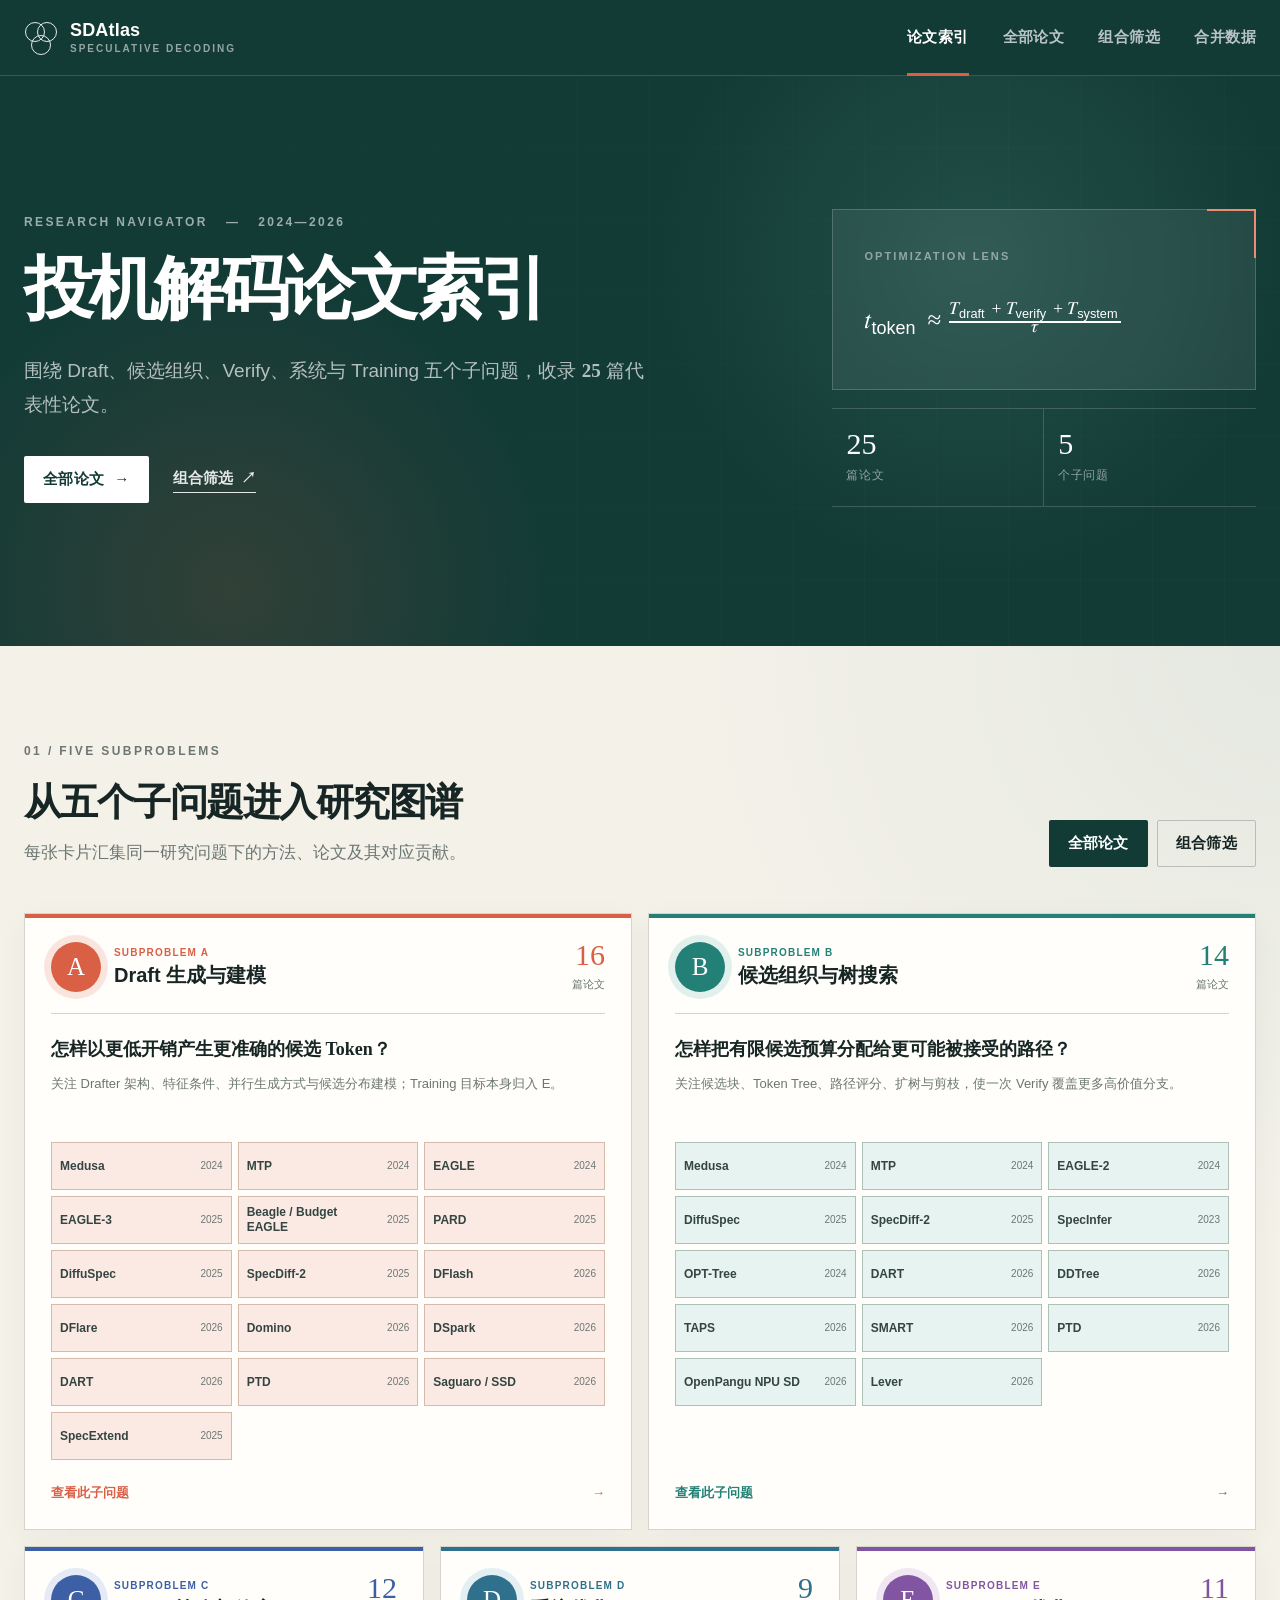
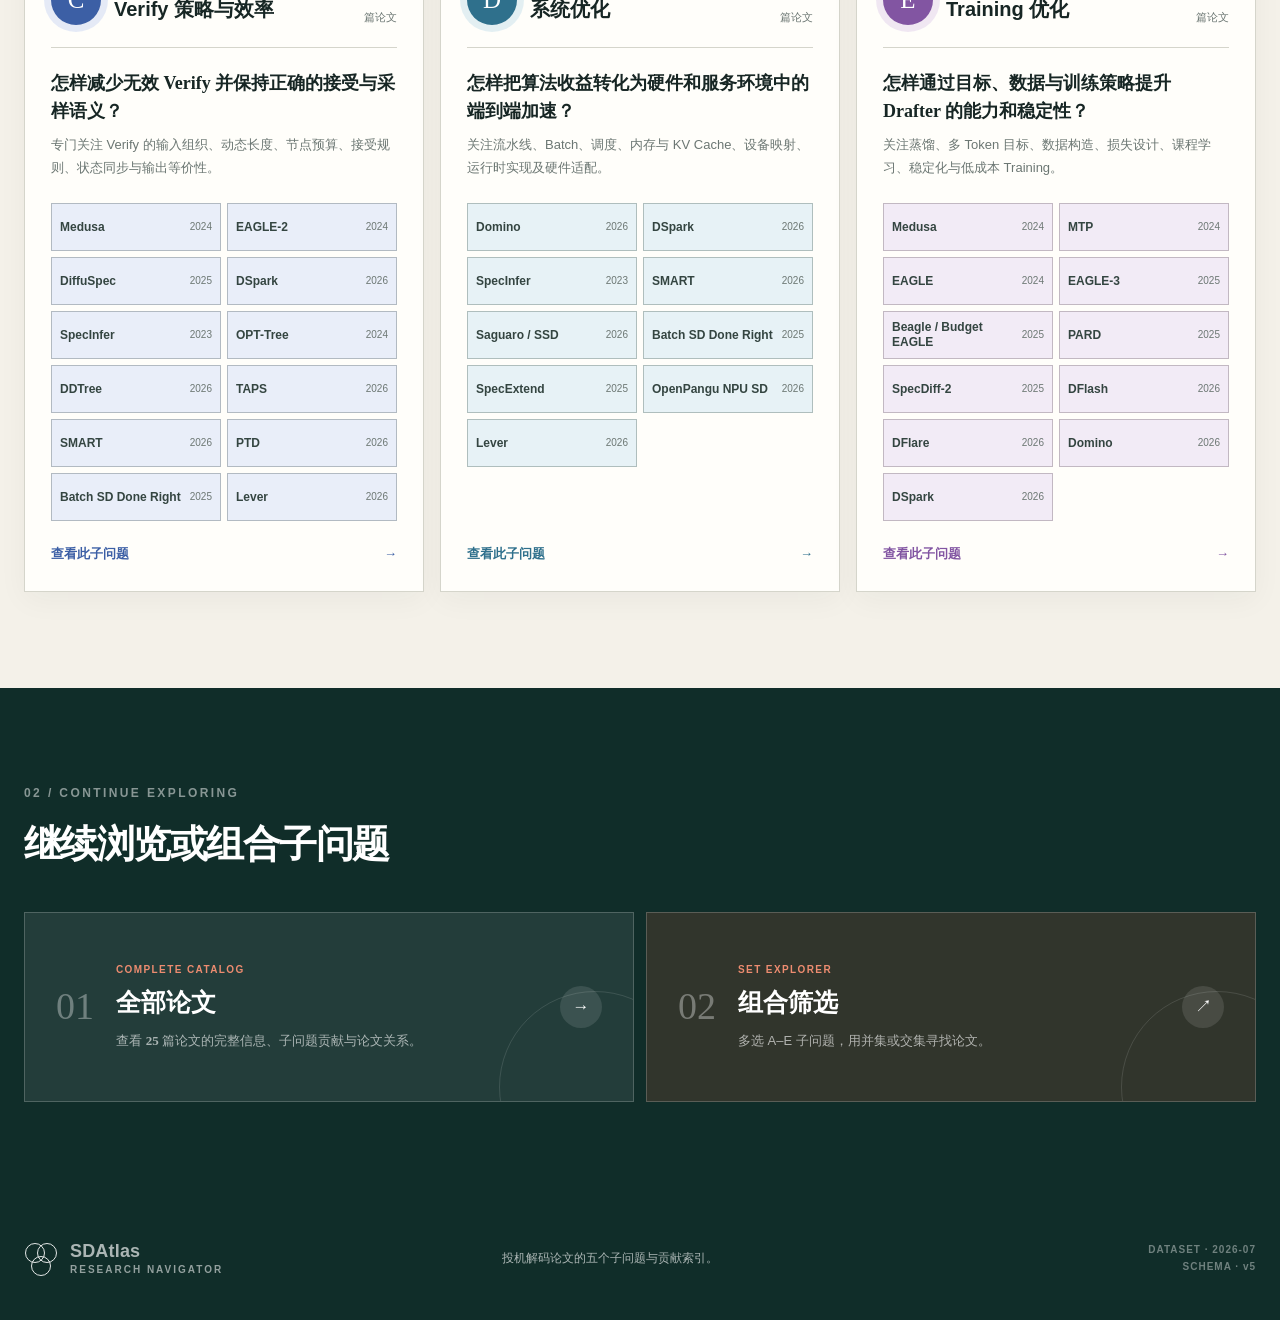
<file: index.html>
<!doctype html>
<html lang="zh-CN">
<head>
  <meta charset="utf-8">
  <meta name="viewport" content="width=device-width, initial-scale=1">
  <meta name="description" content="围绕五个子问题浏览投机解码论文、方法贡献与研究联系。">
  <title>SDAtlas · 投机解码论文索引</title>
  <link rel="stylesheet" href="assets/css/styles.css">
  <link rel="stylesheet" href="assets/css/question-cards.css">
  <script defer src="assets/js/data.js"></script>
  <script defer src="assets/js/ui.js"></script>
  <script defer src="assets/js/index.js"></script>
</head>
<body class="page-home">
  <header class="site-header" id="site-header"></header>

  <main id="main-content">
    <section class="hero hero--home">
      <div class="hero-grid page-shell">
        <div class="hero-copy">
          <p class="eyebrow"><span>RESEARCH NAVIGATOR</span><span>2024—2026</span></p>
          <h1>投机解码论文索引</h1>
          <p class="hero-lede">围绕 Draft、候选组织、Verify、系统与 Training 五个子问题，收录 <span id="hero-paper-count">—</span> 篇代表性论文。</p>
          <div class="hero-actions">
            <a class="button button-light" href="papers.html">全部论文 <span aria-hidden="true">→</span></a>
            <a class="text-link text-link--light" href="explorer.html">组合筛选 <span aria-hidden="true">↗</span></a>
          </div>
        </div>
        <div class="hero-side">
          <div class="formula-card" aria-label="投机解码每 token 延迟近似公式">
            <span class="formula-label">OPTIMIZATION LENS</span>
            <div class="formula">
              <math aria-label="t token 约等于 Draft、Verify 与系统时间之和除以接受长度 tau">
                <mrow>
                  <msub><mi>t</mi><mtext>token</mtext></msub>
                  <mo>≈</mo>
                  <mfrac>
                    <mrow>
                      <msub><mi>T</mi><mtext>draft</mtext></msub>
                      <mo>+</mo>
                      <msub><mi>T</mi><mtext>verify</mtext></msub>
                      <mo>+</mo>
                      <msub><mi>T</mi><mtext>system</mtext></msub>
                    </mrow>
                    <mi>τ</mi>
                  </mfrac>
                </mrow>
              </math>
            </div>
          </div>
          <dl class="hero-stats" id="hero-stats" aria-label="数据集统计"></dl>
        </div>
      </div>
    </section>

    <section class="section question-section" id="subproblems">
      <div class="page-shell">
        <header class="section-heading section-heading--split">
          <div>
            <p class="section-index">01 / FIVE SUBPROBLEMS</p>
            <h2>从五个子问题进入研究图谱</h2>
            <p>每张卡片汇集同一研究问题下的方法、论文及其对应贡献。</p>
          </div>
          <div class="question-heading-actions">
            <a class="button button-primary" href="papers.html">全部论文</a>
            <a class="button button-secondary" href="explorer.html">组合筛选</a>
          </div>
        </header>
        <div class="question-card-grid" id="subproblem-grid"></div>
      </div>
    </section>

    <section class="section home-routes-section">
      <div class="page-shell">
        <header class="section-heading">
          <p class="section-index">02 / CONTINUE EXPLORING</p>
          <h2>继续浏览或组合子问题</h2>
        </header>
        <div class="home-routes">
          <a class="home-route home-route--papers" href="papers.html">
            <span class="home-route__index">01</span>
            <span class="home-route__copy"><small>COMPLETE CATALOG</small><strong>全部论文</strong>
              <span>查看 <b class="route-paper-count">—</b> 篇论文的完整信息、子问题贡献与论文关系。</span></span>
            <i aria-hidden="true">→</i>
          </a>
          <a class="home-route home-route--explorer" href="explorer.html">
            <span class="home-route__index">02</span>
            <span class="home-route__copy"><small>SET EXPLORER</small><strong>组合筛选</strong>
              <span>多选 A–E 子问题，用并集或交集寻找论文。</span></span>
            <i aria-hidden="true">↗</i>
          </a>
        </div>
      </div>
    </section>
  </main>

  <footer class="site-footer" id="site-footer"></footer>
</body>
</html>
</file>
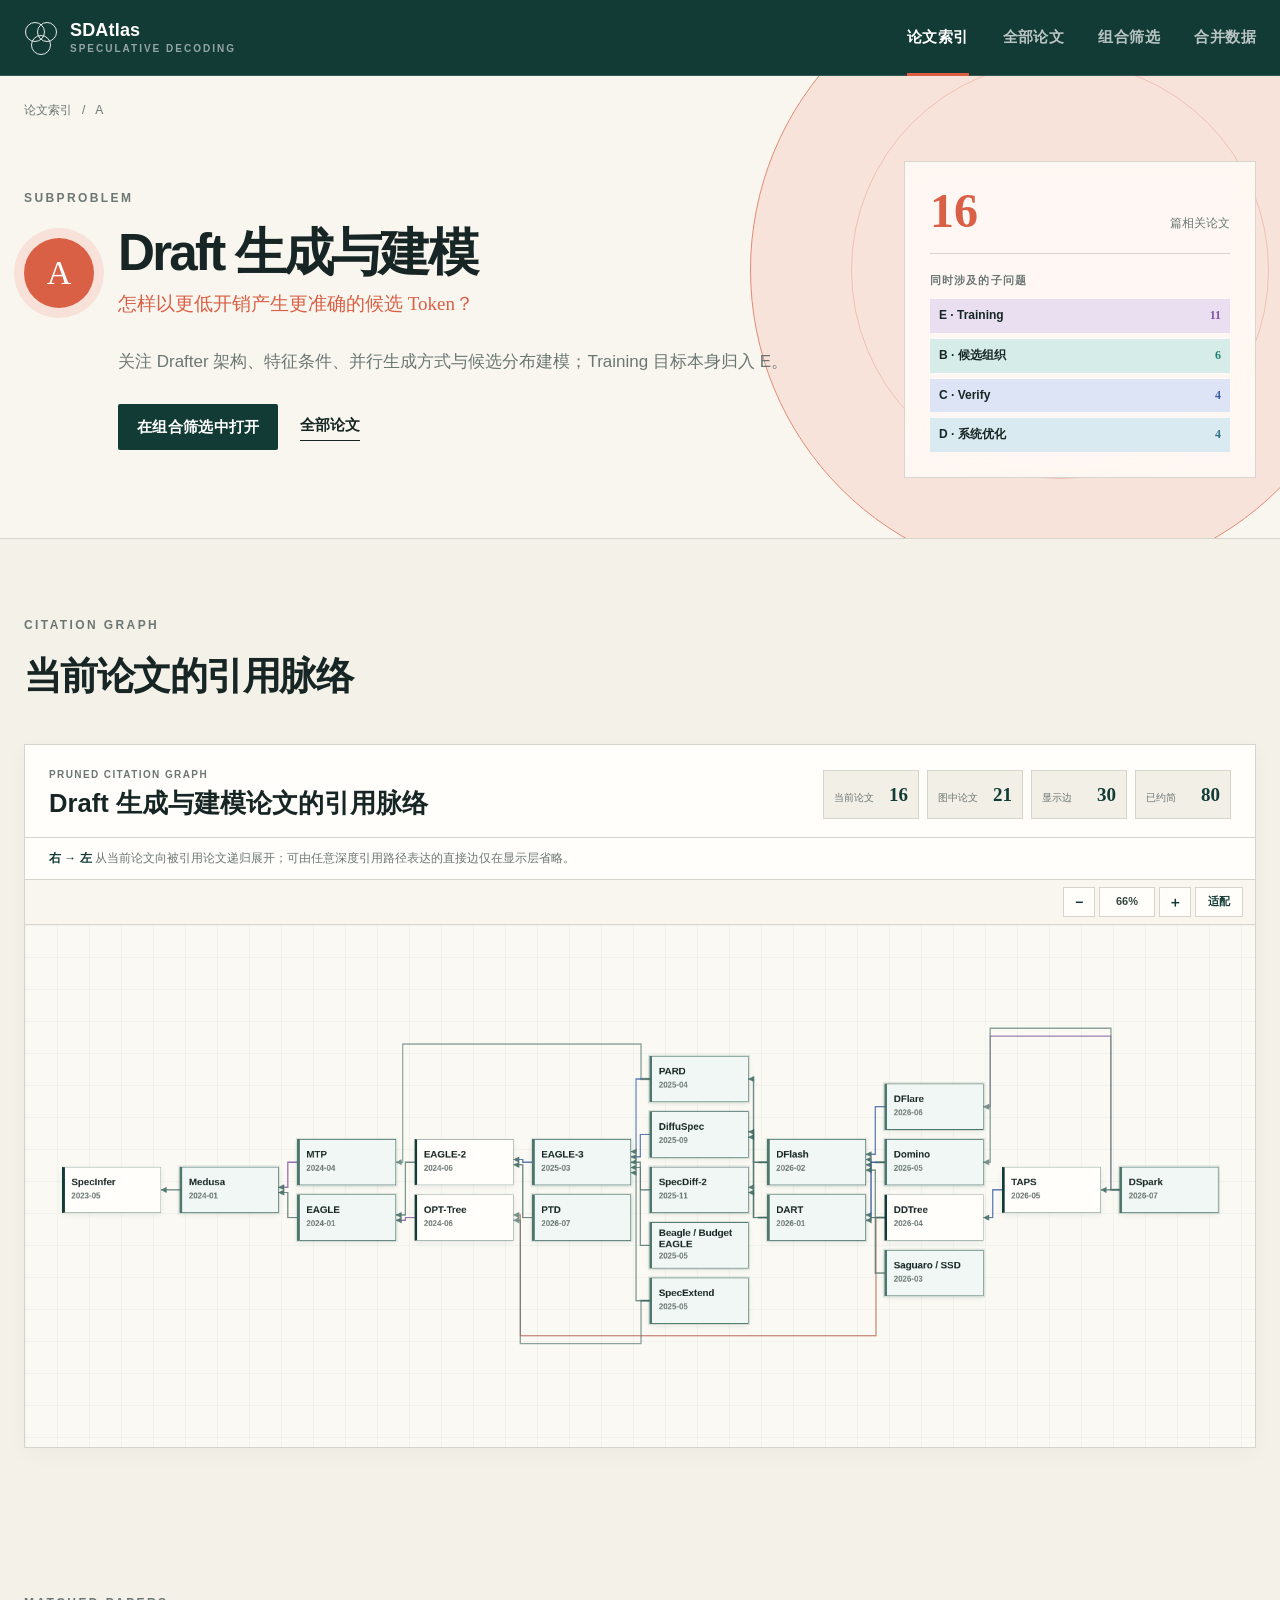
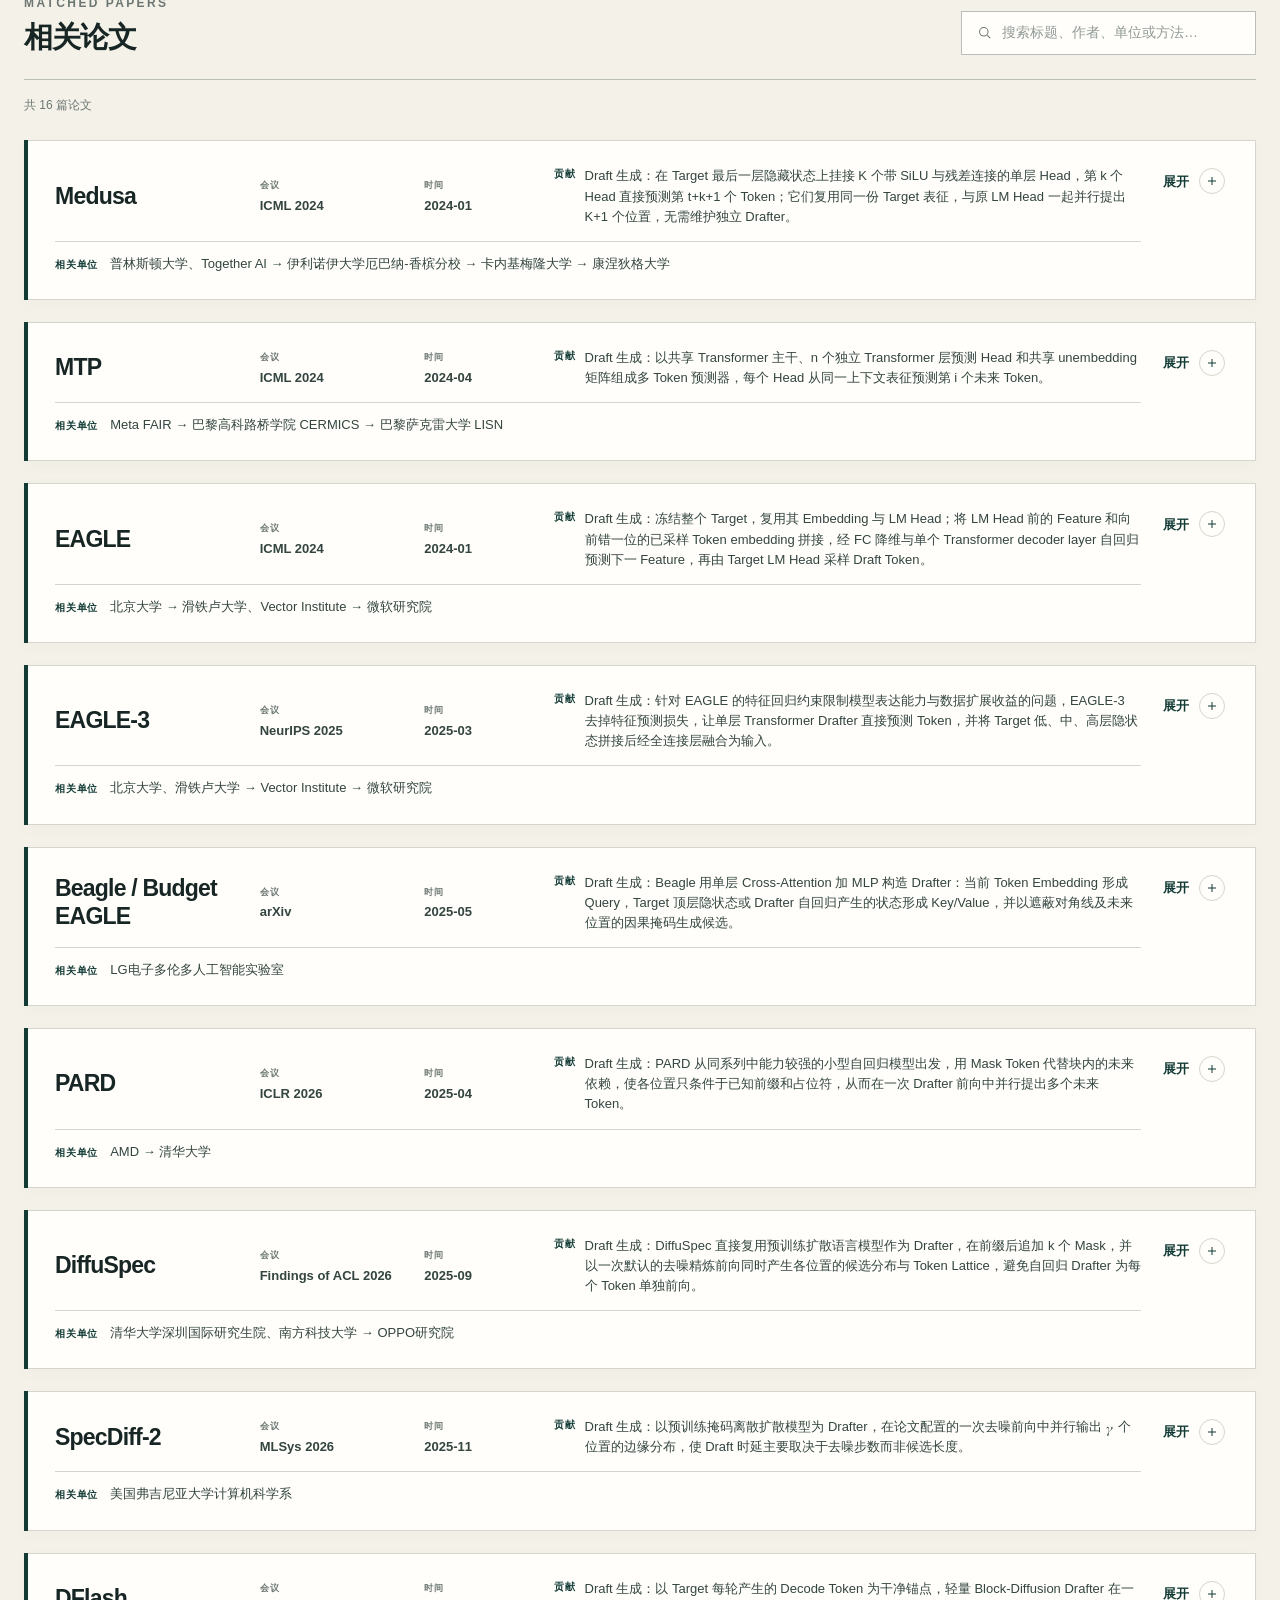
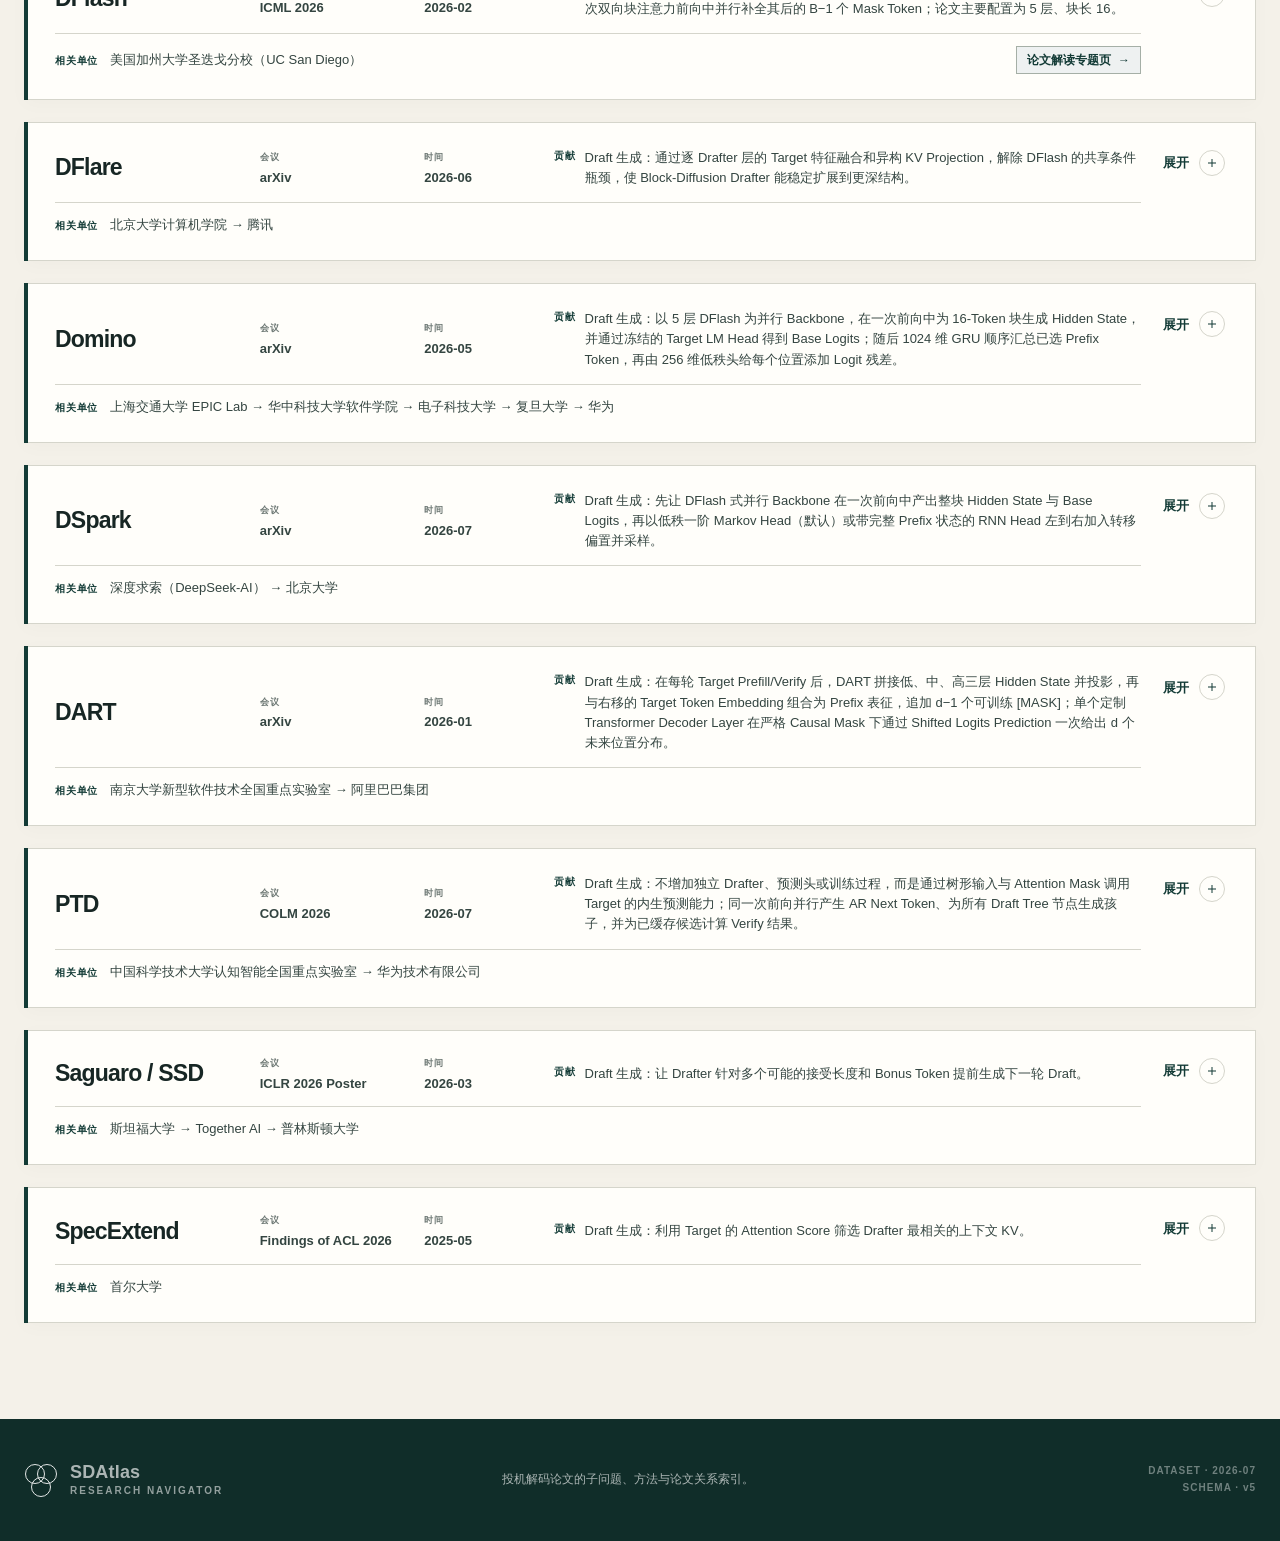
<file: category.html>
<!doctype html>
<html lang="zh-CN">
<head>
  <meta charset="utf-8">
  <meta name="viewport" content="width=device-width, initial-scale=1">
  <meta name="description" content="浏览 SDAtlas 中一个投机解码子问题的相关论文、贡献与引用脉络。">
  <title>子问题详情 · SDAtlas</title>
  <link rel="stylesheet" href="assets/css/styles.css">
  <link rel="stylesheet" href="assets/css/paper-details.css">
  <link rel="stylesheet" href="assets/css/citation-graph.css">
  <script defer src="assets/js/data.js"></script>
  <script defer src="assets/js/ui.js"></script>
  <script defer src="assets/js/citation-graph.js"></script>
  <script defer src="assets/js/category.js"></script>
</head>
<body class="page-category">
  <header class="site-header" id="site-header"></header>
  <main id="main-content">
    <section class="detail-hero" id="category-hero"></section>

    <section class="section page-shell citation-section" aria-labelledby="citation-heading">
      <header class="section-heading">
        <p class="section-index">CITATION GRAPH</p>
        <h2 id="citation-heading">当前论文的引用脉络</h2>
      </header>
      <div id="citation-graph"></div>
    </section>

    <section class="section section--list page-shell">
      <div class="list-toolbar">
        <div>
          <p class="section-index">MATCHED PAPERS</p>
          <h2 id="list-title">相关论文</h2>
        </div>
        <label class="search-control">
          <span class="sr-only">在当前子问题中搜索</span>
          <svg aria-hidden="true" viewBox="0 0 24 24"><circle cx="11" cy="11" r="6"></circle><path d="m16 16 4 4"></path></svg>
          <input id="list-search" type="search" autocomplete="off" placeholder="搜索标题、作者、单位或方法…">
        </label>
      </div>
      <p class="result-line" id="result-line" aria-live="polite"></p>
      <div class="paper-list" id="paper-list"></div>
    </section>
  </main>
  <footer class="site-footer" id="site-footer"></footer>
</body>
</html>
</file>
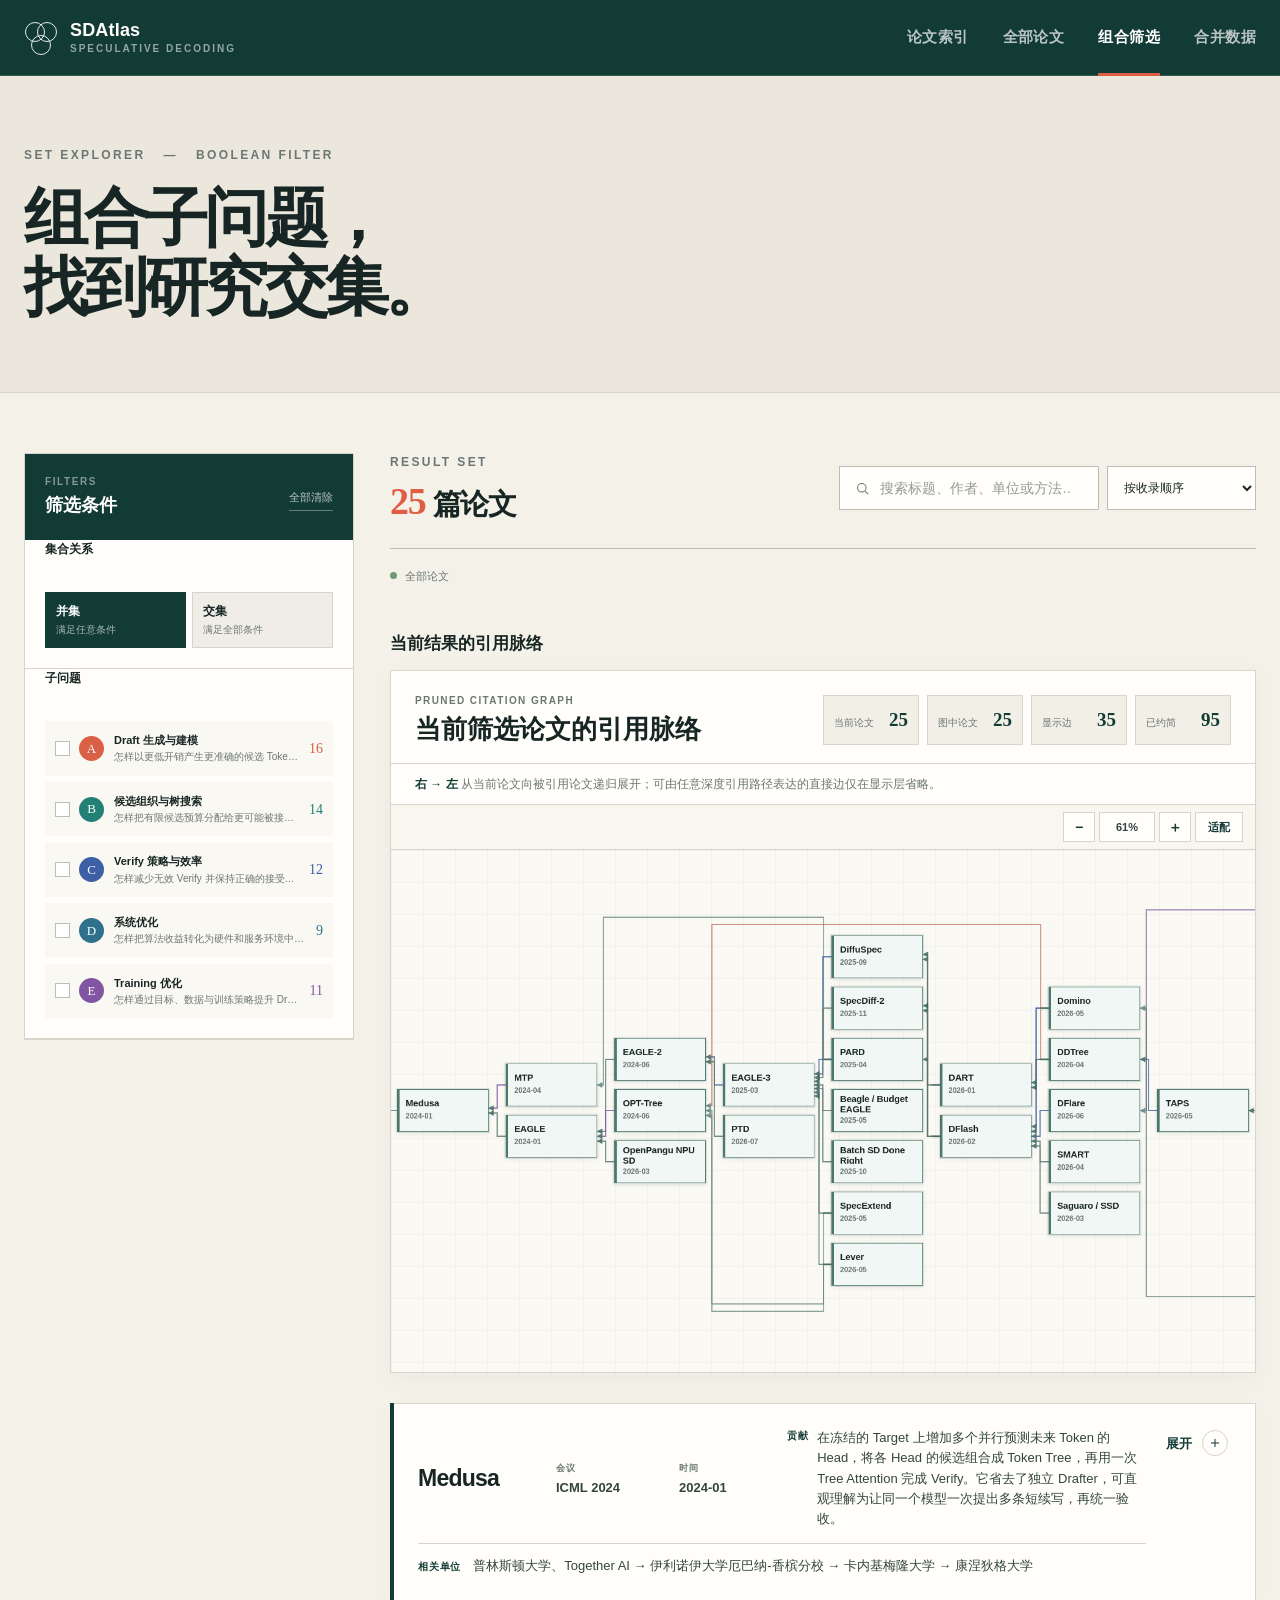
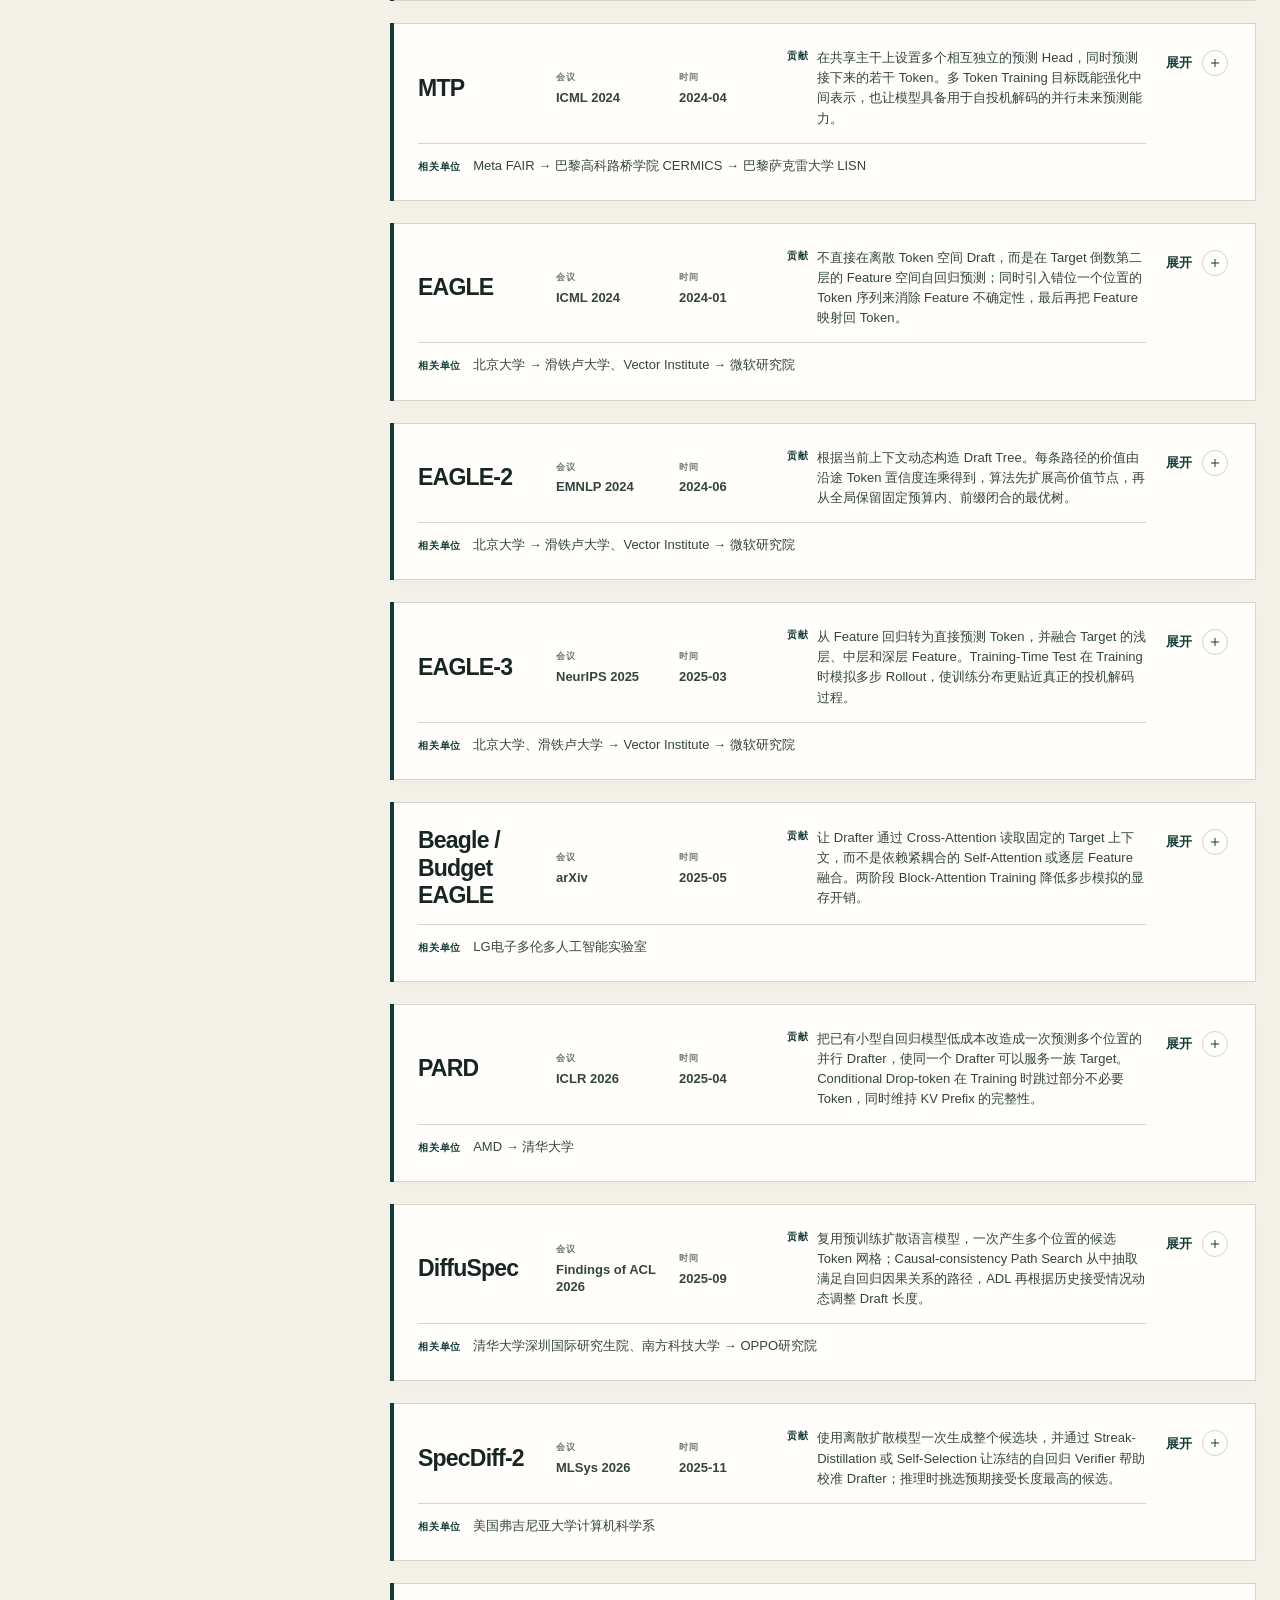
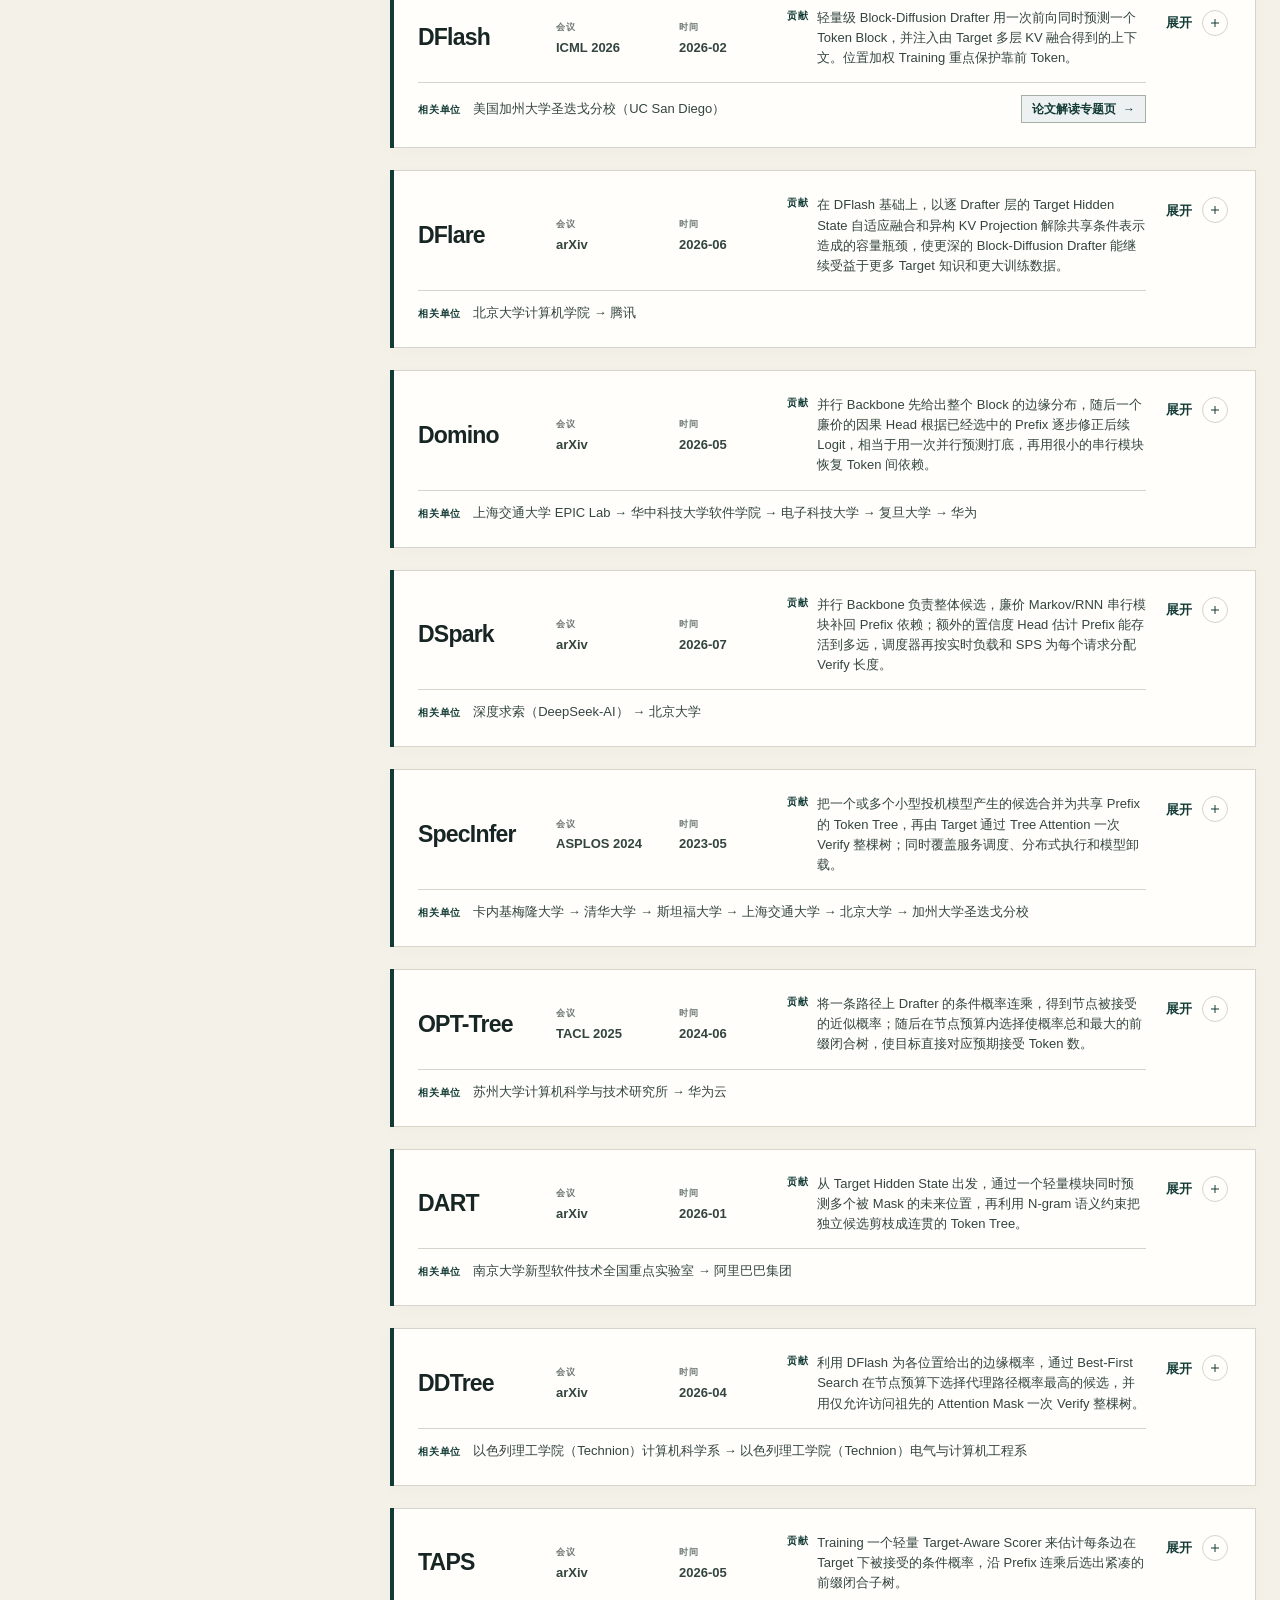
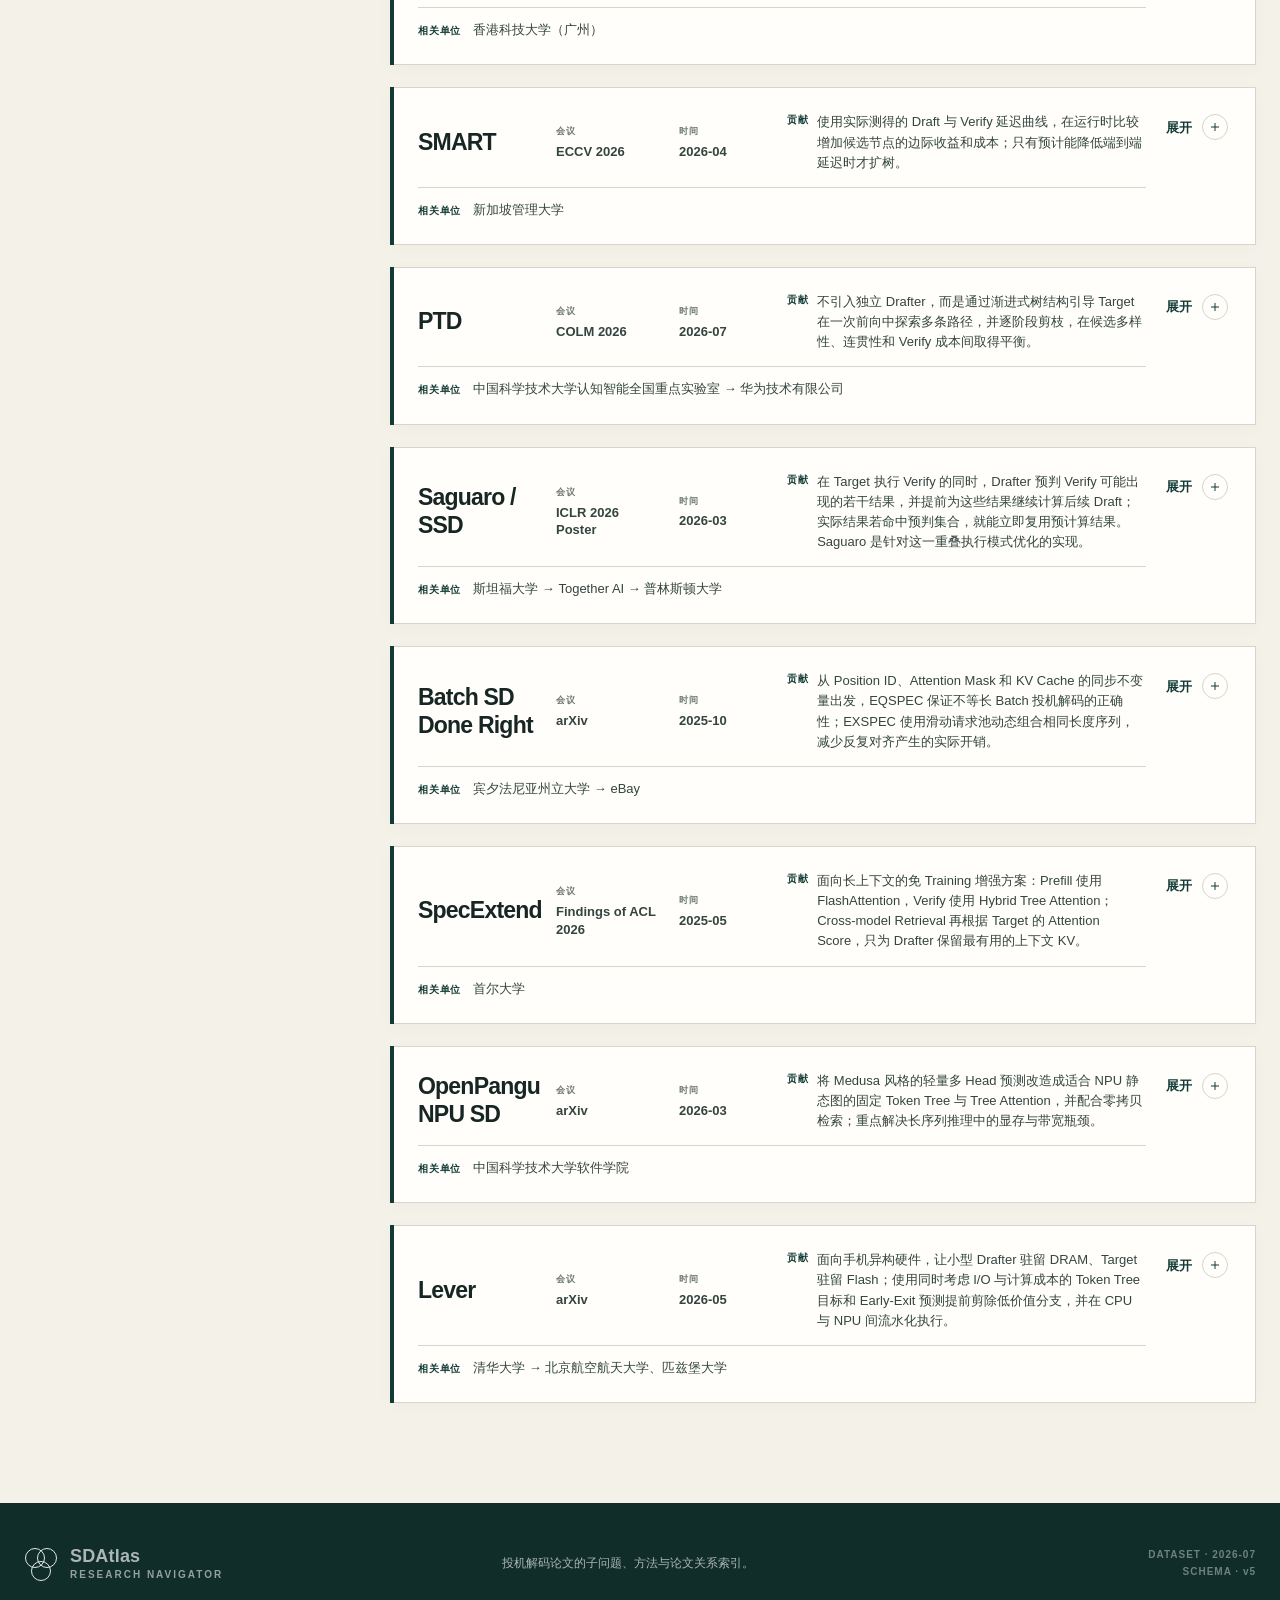
<file: explorer.html>
<!doctype html>
<html lang="zh-CN">
<head>
  <meta charset="utf-8">
  <meta name="viewport" content="width=device-width, initial-scale=1">
  <meta name="description" content="多选 A–E 子问题，以并集或交集筛选投机解码论文并查看引用脉络。">
  <title>组合筛选 · SDAtlas</title>
  <link rel="stylesheet" href="assets/css/styles.css">
  <link rel="stylesheet" href="assets/css/paper-details.css">
  <link rel="stylesheet" href="assets/css/citation-graph.css">
  <script defer src="assets/js/data.js"></script>
  <script defer src="assets/js/ui.js"></script>
  <script defer src="assets/js/citation-graph.js"></script>
  <script defer src="assets/js/explorer.js"></script>
</head>
<body class="page-explorer">
  <header class="site-header" id="site-header"></header>
  <main id="main-content">
    <section class="explorer-hero">
      <div class="page-shell explorer-hero__grid">
        <div>
          <p class="eyebrow eyebrow--dark"><span>SET EXPLORER</span><span>BOOLEAN FILTER</span></p>
          <h1>组合子问题，<br>找到研究交集。</h1>
        </div>
      </div>
    </section>

    <section class="explorer-layout page-shell">
      <aside class="filter-panel" aria-label="筛选条件">
        <div class="filter-panel__top">
          <div><span>FILTERS</span><strong>筛选条件</strong></div>
          <button id="clear-filters" class="plain-button" type="button">全部清除</button>
        </div>

        <fieldset class="mode-fieldset">
          <legend>集合关系</legend>
          <div class="mode-toggle">
            <label><input type="radio" name="mode" value="union" checked><span><strong>并集</strong><small>满足任意条件</small></span></label>
            <label><input type="radio" name="mode" value="intersection"><span><strong>交集</strong><small>满足全部条件</small></span></label>
          </div>
        </fieldset>

        <fieldset class="filter-fieldset">
          <legend><span>子问题</span></legend>
          <div id="subproblem-options" class="filter-options"></div>
        </fieldset>
      </aside>

      <section class="results-panel" aria-label="筛选结果">
        <div class="results-toolbar">
          <div>
            <p class="section-index">RESULT SET</p>
            <h2><span id="result-count">25</span> 篇论文</h2>
          </div>
          <div class="results-controls">
            <label class="search-control">
              <span class="sr-only">搜索结果</span>
              <svg aria-hidden="true" viewBox="0 0 24 24"><circle cx="11" cy="11" r="6"></circle><path d="m16 16 4 4"></path></svg>
              <input id="result-search" type="search" autocomplete="off" placeholder="搜索标题、作者、单位或方法…">
            </label>
            <label class="sort-control"><span class="sr-only">排序方式</span>
              <select id="result-sort">
                <option value="index">按收录顺序</option>
                <option value="newest">时间从新到旧</option>
                <option value="name">按简称排序</option>
                <option value="citations">按被引用数排序</option>
              </select>
            </label>
          </div>
        </div>
        <div class="active-filters" id="active-filters" aria-live="polite"></div>

        <section class="results-citation-section" aria-labelledby="explorer-citation-heading">
          <h3 id="explorer-citation-heading">当前结果的引用脉络</h3>
          <div id="citation-graph"></div>
        </section>

        <div class="paper-list paper-list--explorer" id="explorer-results"></div>
      </section>
    </section>
  </main>
  <footer class="site-footer" id="site-footer"></footer>
</body>
</html>
</file>
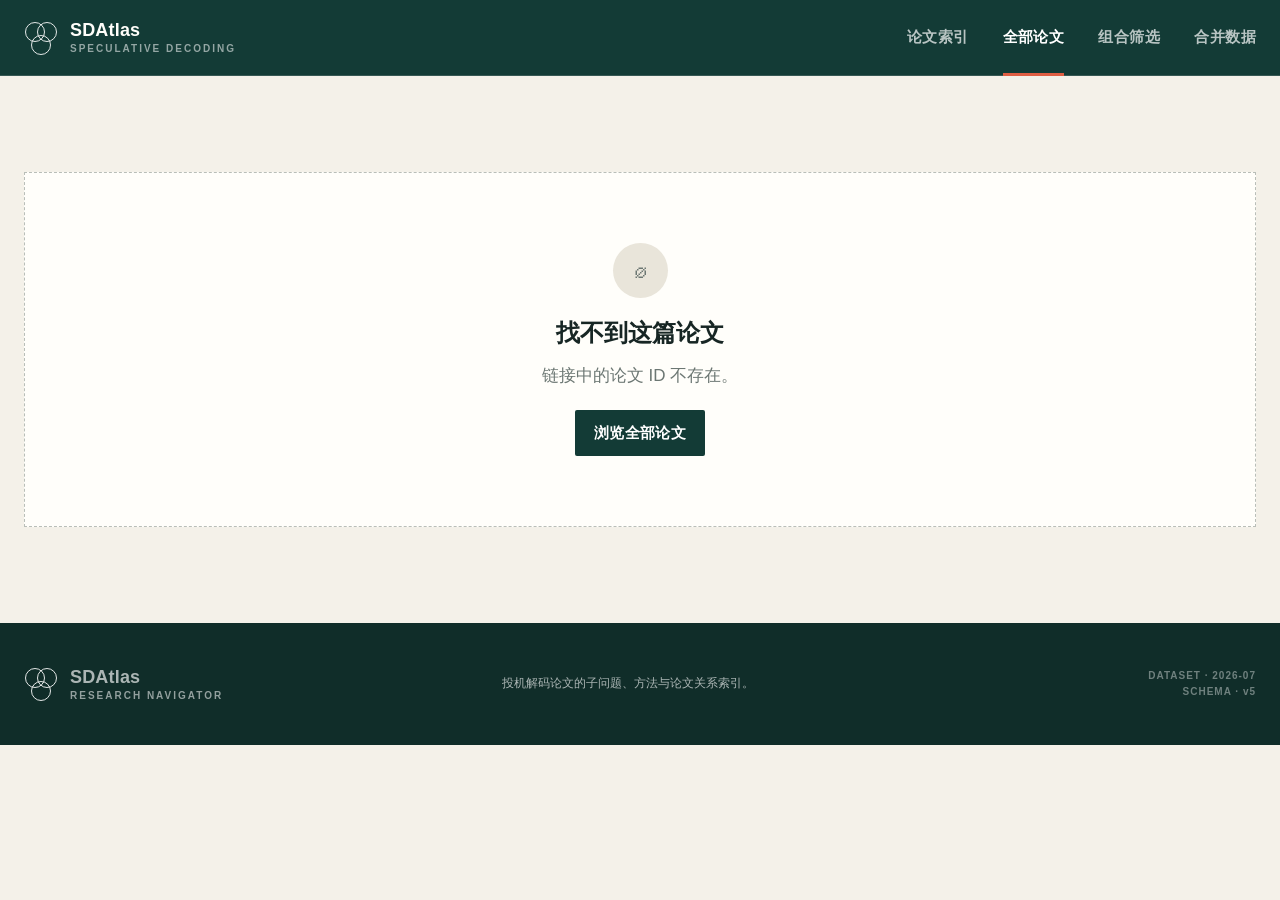
<file: paper.html>
<!doctype html>
<html lang="zh-CN">
<head>
  <meta charset="utf-8">
  <meta name="viewport" content="width=device-width, initial-scale=1">
  <meta name="description" content="SDAtlas 论文详情：完整方法条目、实验、结果、局限、复现信息与引用脉络。">
  <title>论文详情 · SDAtlas</title>
  <link rel="stylesheet" href="assets/css/styles.css">
  <link rel="stylesheet" href="assets/css/paper-details.css">
  <link rel="stylesheet" href="assets/css/citation-graph.css">
  <link rel="stylesheet" href="assets/css/paper-page.css">
  <script defer src="assets/js/data.js"></script>
  <script defer src="assets/js/ui.js"></script>
  <script defer src="assets/js/citation-graph.js"></script>
  <script defer src="assets/js/paper.js"></script>
</head>
<body class="page-paper">
  <header class="site-header" id="site-header"></header>
  <main id="main-content"><div id="paper-page"></div></main>
  <footer class="site-footer" id="site-footer"></footer>
</body>
</html>
</file>
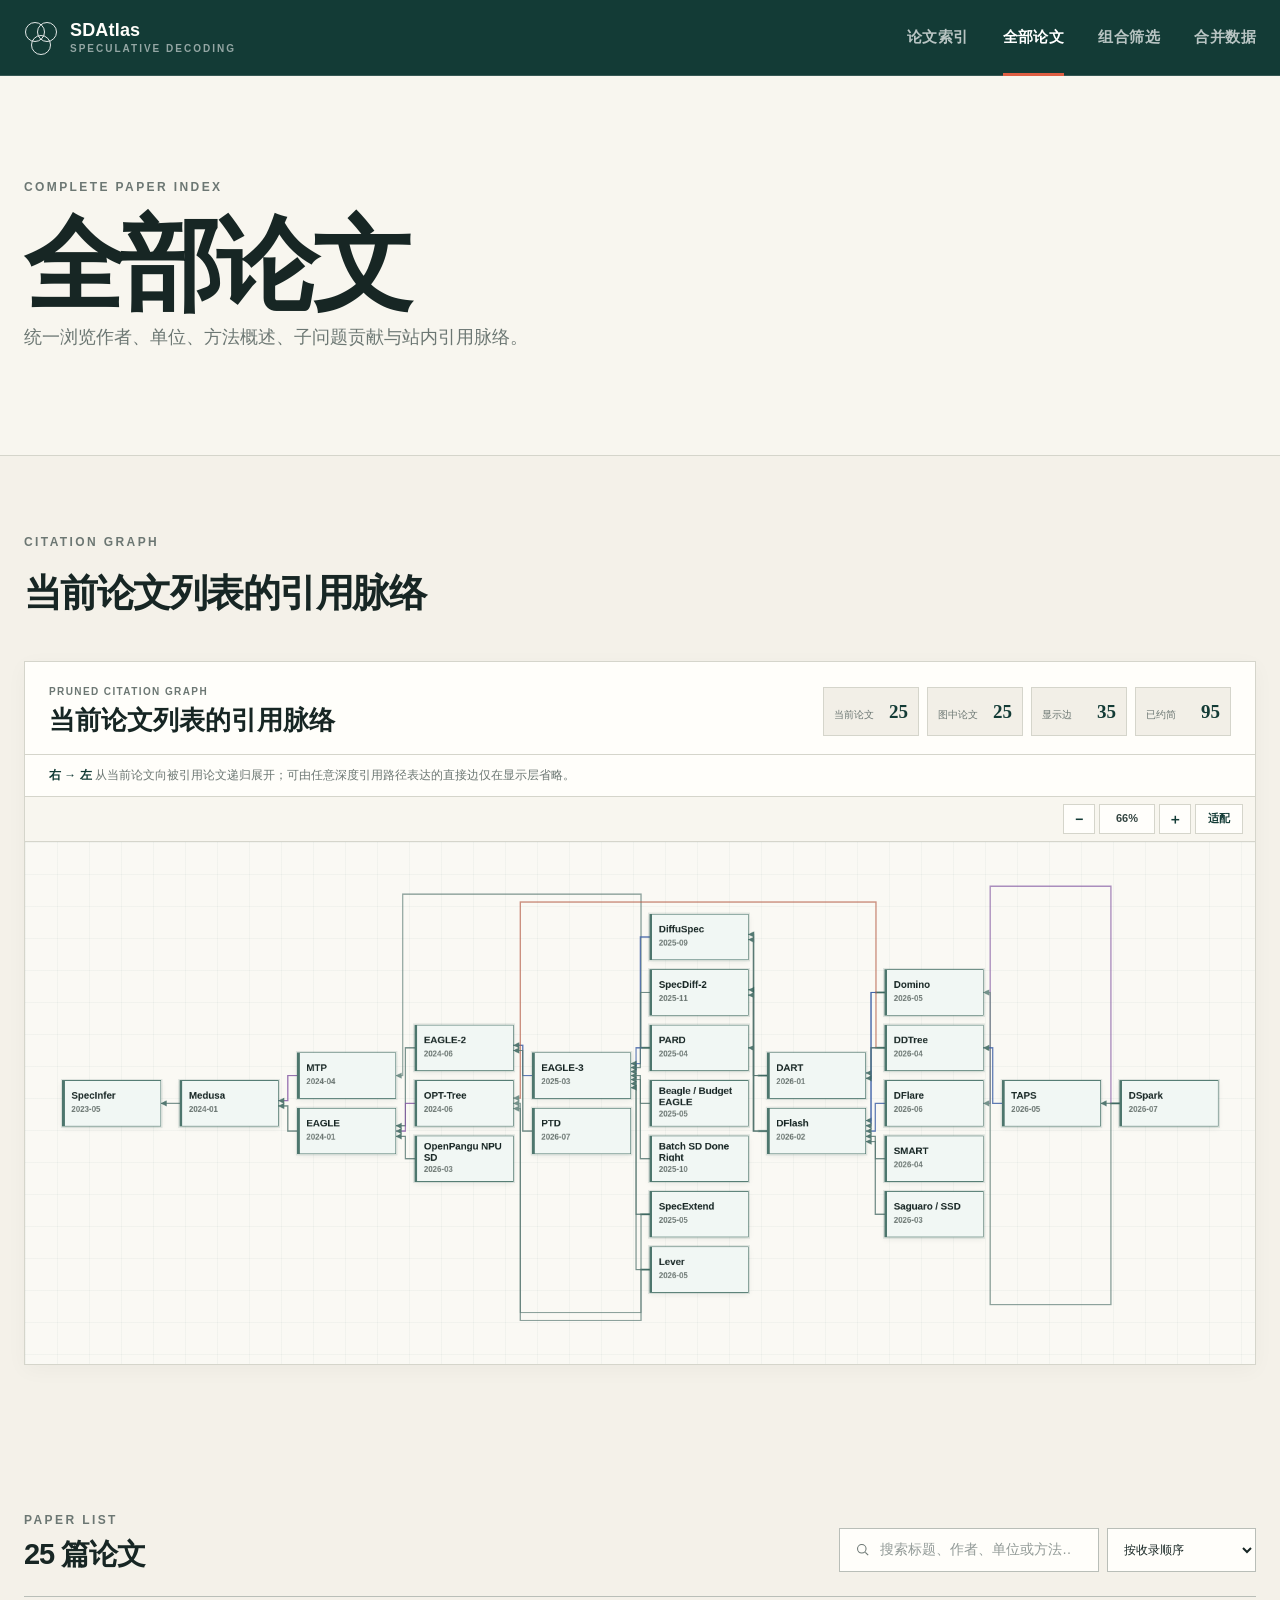
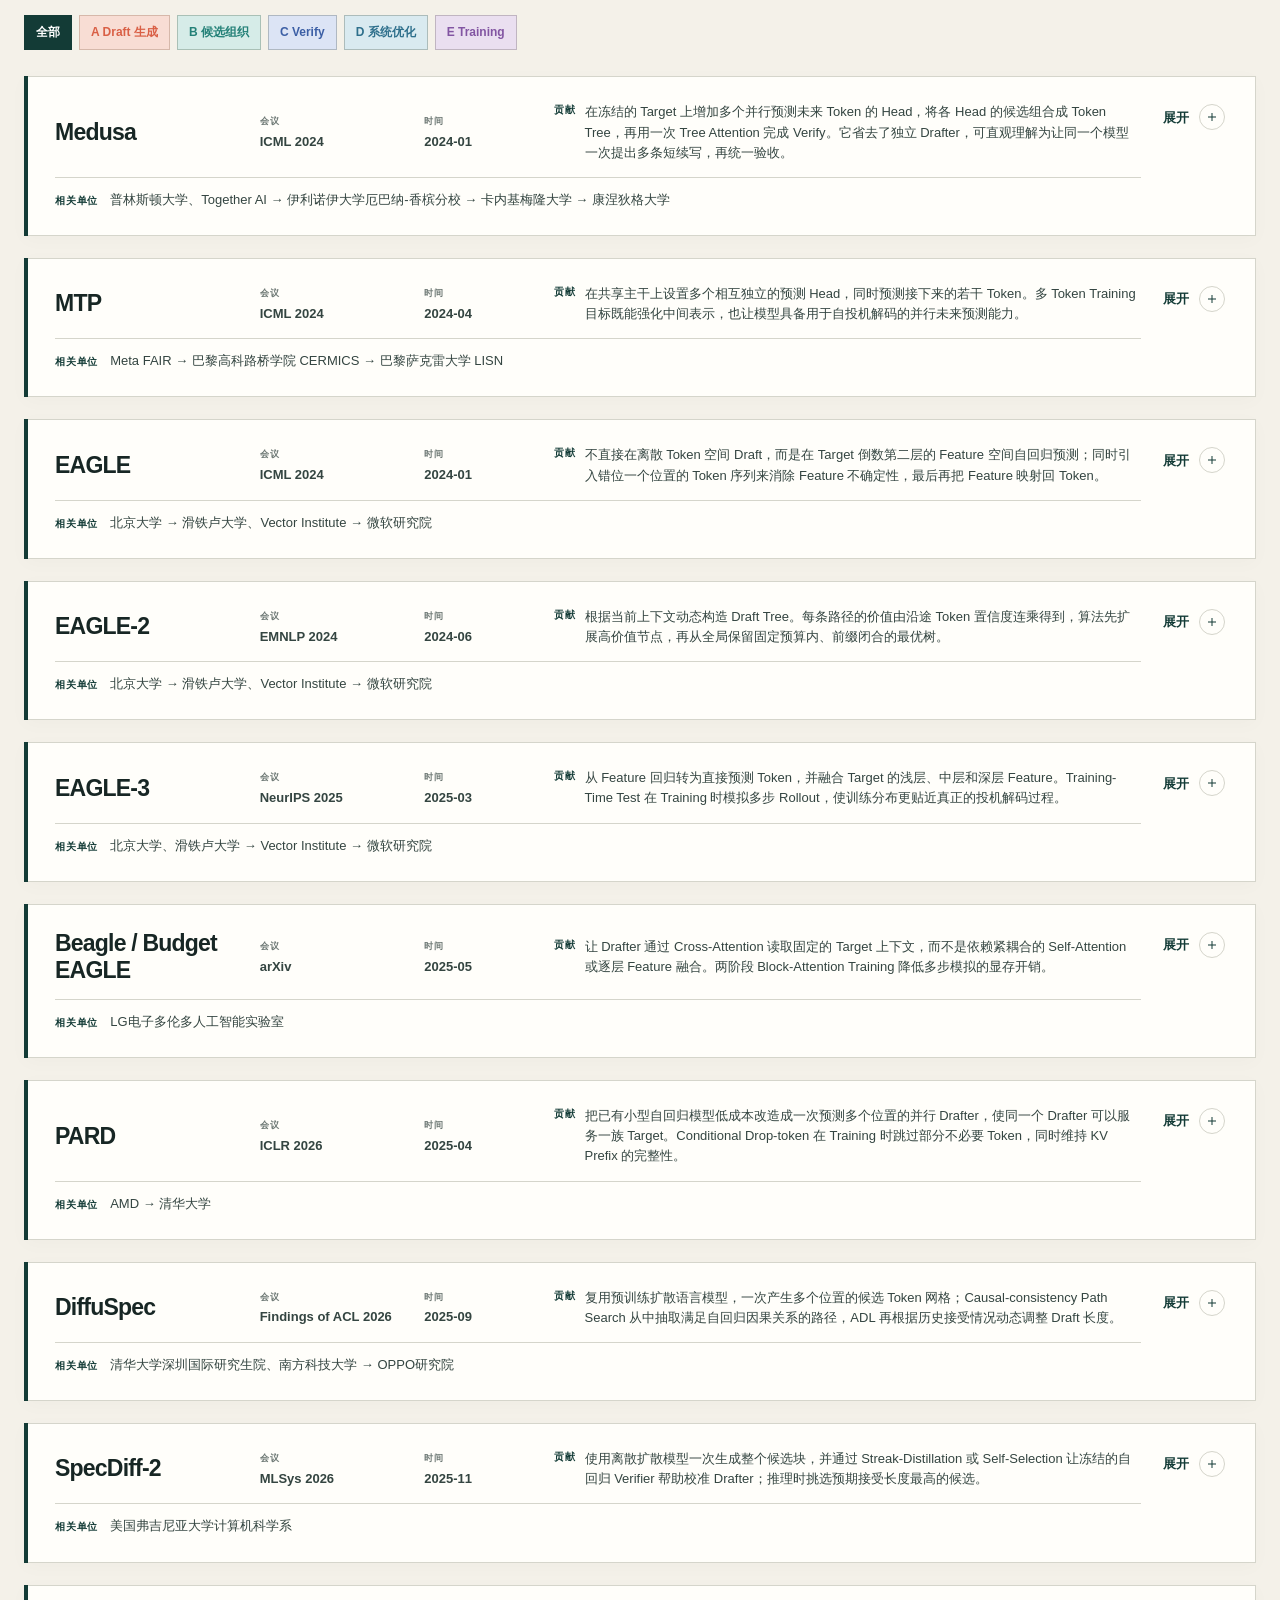
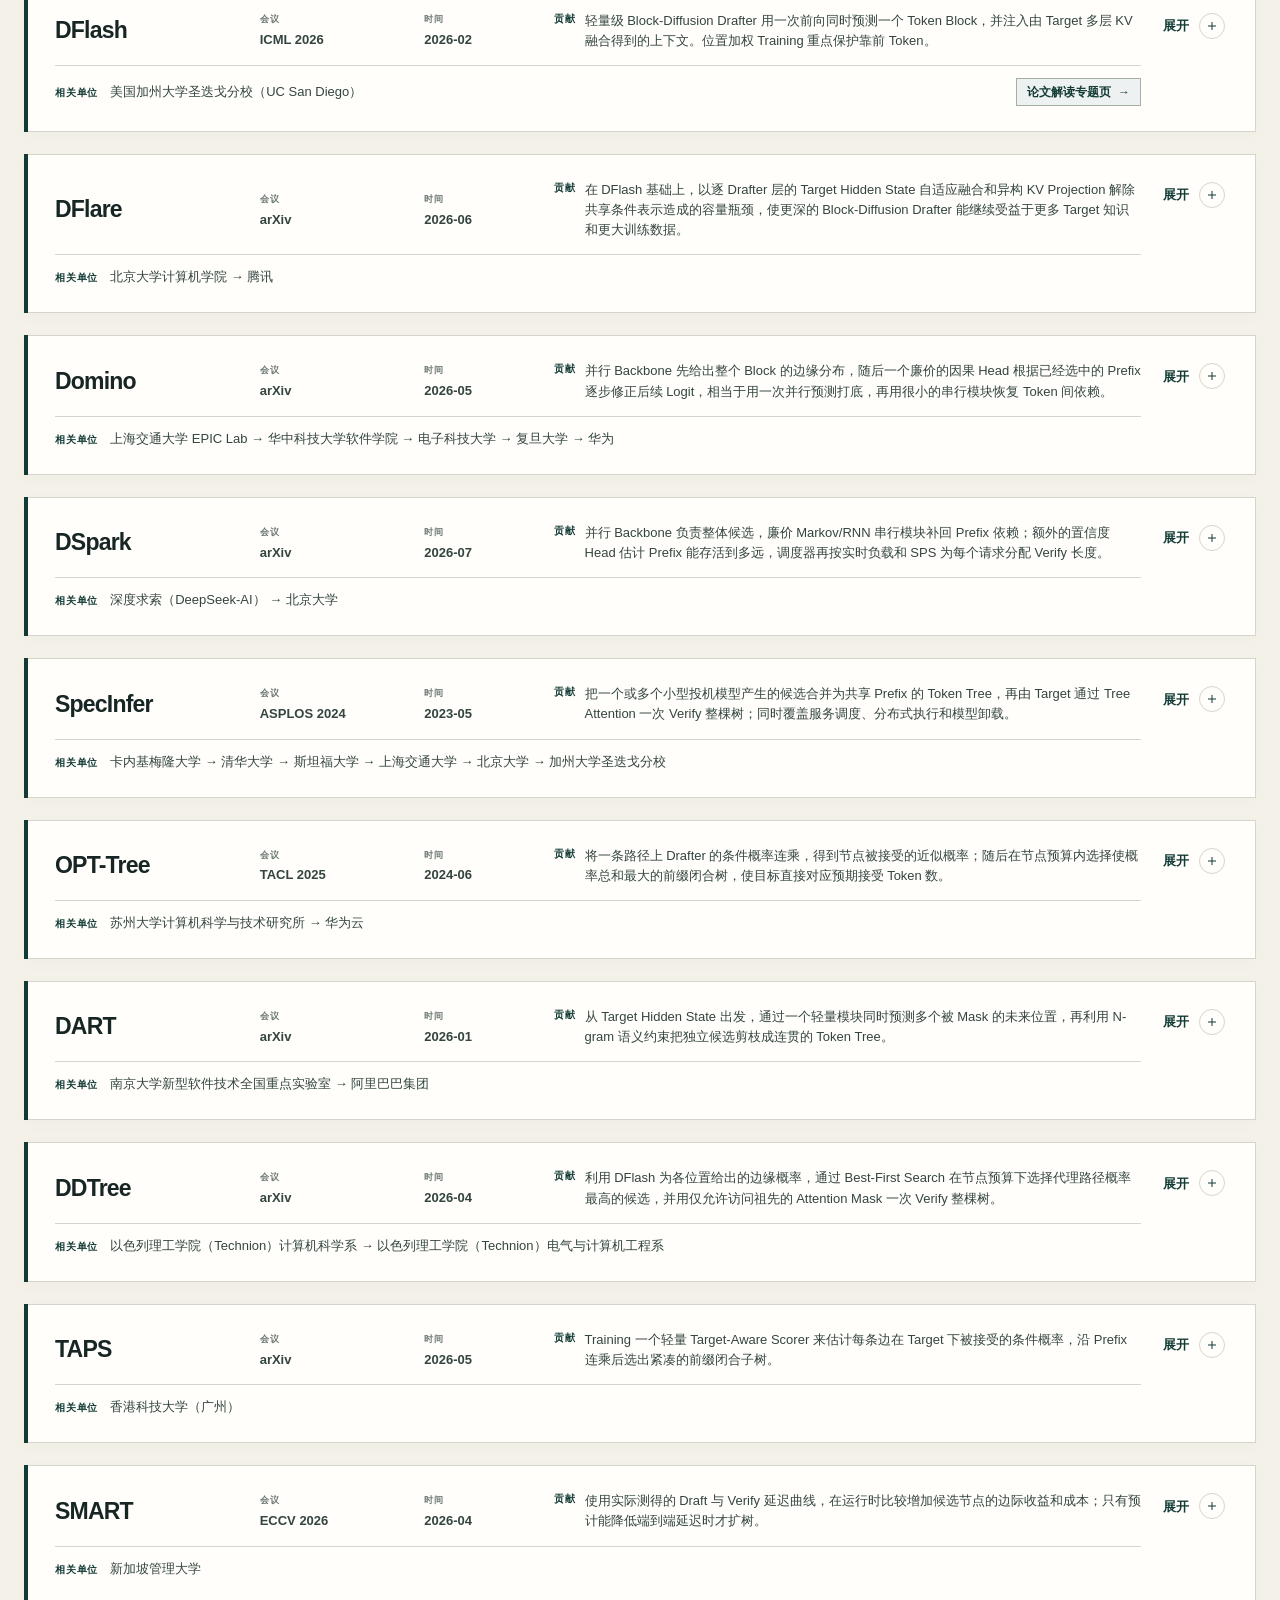
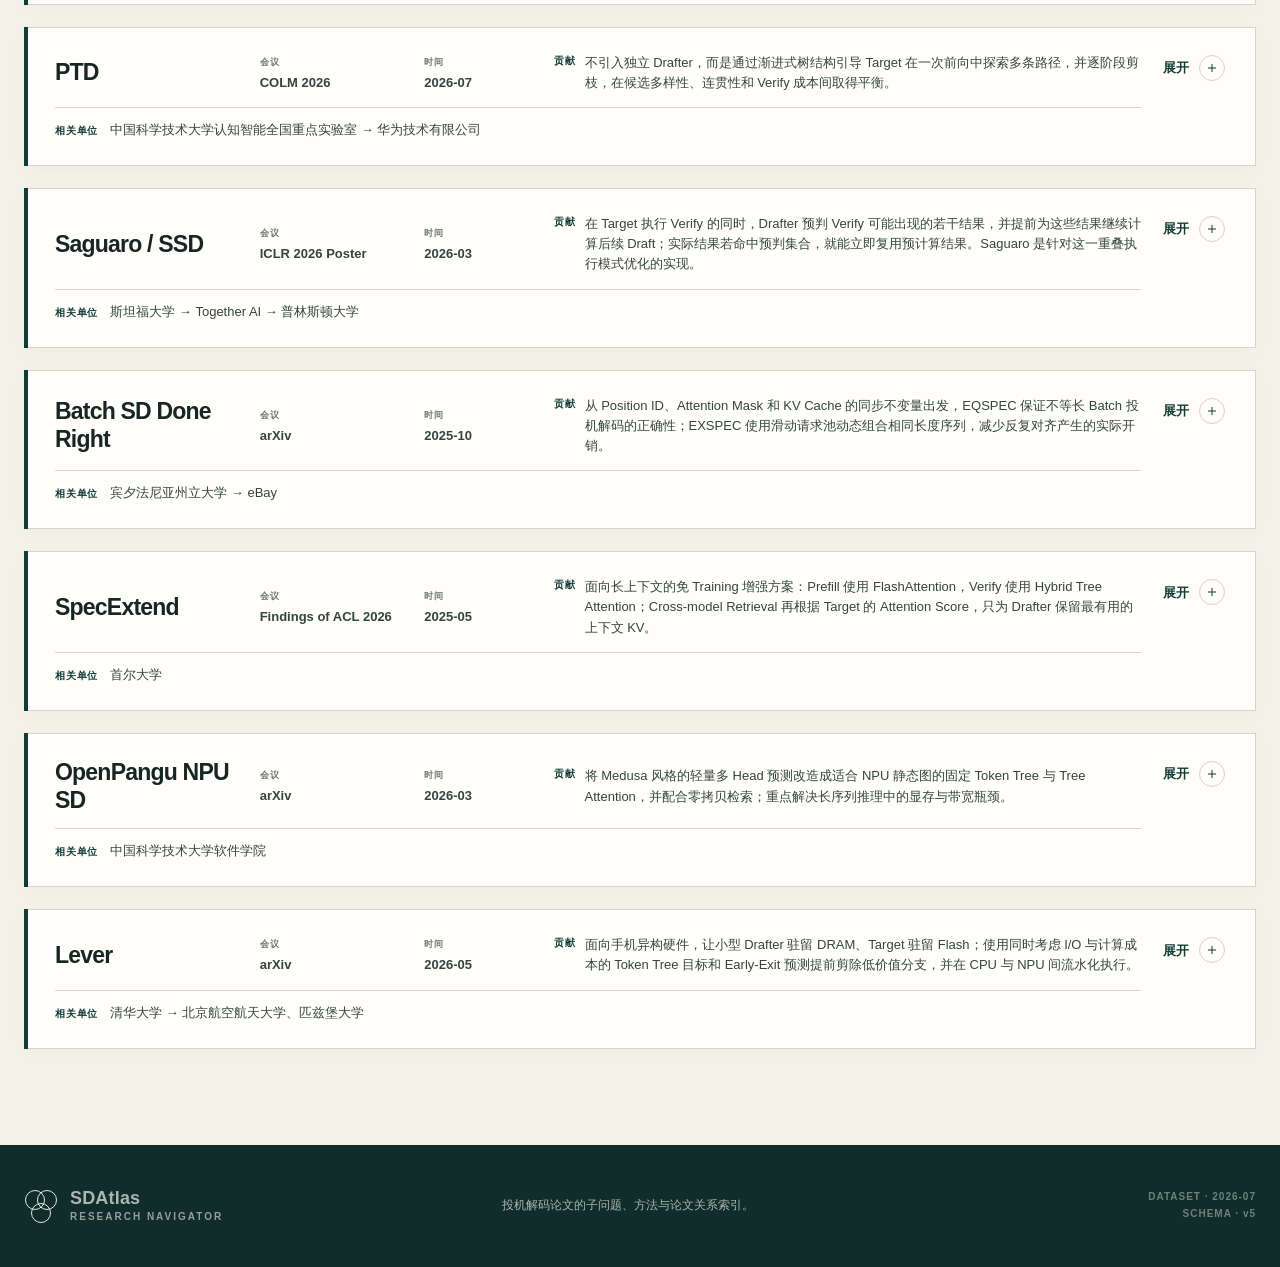
<file: papers.html>
<!doctype html>
<html lang="zh-CN">
<head>
  <meta charset="utf-8">
  <meta name="viewport" content="width=device-width, initial-scale=1">
  <meta name="description" content="浏览 SDAtlas 收录的全部投机解码论文、方法信息和引用脉络。">
  <title>全部论文 · SDAtlas</title>
  <link rel="stylesheet" href="assets/css/styles.css">
  <link rel="stylesheet" href="assets/css/paper-details.css">
  <link rel="stylesheet" href="assets/css/citation-graph.css">
  <script defer src="assets/js/data.js"></script>
  <script defer src="assets/js/ui.js"></script>
  <script defer src="assets/js/citation-graph.js"></script>
  <script defer src="assets/js/papers.js"></script>
</head>
<body class="page-papers">
  <header class="site-header" id="site-header"></header>
  <main id="main-content">
    <section class="detail-hero papers-hero">
      <div class="page-shell">
        <p class="section-index">COMPLETE PAPER INDEX</p>
        <h1>全部论文</h1>
        <p>统一浏览作者、单位、方法概述、子问题贡献与站内引用脉络。</p>
      </div>
    </section>

    <section class="section page-shell citation-section" aria-labelledby="all-citation-heading">
      <header class="section-heading">
        <p class="section-index">CITATION GRAPH</p>
        <h2 id="all-citation-heading">当前论文列表的引用脉络</h2>
      </header>
      <div id="citation-graph"></div>
    </section>

    <section class="section section--list page-shell">
      <div class="list-toolbar papers-toolbar">
        <div>
          <p class="section-index">PAPER LIST</p>
          <h2><span id="papers-count">25</span> 篇论文</h2>
        </div>
        <div class="results-controls">
          <label class="search-control">
            <span class="sr-only">搜索全部论文</span>
            <svg aria-hidden="true" viewBox="0 0 24 24"><circle cx="11" cy="11" r="6"></circle><path d="m16 16 4 4"></path></svg>
            <input id="papers-search" type="search" autocomplete="off" placeholder="搜索标题、作者、单位或方法…">
          </label>
          <label class="sort-control"><span class="sr-only">排序方式</span>
            <select id="papers-sort">
              <option value="index">按收录顺序</option>
              <option value="newest">时间从新到旧</option>
              <option value="name">按简称排序</option>
              <option value="citations">按被引用数排序</option>
            </select>
          </label>
        </div>
      </div>
      <div class="paper-quick-filters" id="paper-quick-filters" aria-label="按子问题快速筛选"></div>
      <div class="paper-list" id="all-paper-list"></div>
    </section>
  </main>
  <footer class="site-footer" id="site-footer"></footer>
</body>
</html>
</file>
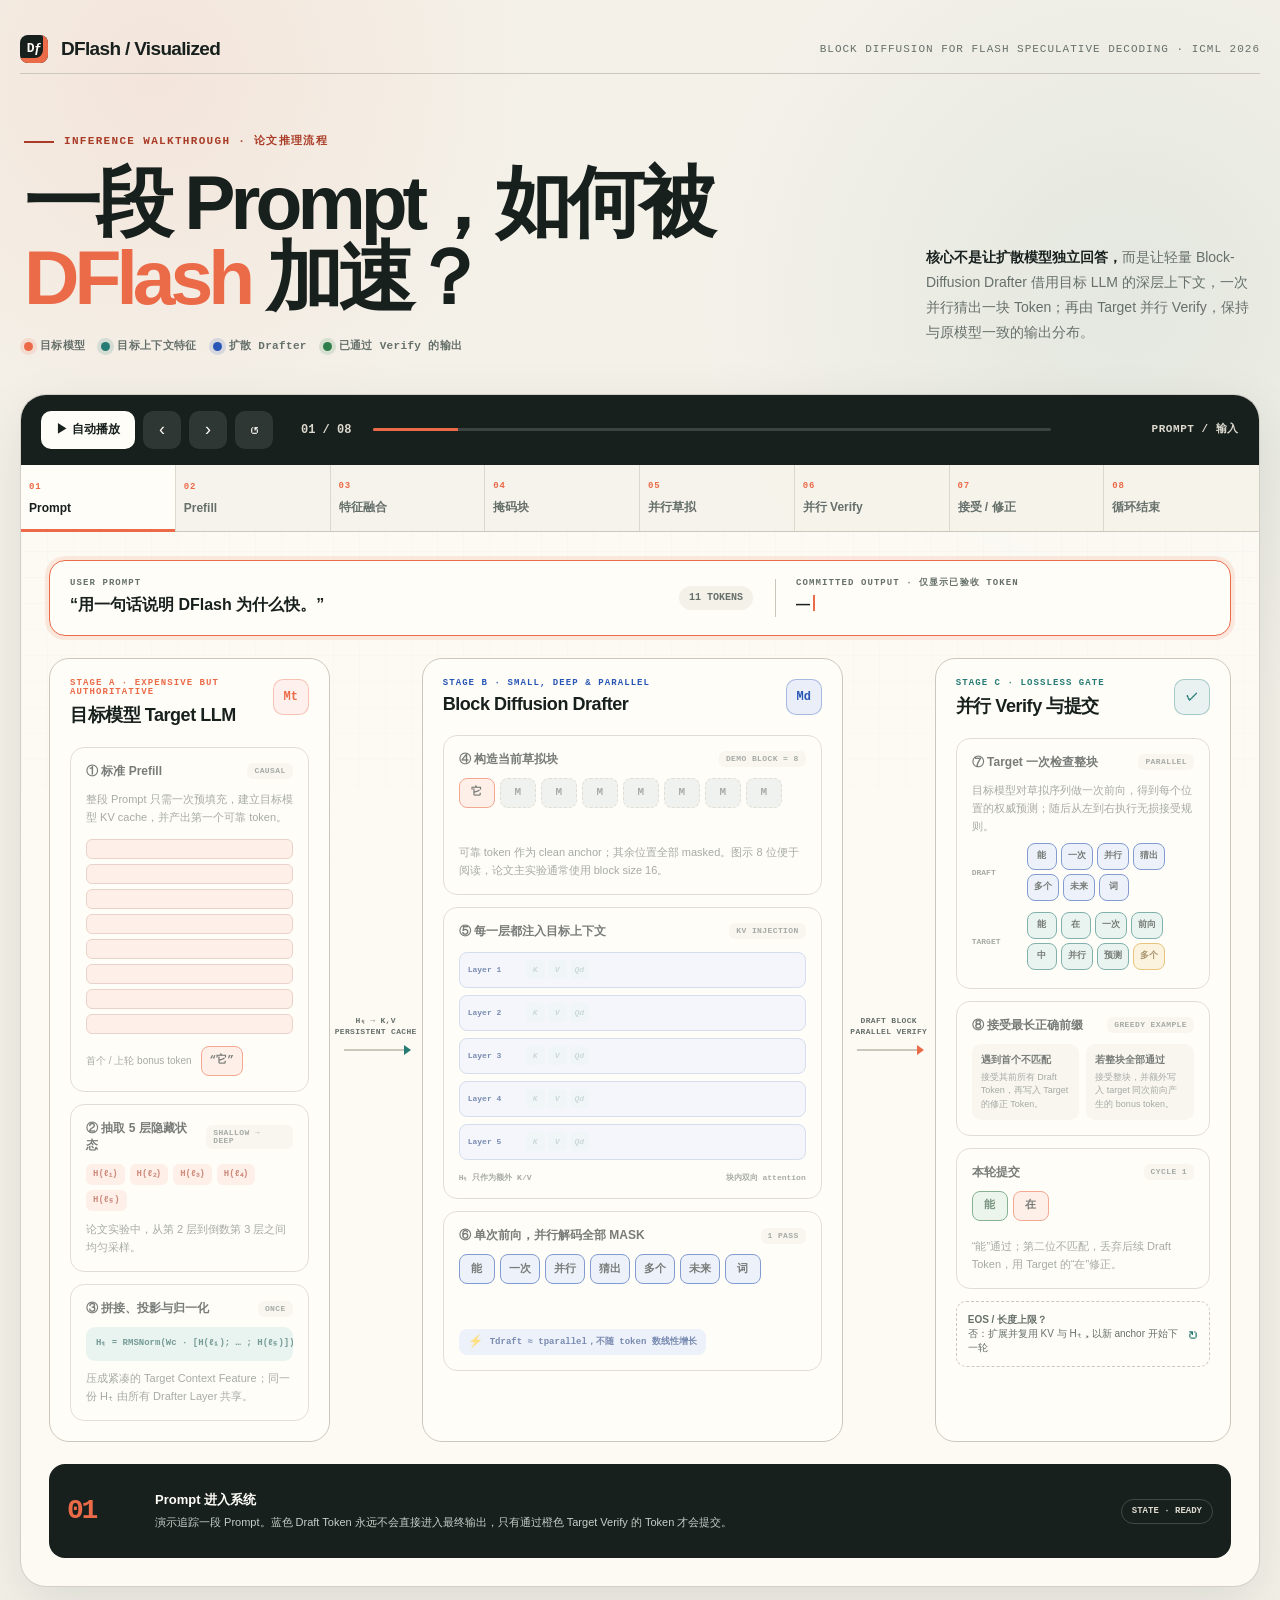
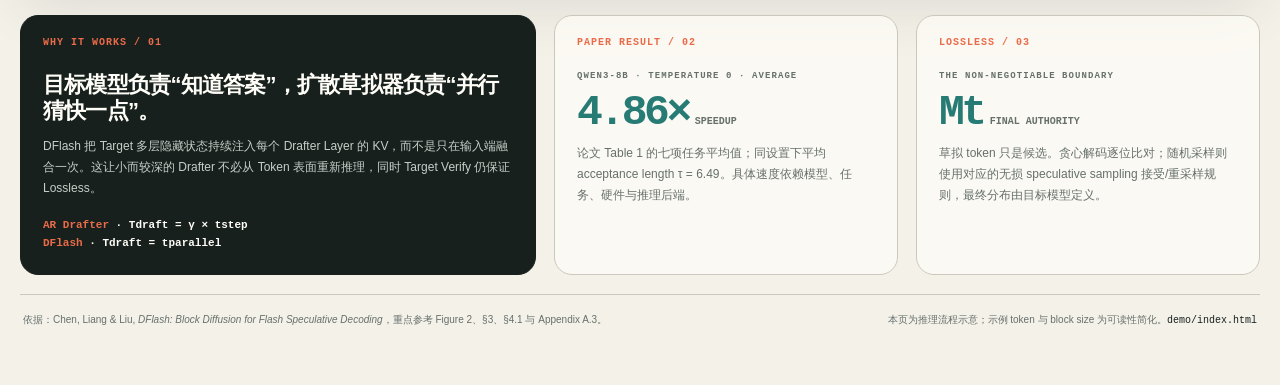
<file: explanations/DFlash.html>
<!doctype html>
<html lang="zh-CN">
<head>
  <meta charset="utf-8">
  <meta name="viewport" content="width=device-width, initial-scale=1">
  <meta name="description" content="DFlash 处理一段 Prompt 的完整推理流程可视化">
  <title>DFlash · Prompt 处理全过程</title>
  <style>
    :root {
      --paper: #f4f1e9;
      --paper-deep: #ebe5d9;
      --ink: #17201d;
      --muted: #66706b;
      --line: #cbc7bc;
      --target: #eb6b49;
      --target-deep: #a93c27;
      --target-soft: #fde5dc;
      --context: #267b75;
      --context-deep: #13534f;
      --context-soft: #d9eeea;
      --draft: #2856b6;
      --draft-deep: #193a7e;
      --draft-soft: #dfe8fb;
      --accept: #2f7d4a;
      --accept-soft: #dff0e3;
      --reject: #b13c3c;
      --reject-soft: #f8dddd;
      --gold: #d99c28;
      --mask: #cdd5d1;
      --white: #fffdf7;
      --shadow: 0 20px 55px rgba(36, 43, 39, .11);
      --radius: 20px;
      --mono: ui-monospace, SFMono-Regular, Menlo, Monaco, Consolas, "Liberation Mono", monospace;
    }

    * { box-sizing: border-box; }

    html { scroll-behavior: smooth; }

    body {
      margin: 0;
      overflow-x: hidden;
      color: var(--ink);
      background:
        radial-gradient(circle at 12% 4%, rgba(235,107,73,.09), transparent 24rem),
        radial-gradient(circle at 88% 15%, rgba(38,123,117,.08), transparent 27rem),
        var(--paper);
      font-family: Inter, ui-sans-serif, -apple-system, BlinkMacSystemFont, "Segoe UI",
        "PingFang SC", "Hiragino Sans GB", "Microsoft YaHei", sans-serif;
      min-height: 100vh;
    }

    button { font: inherit; }

    .page-shell {
      width: calc(100% - 40px);
      max-width: 1460px;
      margin: 0 auto;
      padding: 24px 0 56px;
    }

    .topbar {
      display: flex;
      align-items: center;
      justify-content: space-between;
      min-height: 50px;
      border-bottom: 1px solid var(--line);
    }

    .brand {
      display: flex;
      align-items: center;
      gap: 13px;
      font-weight: 820;
      letter-spacing: -.035em;
      font-size: 19px;
    }

    .brand-mark {
      width: 28px;
      height: 28px;
      display: grid;
      place-items: center;
      color: var(--white);
      background: var(--ink);
      border-radius: 8px;
      box-shadow: inset -5px -5px 0 var(--target);
      font-family: var(--mono);
      font-size: 13px;
    }

    .paper-meta {
      color: var(--muted);
      font-family: var(--mono);
      font-size: 11px;
      letter-spacing: .09em;
      text-transform: uppercase;
    }

    .hero {
      display: grid;
      grid-template-columns: minmax(0, 1fr) 330px;
      gap: 54px;
      align-items: end;
      padding: 62px 4px 42px;
    }

    .eyebrow {
      display: flex;
      align-items: center;
      gap: 10px;
      margin-bottom: 18px;
      color: var(--target-deep);
      font: 700 11px/1 var(--mono);
      letter-spacing: .12em;
      text-transform: uppercase;
    }

    .eyebrow::before {
      content: "";
      width: 30px;
      height: 2px;
      background: currentColor;
    }

    h1 {
      max-width: 900px;
      margin: 0;
      font-size: clamp(45px, 6vw, 88px);
      line-height: .98;
      letter-spacing: -.065em;
      font-weight: 850;
    }

    h1 .accent { color: var(--target); }

    .hero-note {
      padding: 0 0 6px;
      color: var(--muted);
      font-size: 14px;
      line-height: 1.8;
    }

    .hero-note strong { color: var(--ink); }

    .legend {
      display: flex;
      flex-wrap: wrap;
      gap: 16px;
      margin-top: 25px;
    }

    .legend-item {
      display: inline-flex;
      align-items: center;
      gap: 7px;
      color: var(--muted);
      font: 650 11px/1 var(--mono);
      letter-spacing: .03em;
    }

    .legend-dot {
      width: 9px;
      height: 9px;
      border-radius: 50%;
      background: var(--c);
      box-shadow: 0 0 0 4px color-mix(in srgb, var(--c) 15%, transparent);
    }

    .experience {
      position: relative;
      overflow: hidden;
      background: rgba(255, 253, 247, .78);
      border: 1px solid rgba(157, 154, 145, .45);
      border-radius: 26px;
      box-shadow: var(--shadow);
      backdrop-filter: blur(12px);
    }

    .experience::after {
      content: "";
      position: absolute;
      inset: 0;
      pointer-events: none;
      background-image: linear-gradient(rgba(23,32,29,.025) 1px, transparent 1px),
        linear-gradient(90deg, rgba(23,32,29,.025) 1px, transparent 1px);
      background-size: 26px 26px;
      mask-image: linear-gradient(to bottom, black, transparent 44%);
    }

    .control-deck {
      position: relative;
      z-index: 4;
      display: grid;
      grid-template-columns: auto minmax(280px, 1fr) auto;
      gap: 28px;
      align-items: center;
      padding: 16px 20px;
      color: var(--white);
      background: var(--ink);
    }

    .transport { display: flex; gap: 8px; }

    .icon-button,
    .play-button {
      height: 38px;
      border: 0;
      border-radius: 10px;
      cursor: pointer;
      transition: transform .18s ease, background .18s ease;
    }

    .icon-button:hover,
    .play-button:hover { transform: translateY(-1px); }

    .icon-button:focus-visible,
    .play-button:focus-visible,
    .step-tab:focus-visible {
      outline: 3px solid var(--gold);
      outline-offset: 2px;
    }

    .play-button {
      min-width: 94px;
      padding: 0 15px;
      color: var(--ink);
      background: var(--white);
      font-size: 12px;
      font-weight: 800;
    }

    .icon-button {
      width: 38px;
      color: var(--white);
      background: rgba(255,255,255,.1);
      font-size: 18px;
    }

    .progress-wrap {
      display: flex;
      align-items: center;
      gap: 14px;
    }

    .step-counter {
      min-width: 58px;
      font: 700 12px/1 var(--mono);
      color: #ddd9cf;
    }

    .progress-track {
      position: relative;
      flex: 1;
      height: 3px;
      overflow: hidden;
      border-radius: 3px;
      background: rgba(255,255,255,.16);
    }

    .progress-fill {
      width: 12.5%;
      height: 100%;
      background: var(--target);
      transition: width .45s cubic-bezier(.2,.8,.2,1);
    }

    .stage-label {
      min-width: 160px;
      text-align: right;
      font: 700 11px/1.2 var(--mono);
      letter-spacing: .05em;
      color: #ddd9cf;
    }

    .step-tabs {
      position: relative;
      z-index: 3;
      display: grid;
      grid-template-columns: repeat(8, 1fr);
      border-bottom: 1px solid var(--line);
      background: rgba(244,241,233,.82);
    }

    .step-tab {
      position: relative;
      min-height: 66px;
      padding: 13px 8px 10px;
      border: 0;
      border-right: 1px solid rgba(203,199,188,.65);
      color: var(--muted);
      background: transparent;
      cursor: pointer;
      text-align: left;
      transition: color .22s ease, background .22s ease;
    }

    .step-tab:last-child { border-right: 0; }

    .step-tab::after {
      content: "";
      position: absolute;
      left: 0;
      right: 100%;
      bottom: -1px;
      height: 3px;
      background: var(--target);
      transition: right .25s ease;
    }

    .step-tab.active {
      color: var(--ink);
      background: var(--white);
    }

    .step-tab.active::after { right: 0; }

    .tab-num {
      display: block;
      margin-bottom: 6px;
      font: 700 9px/1 var(--mono);
      letter-spacing: .1em;
      color: var(--target);
    }

    .tab-name { font-size: 12px; font-weight: 750; }

    .process-board {
      position: relative;
      z-index: 2;
      padding: 28px;
    }

    .prompt-strip {
      position: relative;
      display: grid;
      grid-template-columns: 1.35fr auto 1fr;
      gap: 22px;
      align-items: center;
      padding: 18px 20px;
      margin-bottom: 22px;
      background: var(--white);
      border: 1px solid var(--line);
      border-radius: 16px;
      transition: border-color .3s ease, box-shadow .3s ease;
    }

    .prompt-strip.glow {
      border-color: var(--target);
      box-shadow: 0 0 0 4px rgba(235,107,73,.13);
    }

    .micro-label {
      margin-bottom: 7px;
      color: var(--muted);
      font: 700 9px/1 var(--mono);
      letter-spacing: .12em;
      text-transform: uppercase;
    }

    .prompt-text { font-size: 16px; font-weight: 760; }

    .token-count {
      padding: 7px 10px;
      border-radius: 99px;
      color: var(--muted);
      background: var(--paper);
      font: 700 10px/1 var(--mono);
      white-space: nowrap;
    }

    .output-preview {
      min-width: 0;
      padding-left: 20px;
      border-left: 1px solid var(--line);
    }

    .output-text {
      min-height: 22px;
      overflow: hidden;
      white-space: nowrap;
      text-overflow: ellipsis;
      font-size: 14px;
      font-weight: 700;
    }

    .cursor {
      display: inline-block;
      width: 2px;
      height: 16px;
      margin-left: 3px;
      vertical-align: -2px;
      background: var(--target);
      animation: blink .8s step-end infinite;
    }

    @keyframes blink { 50% { opacity: 0; } }

    .pipeline-grid {
      position: relative;
      display: grid;
      grid-template-columns: minmax(260px, .9fr) 92px minmax(380px, 1.35fr) 92px minmax(290px, .95fr);
      gap: 0;
      align-items: stretch;
    }

    .lane {
      position: relative;
      min-width: 0;
      min-height: 520px;
      padding: 20px;
      border: 1px solid var(--line);
      border-radius: var(--radius);
      background: rgba(255,253,247,.88);
      transition: transform .35s ease, box-shadow .35s ease, border-color .35s ease;
    }

    .lane.active {
      transform: translateY(-4px);
      border-color: var(--lane-color);
      box-shadow: 0 14px 35px color-mix(in srgb, var(--lane-color) 16%, transparent);
    }

    .lane-target { --lane-color: var(--target); }
    .lane-draft { --lane-color: var(--draft); }
    .lane-verify { --lane-color: var(--context); }

    .lane-head {
      display: flex;
      align-items: flex-start;
      justify-content: space-between;
      gap: 14px;
      margin-bottom: 20px;
    }

    .lane-kicker {
      margin-bottom: 6px;
      font: 700 9px/1 var(--mono);
      letter-spacing: .12em;
      text-transform: uppercase;
      color: var(--lane-color);
    }

    .lane-title { font-size: 18px; font-weight: 820; letter-spacing: -.025em; }

    .lane-icon {
      display: grid;
      place-items: center;
      width: 36px;
      height: 36px;
      flex: 0 0 auto;
      color: var(--lane-color);
      border: 1px solid color-mix(in srgb, var(--lane-color) 35%, transparent);
      border-radius: 10px;
      background: color-mix(in srgb, var(--lane-color) 10%, white);
      font: 800 12px/1 var(--mono);
    }

    .module {
      position: relative;
      padding: 15px;
      margin-top: 12px;
      border: 1px solid var(--line);
      border-radius: 14px;
      background: var(--white);
      opacity: .58;
      transition: opacity .32s ease, transform .32s ease, border-color .32s ease, background .32s ease;
    }

    .module.revealed { opacity: 1; }

    .module.focused {
      opacity: 1;
      transform: scale(1.015);
      border-color: var(--lane-color);
      background: color-mix(in srgb, var(--lane-color) 4%, var(--white));
    }

    .module-title {
      display: flex;
      align-items: center;
      justify-content: space-between;
      gap: 8px;
      margin-bottom: 10px;
      font-size: 12px;
      font-weight: 800;
    }

    .tag {
      padding: 4px 7px;
      color: var(--muted);
      background: var(--paper);
      border-radius: 6px;
      font: 700 8px/1 var(--mono);
      letter-spacing: .05em;
      text-transform: uppercase;
    }

    .tiny-copy {
      margin: 0;
      color: var(--muted);
      font-size: 11px;
      line-height: 1.65;
    }

    .model-stack {
      display: flex;
      flex-direction: column-reverse;
      gap: 5px;
      margin-top: 13px;
    }

    .model-layer {
      position: relative;
      height: 20px;
      overflow: hidden;
      border: 1px solid #d9b4a7;
      border-radius: 6px;
      background: var(--target-soft);
    }

    .model-layer::before {
      content: "";
      position: absolute;
      inset: 0 100% 0 0;
      background: linear-gradient(90deg, var(--target), #f2a18b);
      transition: right .7s ease calc(var(--i) * 70ms);
    }

    .prefill-running .model-layer::before { right: 0; }

    .model-layer.sampled::after {
      content: "H" attr(data-h);
      position: absolute;
      right: 5px;
      top: 4px;
      color: var(--target-deep);
      font: 800 8px/1 var(--mono);
      opacity: 0;
      transition: opacity .3s ease .55s;
    }

    .prefill-running .model-layer.sampled::after { opacity: 1; }

    .first-token {
      display: flex;
      align-items: center;
      gap: 9px;
      margin-top: 12px;
      color: var(--muted);
      font-size: 10px;
    }

    .token {
      display: inline-grid;
      min-width: 36px;
      height: 30px;
      padding: 0 8px;
      place-items: center;
      border: 1px solid var(--line);
      border-radius: 8px;
      color: var(--ink);
      background: var(--white);
      font: 750 11px/1 var(--mono);
      transition: transform .25s ease, opacity .25s ease, background .25s ease, border-color .25s ease;
    }

    .token.target-token { border-color: var(--target); background: var(--target-soft); }
    .token.context-token { border-color: var(--context); background: var(--context-soft); }
    .token.draft-token { border-color: var(--draft); background: var(--draft-soft); }
    .token.mask-token { color: #68716d; background: #e6ebe8; border-style: dashed; }
    .token.accepted { color: #17482a; border-color: var(--accept); background: var(--accept-soft); }
    .token.rejected { color: #7d2929; border-color: var(--reject); background: var(--reject-soft); text-decoration: line-through; }
    .token.bonus { color: #6b4a0b; border-color: var(--gold); background: #f9edcb; }
    .token.pop { animation: token-pop .48s cubic-bezier(.2,.9,.25,1.3) both; }

    @keyframes token-pop {
      0% { opacity: 0; transform: translateY(8px) scale(.82); }
      100% { opacity: 1; transform: translateY(0) scale(1); }
    }

    .feature-pills {
      display: flex;
      flex-wrap: wrap;
      gap: 5px;
    }

    .feature-pill {
      padding: 6px 7px;
      border-radius: 6px;
      color: var(--target-deep);
      background: var(--target-soft);
      font: 750 9px/1 var(--mono);
    }

    .formula {
      padding: 10px;
      overflow-x: auto;
      color: var(--context-deep);
      border-radius: 9px;
      background: var(--context-soft);
      font: 700 9px/1.55 var(--mono);
      white-space: nowrap;
    }

    .connector {
      position: relative;
      display: grid;
      place-items: center;
      min-height: 520px;
    }

    .connector-line {
      width: 64px;
      height: 2px;
      background: var(--line);
      overflow: hidden;
    }

    .connector-line::after {
      content: "";
      display: block;
      width: 48%;
      height: 100%;
      transform: translateX(-110%);
      background: var(--connector-color);
      animation: signal 1.15s linear infinite;
      animation-play-state: paused;
    }

    .connector.active .connector-line::after { animation-play-state: running; }

    @keyframes signal { to { transform: translateX(220%); } }

    .connector-arrow {
      position: absolute;
      left: calc(50% + 28px);
      top: 50%;
      transform: translateY(-50%);
      width: 0;
      height: 0;
      border-top: 5px solid transparent;
      border-bottom: 5px solid transparent;
      border-left: 7px solid var(--connector-color);
    }

    .connector-label {
      position: absolute;
      top: calc(50% - 34px);
      width: 84px;
      color: var(--muted);
      text-align: center;
      font: 700 8px/1.35 var(--mono);
      letter-spacing: .04em;
      text-transform: uppercase;
    }

    .connector-context { --connector-color: var(--context); }
    .connector-verify { --connector-color: var(--target); }

    .anchor-block {
      display: flex;
      flex-wrap: wrap;
      gap: 5px;
      min-height: 65px;
      align-content: flex-start;
    }

    .draft-layers {
      position: relative;
      display: grid;
      gap: 7px;
      margin: 12px 0;
    }

    .draft-layer {
      position: relative;
      display: grid;
      grid-template-columns: 50px 1fr;
      gap: 8px;
      align-items: center;
      min-height: 36px;
      padding: 6px 8px;
      overflow: hidden;
      color: var(--draft-deep);
      border: 1px solid #b7c6e8;
      border-radius: 8px;
      background: #edf2fd;
      font: 750 8px/1 var(--mono);
    }

    .kv-rail {
      display: flex;
      gap: 3px;
    }

    .kv-cell {
      display: grid;
      place-items: center;
      width: 19px;
      height: 19px;
      color: var(--context-deep);
      border-radius: 4px;
      background: var(--context-soft);
      opacity: .32;
      transition: opacity .3s ease, transform .3s ease;
    }

    .kv-injected .kv-cell {
      opacity: 1;
      transform: scale(1.06);
      animation: kv-pulse 1.1s ease-in-out infinite alternate;
    }

    @keyframes kv-pulse { to { box-shadow: 0 0 0 3px rgba(38,123,117,.12); } }

    .attention-note {
      display: flex;
      justify-content: space-between;
      gap: 10px;
      color: var(--muted);
      font: 700 8px/1.45 var(--mono);
    }

    .parallel-badge {
      display: inline-flex;
      align-items: center;
      gap: 7px;
      padding: 7px 9px;
      margin-top: 10px;
      color: var(--draft-deep);
      border-radius: 8px;
      background: var(--draft-soft);
      font: 800 9px/1 var(--mono);
    }

    .parallel-badge::before {
      content: "⚡";
      font-size: 12px;
    }

    .verify-grid {
      display: grid;
      grid-template-columns: 48px 1fr;
      gap: 8px 7px;
      align-items: center;
      margin-top: 8px;
    }

    .row-label {
      color: var(--muted);
      font: 750 8px/1 var(--mono);
      text-transform: uppercase;
    }

    .token-row {
      display: flex;
      flex-wrap: wrap;
      gap: 4px;
      min-width: 0;
      padding-bottom: 3px;
    }

    .token-row .token {
      min-width: 30px;
      height: 27px;
      padding: 0 6px;
      font-size: 9px;
      flex: 0 0 auto;
    }

    .decision-box {
      display: grid;
      grid-template-columns: 1fr 1fr;
      gap: 7px;
      margin-top: 10px;
    }

    .decision {
      min-height: 66px;
      padding: 9px;
      border-radius: 9px;
      background: var(--paper);
      color: var(--muted);
      font-size: 9px;
      line-height: 1.45;
      transition: background .3s ease, box-shadow .3s ease;
    }

    .decision strong {
      display: block;
      margin-bottom: 4px;
      color: var(--ink);
      font-size: 10px;
    }

    .decision.active.partial {
      background: var(--reject-soft);
      box-shadow: inset 0 0 0 1px var(--reject);
    }

    .decision.active.full {
      background: var(--accept-soft);
      box-shadow: inset 0 0 0 1px var(--accept);
    }

    .commit-stream {
      display: flex;
      flex-wrap: wrap;
      gap: 5px;
      min-height: 37px;
    }

    .loop-node {
      display: flex;
      align-items: center;
      justify-content: space-between;
      gap: 8px;
      margin-top: 12px;
      padding: 11px;
      border: 1px dashed var(--line);
      border-radius: 10px;
      color: var(--muted);
      font-size: 10px;
    }

    .loop-node.active {
      color: var(--context-deep);
      border-color: var(--context);
      background: var(--context-soft);
    }

    .loop-arrow {
      font-size: 20px;
      color: var(--context);
      animation: rotate-loop 1.4s linear infinite;
      animation-play-state: paused;
    }

    .loop-node.active .loop-arrow { animation-play-state: running; }
    @keyframes rotate-loop { to { transform: rotate(360deg); } }

    .explanation-bar {
      display: grid;
      grid-template-columns: 72px 1fr auto;
      gap: 16px;
      align-items: center;
      min-height: 94px;
      margin-top: 22px;
      padding: 16px 18px;
      color: var(--white);
      border-radius: 16px;
      background: var(--ink);
    }

    .explain-num {
      color: var(--target);
      font: 800 28px/1 var(--mono);
      letter-spacing: -.08em;
    }

    .explain-title {
      margin-bottom: 5px;
      font-size: 13px;
      font-weight: 800;
    }

    .explain-copy {
      color: #c8cdc9;
      font-size: 11px;
      line-height: 1.6;
    }

    .cycle-badge {
      padding: 7px 10px;
      border: 1px solid rgba(255,255,255,.18);
      border-radius: 99px;
      color: #ddd9cf;
      font: 700 9px/1 var(--mono);
      white-space: nowrap;
    }

    .paper-notes {
      display: grid;
      grid-template-columns: 1.35fr .9fr .9fr;
      gap: 18px;
      margin-top: 28px;
    }

    .note-card {
      position: relative;
      min-height: 184px;
      padding: 22px;
      overflow: hidden;
      border: 1px solid var(--line);
      border-radius: 18px;
      background: rgba(255,253,247,.66);
    }

    .note-card.dark {
      color: var(--white);
      background: var(--ink);
      border-color: var(--ink);
    }

    .note-index {
      margin-bottom: 24px;
      color: var(--target);
      font: 800 10px/1 var(--mono);
      letter-spacing: .1em;
    }

    .note-card h2 {
      max-width: 520px;
      margin: 0 0 12px;
      font-size: 22px;
      line-height: 1.18;
      letter-spacing: -.035em;
    }

    .note-card p {
      margin: 0;
      color: var(--muted);
      font-size: 12px;
      line-height: 1.75;
    }

    .note-card.dark p { color: #c8cdc9; }

    .speed-formula {
      margin-top: 18px;
      font: 750 11px/1.6 var(--mono);
    }

    .speed-formula span { color: var(--target); }

    .metric {
      display: flex;
      align-items: baseline;
      gap: 6px;
      margin: 12px 0 9px;
      color: var(--context);
    }

    .metric strong {
      font: 850 43px/.95 var(--mono);
      letter-spacing: -.08em;
    }

    .metric small { color: var(--muted); font: 700 10px/1 var(--mono); }

    .source-line {
      display: flex;
      justify-content: space-between;
      gap: 20px;
      margin-top: 19px;
      padding: 17px 3px 0;
      border-top: 1px solid var(--line);
      color: var(--muted);
      font-size: 10px;
      line-height: 1.6;
    }

    .source-line code { font-family: var(--mono); color: var(--ink); }

    @media (max-width: 1180px) {
      .pipeline-grid {
        grid-template-columns: 1fr 52px 1.25fr;
      }
      .lane-verify {
        grid-column: 1 / -1;
        min-height: 0;
        margin-top: 18px;
      }
      .connector-verify { display: none; }
      .lane { min-height: 510px; }
      .paper-notes { grid-template-columns: 1fr 1fr; }
      .paper-notes .note-card:first-child { grid-column: 1 / -1; }
    }

    @media (max-width: 800px) {
      .page-shell { width: calc(100% - 22px); padding-top: 12px; }
      .paper-meta { display: none; }
      .hero { grid-template-columns: 1fr; gap: 22px; padding: 42px 2px 30px; }
      h1 { font-size: clamp(42px, 13vw, 68px); }
      .hero-note { max-width: 560px; }
      .control-deck { grid-template-columns: auto 1fr; gap: 14px; }
      .stage-label { grid-column: 1 / -1; min-width: 0; text-align: left; }
      .step-tabs { grid-template-columns: repeat(4, 1fr); }
      .step-tab:nth-child(4) { border-right: 0; }
      .process-board { padding: 16px; }
      .prompt-strip { grid-template-columns: minmax(0, 1fr) auto; }
      .output-preview { grid-column: 1 / -1; padding: 13px 0 0; border-left: 0; border-top: 1px solid var(--line); }
      .pipeline-grid { display: block; }
      .connector { min-height: 62px; transform: rotate(90deg); }
      .connector-verify { display: grid; }
      .lane { min-height: 0; }
      .lane-verify { margin-top: 0; }
      .paper-notes { grid-template-columns: 1fr; }
      .paper-notes .note-card:first-child { grid-column: auto; }
      .explanation-bar { grid-template-columns: 54px 1fr; }
      .cycle-badge { grid-column: 1 / -1; width: max-content; }
      .source-line { flex-direction: column; }
    }

    @media (max-width: 500px) {
      h1 { font-size: 54px; word-break: normal; }
      .step-tabs { grid-template-columns: repeat(2, 1fr); }
      .step-tab:nth-child(even) { border-right: 0; }
      .transport .icon-button { display: none; }
      .progress-wrap { gap: 8px; }
      .control-deck { padding: 14px; }
      .stage-label { display: none; }
      .prompt-strip { grid-template-columns: minmax(0, 1fr); }
      .token-count { display: none; }
      .prompt-text { font-size: 14px; }
      .decision-box { grid-template-columns: 1fr; }
      .explanation-bar { grid-template-columns: 1fr; }
      .explain-num { font-size: 18px; }
    }

    .mobile-break { display: none; }

    @media (max-width: 500px) {
      .mobile-break { display: block; }
    }

    @media (prefers-reduced-motion: reduce) {
      *, *::before, *::after {
        animation-duration: .01ms !important;
        animation-iteration-count: 1 !important;
        scroll-behavior: auto !important;
      }
    }
  </style>
</head>
<body>
  <main class="page-shell">
    <header class="topbar">
      <div class="brand"><span class="brand-mark">Dƒ</span> DFlash / Visualized</div>
      <div class="paper-meta">Block Diffusion for Flash Speculative Decoding · ICML 2026</div>
    </header>

    <section class="hero" aria-labelledby="page-title">
      <div>
        <div class="eyebrow">Inference walkthrough · 论文推理流程</div>
        <h1 id="page-title">一段 Prompt，<br class="mobile-break">如何被 <span class="accent">DFlash</span> 加速？</h1>
        <div class="legend" aria-label="颜色图例">
          <span class="legend-item"><i class="legend-dot" style="--c:var(--target)"></i>目标模型</span>
          <span class="legend-item"><i class="legend-dot" style="--c:var(--context)"></i>目标上下文特征</span>
          <span class="legend-item"><i class="legend-dot" style="--c:var(--draft)"></i>扩散 Drafter</span>
          <span class="legend-item"><i class="legend-dot" style="--c:var(--accept)"></i>已通过 Verify 的输出</span>
        </div>
      </div>
      <div class="hero-note">
        <strong>核心不是让扩散模型独立回答，</strong>而是让轻量 Block-Diffusion Drafter 借用目标 LLM 的深层上下文，一次并行猜出一块 Token；再由 Target 并行 Verify，保持与原模型一致的输出分布。
      </div>
    </section>

    <section class="experience" aria-label="DFlash 可交互推理流程图">
      <div class="control-deck">
        <div class="transport">
          <button class="play-button" id="playButton" type="button" aria-label="自动播放流程">▶ 自动播放</button>
          <button class="icon-button" id="prevButton" type="button" aria-label="上一步">‹</button>
          <button class="icon-button" id="nextButton" type="button" aria-label="下一步">›</button>
          <button class="icon-button" id="resetButton" type="button" aria-label="重置">↺</button>
        </div>
        <div class="progress-wrap">
          <span class="step-counter" id="stepCounter">01 / 08</span>
          <div class="progress-track" aria-hidden="true"><div class="progress-fill" id="progressFill"></div></div>
        </div>
        <div class="stage-label" id="stageLabel">PROMPT / 输入</div>
      </div>

      <nav class="step-tabs" aria-label="流程步骤">
        <button class="step-tab active" type="button" data-step="0"><span class="tab-num">01</span><span class="tab-name">Prompt</span></button>
        <button class="step-tab" type="button" data-step="1"><span class="tab-num">02</span><span class="tab-name">Prefill</span></button>
        <button class="step-tab" type="button" data-step="2"><span class="tab-num">03</span><span class="tab-name">特征融合</span></button>
        <button class="step-tab" type="button" data-step="3"><span class="tab-num">04</span><span class="tab-name">掩码块</span></button>
        <button class="step-tab" type="button" data-step="4"><span class="tab-num">05</span><span class="tab-name">并行草拟</span></button>
        <button class="step-tab" type="button" data-step="5"><span class="tab-num">06</span><span class="tab-name">并行 Verify</span></button>
        <button class="step-tab" type="button" data-step="6"><span class="tab-num">07</span><span class="tab-name">接受 / 修正</span></button>
        <button class="step-tab" type="button" data-step="7"><span class="tab-num">08</span><span class="tab-name">循环结束</span></button>
      </nav>

      <div class="process-board">
        <div class="prompt-strip" id="promptStrip">
          <div>
            <div class="micro-label">User prompt</div>
            <div class="prompt-text">“用一句话说明 DFlash 为什么快。”</div>
          </div>
          <span class="token-count">11 TOKENS</span>
          <div class="output-preview">
            <div class="micro-label">Committed output · 仅显示已验收 token</div>
            <div class="output-text"><span id="committedText">—</span><span class="cursor" aria-hidden="true"></span></div>
          </div>
        </div>

        <div class="pipeline-grid">
          <article class="lane lane-target" id="targetLane">
            <div class="lane-head">
              <div>
                <div class="lane-kicker">Stage A · expensive but authoritative</div>
                <div class="lane-title">目标模型 Target LLM</div>
              </div>
              <span class="lane-icon">Mt</span>
            </div>

            <section class="module" id="prefillModule">
              <div class="module-title">① 标准 Prefill <span class="tag">causal</span></div>
              <p class="tiny-copy">整段 Prompt 只需一次预填充，建立目标模型 KV cache，并产出第一个可靠 token。</p>
              <div class="model-stack" id="modelStack" aria-label="目标模型多层表示">
                <i class="model-layer sampled" style="--i:0" data-h="ℓ₁"></i>
                <i class="model-layer" style="--i:1"></i>
                <i class="model-layer sampled" style="--i:2" data-h="ℓ₂"></i>
                <i class="model-layer" style="--i:3"></i>
                <i class="model-layer sampled" style="--i:4" data-h="ℓ₃"></i>
                <i class="model-layer" style="--i:5"></i>
                <i class="model-layer sampled" style="--i:6" data-h="ℓ₄"></i>
                <i class="model-layer sampled" style="--i:7" data-h="ℓ₅"></i>
              </div>
              <div class="first-token">首个 / 上轮 bonus token <span class="token target-token" id="anchorToken">“它”</span></div>
            </section>

            <section class="module" id="featureModule">
              <div class="module-title">② 抽取 5 层隐藏状态 <span class="tag">shallow → deep</span></div>
              <div class="feature-pills">
                <span class="feature-pill">H(ℓ₁)</span><span class="feature-pill">H(ℓ₂)</span>
                <span class="feature-pill">H(ℓ₃)</span><span class="feature-pill">H(ℓ₄)</span>
                <span class="feature-pill">H(ℓ₅)</span>
              </div>
              <p class="tiny-copy" style="margin-top:9px">论文实验中，从第 2 层到倒数第 3 层之间均匀采样。</p>
            </section>

            <section class="module" id="fusionModule">
              <div class="module-title">③ 拼接、投影与归一化 <span class="tag">once</span></div>
              <div class="formula">Hₜ = RMSNorm(Wc · [H(ℓ₁); … ; H(ℓ₅)])</div>
              <p class="tiny-copy" style="margin-top:8px">压成紧凑的 Target Context Feature；同一份 Hₜ 由所有 Drafter Layer 共享。</p>
            </section>
          </article>

          <div class="connector connector-context" id="contextConnector" aria-hidden="true">
            <div class="connector-label">Hₜ → K,V<br>persistent cache</div>
            <div class="connector-line"></div><div class="connector-arrow"></div>
          </div>

          <article class="lane lane-draft" id="draftLane">
            <div class="lane-head">
              <div>
                <div class="lane-kicker">Stage B · small, deep & parallel</div>
                <div class="lane-title">Block Diffusion Drafter</div>
              </div>
              <span class="lane-icon">Md</span>
            </div>

            <section class="module" id="maskModule">
              <div class="module-title">④ 构造当前草拟块 <span class="tag">demo block = 8</span></div>
              <div class="anchor-block" id="draftBlock" aria-label="锚点和掩码 token">
                <span class="token target-token">它</span>
                <span class="token mask-token">M</span><span class="token mask-token">M</span>
                <span class="token mask-token">M</span><span class="token mask-token">M</span>
                <span class="token mask-token">M</span><span class="token mask-token">M</span>
                <span class="token mask-token">M</span>
              </div>
              <p class="tiny-copy">可靠 token 作为 clean anchor；其余位置全部 masked。图示 8 位便于阅读，论文主实验通常使用 block size 16。</p>
            </section>

            <section class="module" id="kvModule">
              <div class="module-title">⑤ 每一层都注入目标上下文 <span class="tag">KV injection</span></div>
              <div class="draft-layers" id="draftLayers">
                <div class="draft-layer"><span>Layer 1</span><span class="kv-rail"><i class="kv-cell">K</i><i class="kv-cell">V</i><i class="kv-cell">Qd</i></span></div>
                <div class="draft-layer"><span>Layer 2</span><span class="kv-rail"><i class="kv-cell">K</i><i class="kv-cell">V</i><i class="kv-cell">Qd</i></span></div>
                <div class="draft-layer"><span>Layer 3</span><span class="kv-rail"><i class="kv-cell">K</i><i class="kv-cell">V</i><i class="kv-cell">Qd</i></span></div>
                <div class="draft-layer"><span>Layer 4</span><span class="kv-rail"><i class="kv-cell">K</i><i class="kv-cell">V</i><i class="kv-cell">Qd</i></span></div>
                <div class="draft-layer"><span>Layer 5</span><span class="kv-rail"><i class="kv-cell">K</i><i class="kv-cell">V</i><i class="kv-cell">Qd</i></span></div>
              </div>
              <div class="attention-note"><span>Hₜ 只作为额外 K/V</span><span>块内双向 attention</span></div>
            </section>

            <section class="module" id="parallelModule">
              <div class="module-title">⑥ 单次前向，并行解码全部 MASK <span class="tag">1 pass</span></div>
              <div class="anchor-block" id="predictionBlock" aria-label="草拟 token">
                <span class="token draft-token">能</span><span class="token draft-token">一次</span>
                <span class="token draft-token">并行</span><span class="token draft-token">猜出</span>
                <span class="token draft-token">多个</span><span class="token draft-token">未来</span>
                <span class="token draft-token">词</span>
              </div>
              <span class="parallel-badge">Tdraft ≈ tparallel，不随 token 数线性增长</span>
            </section>
          </article>

          <div class="connector connector-verify" id="verifyConnector" aria-hidden="true">
            <div class="connector-label">Draft Block<br>Parallel Verify</div>
            <div class="connector-line"></div><div class="connector-arrow"></div>
          </div>

          <article class="lane lane-verify" id="verifyLane">
            <div class="lane-head">
              <div>
                <div class="lane-kicker">Stage C · lossless gate</div>
                <div class="lane-title">并行 Verify 与提交</div>
              </div>
              <span class="lane-icon">✓</span>
            </div>

            <section class="module" id="verifyModule">
              <div class="module-title">⑦ Target 一次检查整块 <span class="tag">parallel</span></div>
              <p class="tiny-copy">目标模型对草拟序列做一次前向，得到每个位置的权威预测；随后从左到右执行无损接受规则。</p>
              <div class="verify-grid">
                <span class="row-label">Draft</span>
                <div class="token-row" id="draftCompareRow">
                  <span class="token draft-token">能</span><span class="token draft-token">一次</span><span class="token draft-token">并行</span><span class="token draft-token">猜出</span><span class="token draft-token">多个</span><span class="token draft-token">未来</span><span class="token draft-token">词</span>
                </div>
                <span class="row-label">Target</span>
                <div class="token-row" id="targetCompareRow">
                  <span class="token context-token">能</span><span class="token context-token">在</span><span class="token context-token">一次</span><span class="token context-token">前向</span><span class="token context-token">中</span><span class="token context-token">并行</span><span class="token context-token">预测</span><span class="token bonus">多个</span>
                </div>
              </div>
            </section>

            <section class="module" id="decisionModule">
              <div class="module-title">⑧ 接受最长正确前缀 <span class="tag">greedy example</span></div>
              <div class="decision-box">
                <div class="decision partial" id="partialDecision"><strong>遇到首个不匹配</strong>接受其前所有 Draft Token，再写入 Target 的修正 Token。</div>
                <div class="decision full" id="fullDecision"><strong>若整块全部通过</strong>接受整块，并额外写入 target 同次前向产生的 bonus token。</div>
              </div>
            </section>

            <section class="module" id="commitModule">
              <div class="module-title">本轮提交 <span class="tag" id="commitTag">cycle 1</span></div>
              <div class="commit-stream" id="commitStream">
                <span class="token accepted">能</span><span class="token target-token">在</span>
              </div>
              <p class="tiny-copy" id="commitCaption" style="margin-top:9px">“能”通过；第二位不匹配，丢弃后续 Draft Token，用 Target 的“在”修正。</p>
            </section>

            <div class="loop-node" id="loopNode">
              <span><strong>EOS / 长度上限？</strong><br><span id="loopCopy">否：扩展并复用 KV 与 Hₜ，以新 anchor 开始下一轮</span></span>
              <span class="loop-arrow">↻</span>
            </div>
          </article>
        </div>

        <div class="explanation-bar" role="status" aria-live="polite">
          <div class="explain-num" id="explainNum">01</div>
          <div>
            <div class="explain-title" id="explainTitle">Prompt 进入系统</div>
            <div class="explain-copy" id="explainCopy">演示追踪一段 Prompt。蓝色 Draft Token 永远不会直接进入最终输出，只有通过橙色 Target Verify 的 Token 才会提交。</div>
          </div>
          <span class="cycle-badge" id="cycleBadge">STATE · READY</span>
        </div>
      </div>
    </section>

    <section class="paper-notes" aria-label="论文要点">
      <article class="note-card dark">
        <div class="note-index">WHY IT WORKS / 01</div>
        <h2>目标模型负责“知道答案”，扩散草拟器负责“并行猜快一点”。</h2>
        <p>DFlash 把 Target 多层隐藏状态持续注入每个 Drafter Layer 的 KV，而不是只在输入端融合一次。这让小而较深的 Drafter 不必从 Token 表面重新推理，同时 Target Verify 仍保证 Lossless。</p>
        <div class="speed-formula"><span>AR Drafter</span> · Tdraft = γ × tstep<br><span>DFlash</span> · Tdraft = tparallel</div>
      </article>

      <article class="note-card">
        <div class="note-index">PAPER RESULT / 02</div>
        <div class="micro-label">Qwen3-8B · temperature 0 · average</div>
        <div class="metric"><strong>4.86×</strong><small>SPEEDUP</small></div>
        <p>论文 Table 1 的七项任务平均值；同设置下平均 acceptance length τ = 6.49。具体速度依赖模型、任务、硬件与推理后端。</p>
      </article>

      <article class="note-card">
        <div class="note-index">LOSSLESS / 03</div>
        <div class="micro-label">The non-negotiable boundary</div>
        <div class="metric"><strong>Mt</strong><small>FINAL AUTHORITY</small></div>
        <p>草拟 token 只是候选。贪心解码逐位比对；随机采样则使用对应的无损 speculative sampling 接受/重采样规则，最终分布由目标模型定义。</p>
      </article>
    </section>

    <footer class="source-line">
      <span>依据：Chen, Liang & Liu, <em>DFlash: Block Diffusion for Flash Speculative Decoding</em>，重点参考 Figure 2、§3、§4.1 与 Appendix A.3。</span>
      <span>本页为推理流程示意；示例 token 与 block size 为可读性简化。<code>demo/index.html</code></span>
    </footer>
  </main>

  <script>
    (() => {
      const TOTAL = 8;
      const AUTO_DELAY = 2300;
      let step = 0;
      let timer = null;

      const $ = (id) => document.getElementById(id);
      const tabs = [...document.querySelectorAll('.step-tab')];
      const allModules = [...document.querySelectorAll('.module')];
      const modelStack = $('modelStack');
      const draftBlock = $('draftBlock');
      const predictionBlock = $('predictionBlock');

      const copy = [
        ['PROMPT / 输入', 'Prompt 进入系统', '演示追踪一段 Prompt。蓝色 Draft Token 永远不会直接进入最终输出，只有通过橙色 Target Verify 的 Token 才会提交。', 'STATE · READY'],
        ['TARGET / PREFILL', '目标模型先做一次标准 Prefill', '目标 LLM 编码完整 Prompt、建立自己的 KV cache，并生成首个可靠 token“它”。这个 token 也是扩散块的 clean anchor。', 'Mt · 1 PREFILL'],
        ['CONTEXT / FUSION', '把“目标知道的上下文”交给草拟器', '从浅到深抽取 5 层隐藏状态，拼接后经共享投影与 RMSNorm 得到 Hₜ；它比单纯 logits 含有更丰富的未来 token 线索。', 'Hₜ · 5 → 1'],
        ['DIFFUSION / MASK BLOCK', '用 anchor + MASK 构造下一块', '当前可靠 token 放在块首，其余位置全部掩码。DFlash 在训练时也用 clean anchor 对齐这一推理形态。', 'BLOCK · 1 + 7 MASK'],
        ['DRAFT / ONE PASS', 'Hₜ 注入每层 K/V，一次并行 Draft', 'Masked Token 生成 Query；Target 特征和 Draft Token 一起形成 Key/Value。块内双向注意，所有 MASK 在单次 Forward 中同时变成候选 Token。', 'Md · 1 FORWARD'],
        ['TARGET / VERIFY', 'Target 一次并行 Verify 整块', '把候选块送回 Target LLM，一次 Forward 得到所有位置的权威分布。计算并行，但接受判断必须从左到右，首个错误会截断后缀。', 'Mt · PARALLEL CHECK'],
        ['COMMIT / LOSSLESS', '只提交 Verify 通过的前缀与 Target 修正', '本例“能”匹配，第二个 Draft Token“一次”与 Target Token“在”不一致：接受“能”，丢弃其余 Draft Token，并提交 Target 修正“在”。', 'CYCLE 1 · τ = 2'],
        ['LOOP / EOS', '更新上下文，循环直到 EOS', '随后继续“Draft → Verify → 提交”。整块全通过时还会白送一个 Bonus Token；遇到 EOS 或长度上限后，输出完全由 Target Verify。', 'DONE · LOSSLESS']
      ];

      const revealThrough = (n) => {
        const revealMap = [
          [],
          ['prefillModule'],
          ['prefillModule', 'featureModule', 'fusionModule'],
          ['prefillModule', 'featureModule', 'fusionModule', 'maskModule'],
          ['prefillModule', 'featureModule', 'fusionModule', 'maskModule', 'kvModule', 'parallelModule'],
          ['prefillModule', 'featureModule', 'fusionModule', 'maskModule', 'kvModule', 'parallelModule', 'verifyModule'],
          ['prefillModule', 'featureModule', 'fusionModule', 'maskModule', 'kvModule', 'parallelModule', 'verifyModule', 'decisionModule', 'commitModule'],
          ['prefillModule', 'featureModule', 'fusionModule', 'maskModule', 'kvModule', 'parallelModule', 'verifyModule', 'decisionModule', 'commitModule']
        ];
        const visible = new Set(revealMap[n]);
        allModules.forEach(el => el.classList.toggle('revealed', visible.has(el.id)));
      };

      const setDraftTokens = (mode) => {
        const masks = ['M','M','M','M','M','M','M'];
        const tokens = ['能','一次','并行','猜出','多个','未来','词'];
        const values = mode === 'tokens' ? tokens : masks;
        draftBlock.innerHTML = '<span class="token target-token">它</span>' + values.map((v, i) =>
          `<span class="token ${mode === 'tokens' ? 'draft-token pop' : 'mask-token'}" style="animation-delay:${i * 55}ms">${v}</span>`
        ).join('');
        predictionBlock.querySelectorAll('.token').forEach((el, i) => {
          el.classList.toggle('pop', mode === 'tokens');
          el.style.animationDelay = `${i * 55}ms`;
        });
      };

      const setCompare = (mode) => {
        const partialDraft = ['能','一次','并行','猜出','多个','未来','词'];
        const partialTarget = ['能','在','一次','前向','中','并行','预测','多个'];
        const fullDraft = ['一次','前向','中','并行','预测','多个','token'];
        const fullTarget = [...fullDraft, '。'];
        const draft = mode === 'full' ? fullDraft : partialDraft;
        const target = mode === 'full' ? fullTarget : partialTarget;

        $('draftCompareRow').innerHTML = draft.map((value, i) => {
          const state = mode === 'partial' ? (i === 0 ? ' accepted' : ' rejected') : (mode === 'full' ? ' accepted' : '');
          return `<span class="token draft-token${state}">${value}</span>`;
        }).join('');
        $('targetCompareRow').innerHTML = target.map((value, i) => {
          const isBonus = i === target.length - 1;
          const state = mode === 'partial' && i <= 1 ? ' accepted' : (mode === 'full' && !isBonus ? ' accepted' : '');
          return `<span class="token ${isBonus ? 'bonus' : 'context-token'}${state}">${value}</span>`;
        }).join('');
      };

      const focus = (ids) => {
        allModules.forEach(el => el.classList.toggle('focused', ids.includes(el.id)));
      };

      const render = (n) => {
        step = Math.max(0, Math.min(TOTAL - 1, n));
        tabs.forEach((tab, i) => {
          tab.classList.toggle('active', i === step);
          tab.setAttribute('aria-current', i === step ? 'step' : 'false');
        });
        $('stepCounter').textContent = `${String(step + 1).padStart(2, '0')} / 08`;
        $('progressFill').style.width = `${((step + 1) / TOTAL) * 100}%`;
        $('stageLabel').textContent = copy[step][0];
        $('explainNum').textContent = String(step + 1).padStart(2, '0');
        $('explainTitle').textContent = copy[step][1];
        $('explainCopy').textContent = copy[step][2];
        $('cycleBadge').textContent = copy[step][3];

        revealThrough(step);
        $('promptStrip').classList.toggle('glow', step === 0);
        modelStack.classList.toggle('prefill-running', step >= 1);
        $('draftLayers').classList.toggle('kv-injected', step >= 4);
        $('contextConnector').classList.toggle('active', step >= 2 && step <= 4);
        $('verifyConnector').classList.toggle('active', step >= 5);
        $('loopNode').classList.toggle('active', step === 7);
        $('partialDecision').classList.toggle('active', step === 6);
        $('fullDecision').classList.toggle('active', step === 7);

        $('targetLane').classList.toggle('active', step === 1 || step === 2);
        $('draftLane').classList.toggle('active', step === 3 || step === 4);
        $('verifyLane').classList.toggle('active', step >= 5);

        const focuses = [
          [], ['prefillModule'], ['featureModule', 'fusionModule'], ['maskModule'],
          ['kvModule', 'parallelModule'], ['verifyModule'], ['decisionModule', 'commitModule'], ['commitModule']
        ];
        focus(focuses[step]);
        setDraftTokens(step >= 4 ? 'tokens' : 'masks');
        setCompare(step === 7 ? 'full' : (step === 6 ? 'partial' : 'idle'));

        $('commitStream').innerHTML = step === 7
          ? '<span class="token accepted pop">一次</span><span class="token accepted pop">前向</span><span class="token accepted pop">并行</span><span class="token accepted pop">预测</span><span class="token accepted pop">多个</span><span class="token accepted pop">token</span><span class="token bonus pop">。</span><span class="token target-token pop">&lt;EOS&gt;</span>'
          : '<span class="token accepted">能</span><span class="token target-token">在</span>';
        $('commitTag').textContent = step === 7 ? 'later cycle · full accept' : 'cycle 1';
        $('commitCaption').textContent = step === 7
          ? '后续轮次示意：整块通过时，同时接收 target 的 bonus token；最终遇到 <EOS>。'
          : '“能”通过；第二位不匹配，丢弃后续 Draft Token，用 Target 的“在”修正。';
        $('loopCopy').textContent = step === 7
          ? '是：提交 <EOS>，停止生成'
          : '否：扩展并复用 KV 与 Hₜ，以新 anchor 开始下一轮';

        if (step < 1) $('committedText').textContent = '—';
        else if (step < 6) $('committedText').textContent = '它';
        else if (step < 7) $('committedText').textContent = '它能在';
        else $('committedText').textContent = '它能在一次前向中并行预测多个 token。';
      };

      const stop = () => {
        if (timer) clearInterval(timer);
        timer = null;
        $('playButton').textContent = '▶ 自动播放';
      };

      const play = () => {
        if (timer) { stop(); return; }
        if (step === TOTAL - 1) render(0);
        $('playButton').textContent = 'Ⅱ 暂停';
        timer = setInterval(() => {
          if (step >= TOTAL - 1) { stop(); return; }
          render(step + 1);
        }, AUTO_DELAY);
      };

      $('playButton').addEventListener('click', play);
      $('prevButton').addEventListener('click', () => { stop(); render(step - 1); });
      $('nextButton').addEventListener('click', () => { stop(); render(step + 1); });
      $('resetButton').addEventListener('click', () => { stop(); render(0); });
      tabs.forEach(tab => tab.addEventListener('click', () => { stop(); render(Number(tab.dataset.step)); }));
      document.addEventListener('keydown', (event) => {
        if (event.key === 'ArrowRight') { stop(); render(step + 1); }
        if (event.key === 'ArrowLeft') { stop(); render(step - 1); }
        if (event.key === ' ') { event.preventDefault(); play(); }
      });

      const requestedStep = Number(new URLSearchParams(window.location.search).get('step'));
      render(Number.isFinite(requestedStep) ? requestedStep : 0);
    })();
  </script>
</body>
</html>
</file>
<file: assets/css/styles.css>
/*
 * SDAtlas visual system
 * The site is dependency-free and responsive; all category colors come from
 * data.js through --item-color / --item-soft custom properties.
 */
:root {
  --ink: #172624;
  --ink-2: #344541;
  --muted: #6c7773;
  --paper: #f4f1e9;
  --paper-deep: #e9e5da;
  --white: #fffefa;
  --line: #d5d5cb;
  --line-dark: #b9beb8;
  --brand: #133b36;
  --accent: #df5e43;
  --shadow: 0 18px 55px rgba(24, 40, 37, 0.08);
  --font-sans: Inter, ui-sans-serif, -apple-system, BlinkMacSystemFont, "Segoe UI", "PingFang SC", "Microsoft YaHei", sans-serif;
  --font-serif: Georgia, "Times New Roman", "Songti SC", serif;
  --page: min(1240px, calc(100vw - 48px));
}

* {
  box-sizing: border-box;
}

html {
  scroll-behavior: smooth;
}

body {
  margin: 0;
  color: var(--ink);
  background: var(--paper);
  font-family: var(--font-sans);
  font-size: 17px;
  line-height: 1.65;
  text-rendering: optimizeLegibility;
}

body::selection {
  color: #fff;
  background: var(--brand);
}

a {
  color: inherit;
  text-decoration: none;
}

button,
input,
select {
  color: inherit;
  font: inherit;
}

button,
select {
  cursor: pointer;
}

img,
svg {
  display: block;
  max-width: 100%;
}

[hidden] {
  display: none !important;
}

:focus-visible {
  outline: 3px solid rgba(223, 94, 67, 0.42);
  outline-offset: 3px;
}

/* Native MathML keeps formulae correct in file:// and offline deployments.
   The small baseline adjustment lets inline equations sit naturally inside
   Chinese prose without changing paragraph line-height. */
.math-rich-text math.math-inline {
  display: inline-block;
  max-width: 100%;
  margin-inline: 0.06em;
  font-family: "STIX Two Math", "Cambria Math", "Latin Modern Math", "Times New Roman", serif;
  font-size: 1.08em;
  vertical-align: -0.12em;
  white-space: nowrap;
}

.math-rich-text math.math-inline mtext {
  font-family: var(--font-sans);
  font-size: 0.9em;
  font-style: normal;
}

.atlas-tooltip math.math-inline {
  font-size: 1em;
}

.page-shell {
  width: var(--page);
  margin-inline: auto;
}

.sr-only {
  position: absolute !important;
  width: 1px !important;
  height: 1px !important;
  padding: 0 !important;
  margin: -1px !important;
  overflow: hidden !important;
  clip: rect(0, 0, 0, 0) !important;
  white-space: nowrap !important;
  border: 0 !important;
}

.skip-link {
  position: fixed;
  z-index: 1000;
  top: 10px;
  left: 10px;
  padding: 10px 16px;
  color: var(--white);
  background: var(--accent);
  transform: translateY(-150%);
  transition: transform 0.2s ease;
}

.skip-link:focus {
  transform: translateY(0);
}

/* Header */
.site-header {
  position: relative;
  z-index: 50;
  height: 76px;
  color: var(--white);
  background: var(--brand);
  border-bottom: 1px solid rgba(255, 255, 255, 0.15);
}

.site-header__inner {
  display: flex;
  align-items: center;
  justify-content: space-between;
  width: var(--page);
  height: 100%;
  margin-inline: auto;
}

.brand {
  display: inline-flex;
  gap: 12px;
  align-items: center;
  line-height: 1;
}

.brand > span:last-child {
  display: flex;
  flex-direction: column;
  gap: 5px;
}

.brand strong {
  font-size: 18px;
  letter-spacing: 0.01em;
}

.brand small {
  color: rgba(255, 255, 255, 0.55);
  font-size: 10px;
  font-weight: 700;
  letter-spacing: 0.2em;
}

.brand-mark {
  position: relative;
  display: block;
  width: 34px;
  height: 34px;
}

.brand-mark i {
  position: absolute;
  width: 20px;
  height: 20px;
  border: 1px solid rgba(255, 255, 255, 0.88);
  border-radius: 50%;
}

.brand-mark i:nth-child(1) {
  top: 1px;
  left: 1px;
}

.brand-mark i:nth-child(2) {
  top: 1px;
  right: 1px;
}

.brand-mark i:nth-child(3) {
  right: 7px;
  bottom: 0;
}

.site-nav {
  display: flex;
  gap: 34px;
  align-items: center;
  height: 100%;
}

.site-nav a {
  position: relative;
  display: flex;
  align-items: center;
  height: 100%;
  color: rgba(255, 255, 255, 0.7);
  font-size: 15px;
  font-weight: 650;
  letter-spacing: 0.03em;
  transition: color 0.2s ease;
}

.site-nav a:hover,
.site-nav a[aria-current="page"] {
  color: #fff;
}

.site-nav a[aria-current="page"]::after {
  position: absolute;
  right: 0;
  bottom: -1px;
  left: 0;
  height: 3px;
  background: var(--accent);
  content: "";
}

/* Buttons and shared type */
.button {
  display: inline-flex;
  gap: 10px;
  align-items: center;
  justify-content: center;
  min-height: 44px;
  padding: 10px 18px;
  border: 1px solid transparent;
  border-radius: 2px;
  font-size: 15px;
  font-weight: 750;
  letter-spacing: 0.02em;
  transition: transform 0.2s ease, background 0.2s ease, border-color 0.2s ease;
}

.button:hover {
  transform: translateY(-2px);
}

.button-primary {
  color: #fff;
  background: var(--brand);
}

.button-primary:hover {
  background: #0c302c;
}

.button-secondary {
  color: var(--ink);
  background: transparent;
  border-color: var(--line-dark);
}

.button-secondary:hover {
  background: var(--paper-deep);
}

.button-light {
  color: var(--brand);
  background: #fff;
}

.button-large {
  min-height: 54px;
  padding-inline: 24px;
}

.text-link {
  display: inline-flex;
  gap: 8px;
  align-items: center;
  padding-bottom: 2px;
  font-size: 15px;
  font-weight: 750;
  border-bottom: 1px solid currentColor;
}

.text-link--light {
  color: rgba(255, 255, 255, 0.88);
}

.eyebrow,
.section-index {
  margin: 0 0 18px;
  color: var(--muted);
  font-size: 12px;
  font-weight: 800;
  letter-spacing: 0.2em;
  text-transform: uppercase;
}

.eyebrow {
  display: flex;
  gap: 18px;
  color: rgba(255, 255, 255, 0.58);
}

.eyebrow span + span::before {
  margin-right: 18px;
  content: "—";
}

.eyebrow--dark {
  color: var(--muted);
}

/* Home hero */
.hero--home {
  position: relative;
  min-height: 570px;
  overflow: hidden;
  color: #fff;
  background:
    radial-gradient(circle at 76% 32%, rgba(93, 155, 143, 0.2), transparent 30%),
    radial-gradient(circle at 18% 90%, rgba(223, 94, 67, 0.15), transparent 27%),
    var(--brand);
}

.hero--home::before {
  position: absolute;
  inset: 0;
  opacity: 0.22;
  background-image:
    linear-gradient(rgba(255, 255, 255, 0.06) 1px, transparent 1px),
    linear-gradient(90deg, rgba(255, 255, 255, 0.06) 1px, transparent 1px);
  background-size: 72px 72px;
  mask-image: linear-gradient(90deg, transparent, #000 65%, #000);
  content: "";
}

.hero-grid {
  position: relative;
  z-index: 1;
  display: grid;
  grid-template-columns: minmax(0, 1.25fr) minmax(380px, 0.75fr);
  gap: 8vw;
  align-items: center;
  min-height: 570px;
  padding-block: 76px 82px;
}

.hero-copy h1 {
  max-width: 760px;
  margin: 0;
  font-size: clamp(47px, 5.4vw, 76px);
  font-weight: 670;
  letter-spacing: -0.055em;
  line-height: 1.08;
}

.hero-copy h1 em {
  color: #ed8c70;
  font-family: var(--font-serif);
  font-weight: 400;
}

.hero-lede {
  max-width: 630px;
  margin: 28px 0 0;
  color: rgba(255, 255, 255, 0.68);
  font-size: 19px;
  line-height: 1.8;
}

.hero-actions {
  display: flex;
  gap: 24px;
  align-items: center;
  margin-top: 34px;
}

.hero-side {
  align-self: stretch;
  display: flex;
  flex-direction: column;
  justify-content: center;
}

.formula-card {
  position: relative;
  padding: 31px;
  background: rgba(255, 255, 255, 0.075);
  border: 1px solid rgba(255, 255, 255, 0.18);
  backdrop-filter: blur(10px);
}

.formula-card::after {
  position: absolute;
  top: -1px;
  right: -1px;
  width: 47px;
  height: 47px;
  border-top: 2px solid #ed8c70;
  border-right: 2px solid #ed8c70;
  content: "";
}

.formula-label {
  color: rgba(255, 255, 255, 0.48);
  font-size: 11px;
  font-weight: 800;
  letter-spacing: 0.19em;
}

.formula {
  display: block;
  margin: 26px 0 22px;
  font-family: var(--font-serif);
  font-size: 25px;
  white-space: nowrap;
}

.formula math {
  display: inline-block;
  max-width: 100%;
  color: inherit;
  font-family: "STIX Two Math", "Cambria Math", "Latin Modern Math", var(--font-serif);
  font-size: 1em;
  vertical-align: middle;
}

.formula math mtext {
  font-family: var(--font-sans);
  font-size: 0.72em;
  font-weight: 520;
}

.formula-card p {
  margin: 0;
  color: rgba(255, 255, 255, 0.61);
  font-size: 14px;
}

.hero-stats {
  display: grid;
  grid-template-columns: repeat(3, 1fr);
  margin: 18px 0 0;
  border-top: 1px solid rgba(255, 255, 255, 0.17);
  border-bottom: 1px solid rgba(255, 255, 255, 0.17);
}

.hero-stats div {
  padding: 20px 14px;
  border-right: 1px solid rgba(255, 255, 255, 0.17);
}

.hero-stats div:last-child {
  border-right: 0;
}

.hero-stats dt {
  font-family: var(--font-serif);
  font-size: 30px;
  line-height: 1;
}

.hero-stats dd {
  margin: 7px 0 0;
  color: rgba(255, 255, 255, 0.52);
  font-size: 12px;
  letter-spacing: 0.05em;
}

.source-rule {
  color: var(--ink-2);
  background: #fffdf8;
  border-bottom: 1px solid var(--line);
}

.source-rule__inner {
  display: flex;
  gap: 26px;
  align-items: center;
  min-height: 62px;
  font-size: 13px;
}

.source-rule__inner strong {
  color: var(--brand);
  letter-spacing: 0.08em;
}

.source-rule__inner p {
  margin: 0;
}

.source-rule__inner p span {
  font-weight: 800;
}

.source-rule__inner i {
  width: 3px;
  height: 3px;
  background: var(--accent);
  border-radius: 50%;
}

/* Sections */
.section {
  padding-block: 96px;
}

.section--tinted {
  background: #eae6dc;
  border-block: 1px solid var(--line);
}

.section-heading {
  margin-bottom: 46px;
}

.section-heading--split {
  display: flex;
  gap: 40px;
  align-items: flex-end;
  justify-content: space-between;
}

.section-heading h2,
.explorer-callout h2,
.list-toolbar h2,
.results-toolbar h2 {
  margin: 0;
  font-size: clamp(30px, 3vw, 42px);
  font-weight: 680;
  letter-spacing: -0.04em;
  line-height: 1.15;
}

.section-heading p:not(.section-index) {
  max-width: 680px;
  margin: 15px 0 0;
  color: var(--muted);
}

.view-switch {
  display: flex;
  padding: 4px;
  background: #e5e2da;
  border: 1px solid var(--line);
}

.view-switch button {
  min-width: 105px;
  padding: 9px 15px;
  color: var(--muted);
  background: transparent;
  border: 0;
  font-size: 14px;
  font-weight: 700;
}

.view-switch button.is-active {
  color: var(--brand);
  background: var(--white);
  box-shadow: 0 3px 12px rgba(24, 40, 37, 0.08);
}

/* Category legend */
.category-legend {
  display: grid;
  grid-template-columns: repeat(3, 1fr);
  margin-bottom: 24px;
  background: var(--line);
  border: 1px solid var(--line);
  gap: 1px;
}

.category-legend__item {
  display: grid;
  grid-template-columns: 48px 1fr auto;
  gap: 14px;
  align-items: center;
  min-height: 92px;
  padding: 17px 20px;
  background: var(--white);
  transition: background 0.2s ease;
}

.category-legend__item:hover {
  background: var(--item-soft);
}

.category-legend__code {
  display: grid;
  place-items: center;
  width: 42px;
  height: 42px;
  color: #fff;
  background: var(--item-color);
  border-radius: 50%;
  font-family: var(--font-serif);
  font-size: 20px;
}

.category-legend__item > span:nth-child(2) {
  display: flex;
  flex-direction: column;
}

.category-legend__item strong {
  font-size: 16px;
}

.category-legend__item small {
  overflow: hidden;
  color: var(--muted);
  font-size: 12px;
  text-overflow: ellipsis;
  white-space: nowrap;
}

.category-legend__item em {
  color: var(--item-color);
  font-family: var(--font-serif);
  font-size: 24px;
  font-style: normal;
}

/* Venn */
.venn-stage {
  position: relative;
  height: 870px;
  overflow: hidden;
  background:
    linear-gradient(rgba(23, 38, 36, 0.035) 1px, transparent 1px),
    linear-gradient(90deg, rgba(23, 38, 36, 0.035) 1px, transparent 1px),
    #fffdf8;
  background-size: 40px 40px;
  border: 1px solid var(--line);
}

.venn-circle {
  position: absolute;
  width: min(48%, 560px);
  aspect-ratio: 1;
  background: color-mix(in srgb, var(--item-soft) 64%, transparent);
  border: 1.5px solid var(--item-color);
  border-radius: 50%;
  opacity: 0.76;
  transform: translate(-50%, -50%);
}

/* Keep the three equal circle centres on an equilateral-triangle-like grid.
   Percentage centres let the diagram retain that geometry on narrower laptops. */
.venn-circle--1 {
  top: 37%;
  left: 38%;
}

.venn-circle--2 {
  top: 37%;
  left: 62%;
}

.venn-circle--3 {
  top: 66%;
  left: 50%;
}

.venn-set-label {
  position: absolute;
  z-index: 2;
  display: flex;
  gap: 8px;
  align-items: center;
  font-size: 13px;
}

.venn-set-label span {
  display: grid;
  place-items: center;
  width: 29px;
  height: 29px;
  color: #fff;
  background: var(--item-color);
  border-radius: 50%;
  font-family: var(--font-serif);
  font-size: 16px;
}

.venn-set-label--1 {
  top: 7%;
  left: 16%;
}

.venn-set-label--2 {
  top: 7%;
  right: 16%;
}

.venn-set-label--3 {
  right: 50%;
  bottom: 3%;
  transform: translateX(50%);
}

.venn-region {
  position: absolute;
  z-index: 4;
  padding: 8px;
  background: rgba(255, 254, 250, 0.58);
  border: 1px solid rgba(23, 38, 36, 0.1);
  backdrop-filter: blur(5px);
}

.venn-region.is-empty {
  opacity: 0.65;
}

.region--one {
  top: 18%;
  left: 5.5%;
  width: 30%;
}

.region--two {
  top: 18%;
  right: 5.5%;
  width: 24%;
}

.region--three {
  bottom: 7%;
  left: 40%;
  width: 20%;
}

.region--one-two {
  top: 12%;
  left: 41%;
  width: 18%;
}

.region--one-three {
  top: 58%;
  left: 19%;
  width: 26%;
}

.region--two-three {
  top: 58%;
  right: 19%;
  width: 26%;
}

.region--all {
  top: 43%;
  left: 42%;
  width: 16%;
}

.region-title {
  display: flex;
  gap: 9px;
  align-items: center;
  justify-content: space-between;
  padding-bottom: 5px;
  color: var(--ink);
  border-bottom: 1px solid rgba(23, 38, 36, 0.14);
  font-size: 12px;
}

.region-title strong {
  letter-spacing: 0.08em;
}

.region-title span {
  display: grid;
  place-items: center;
  min-width: 20px;
  height: 20px;
  padding-inline: 5px;
  background: rgba(23, 38, 36, 0.08);
  border-radius: 50%;
  font-family: var(--font-serif);
}

.region-paper-list {
  display: flex;
  flex-wrap: wrap;
  gap: 5px;
  margin-top: 7px;
}

.region-paper {
  padding: 4px 7px;
  color: var(--ink-2);
  background: rgba(255, 255, 255, 0.88);
  border: 1px solid rgba(23, 38, 36, 0.14);
  font-size: 11px;
  font-weight: 700;
  line-height: 1.2;
  transition: color 0.15s ease, background 0.15s ease;
}

.region-paper:hover {
  color: #fff;
  background: var(--brand);
}

.empty-region {
  color: var(--muted);
  font-size: 11px;
}

.venn-hint {
  position: absolute;
  right: 16px;
  bottom: 12px;
  z-index: 3;
  margin: 0;
  padding: 5px 8px;
  color: var(--muted);
  background: rgba(255, 254, 250, 0.86);
  font-size: 11px;
}

.region-board-note {
  display: flex;
  gap: 20px;
  align-items: baseline;
  padding: 20px;
  background: var(--white);
  border: 1px solid var(--line);
}

.region-board-note p {
  margin: 0;
  color: var(--muted);
}

.region-board {
  display: grid;
  grid-template-columns: repeat(auto-fit, minmax(240px, 1fr));
  gap: 1px;
  margin-top: 1px;
  background: var(--line);
  border: 1px solid var(--line);
}

.region-board section {
  min-height: 130px;
  padding: 16px;
  background: var(--white);
}

/* Category matrix */
.matrix-wrap {
  overflow-x: auto;
  background: var(--white);
  border: 1px solid var(--line);
}

.category-matrix {
  width: 100%;
  min-width: 920px;
  border-collapse: collapse;
  font-size: 14px;
}

.category-matrix th,
.category-matrix td {
  padding: 13px 15px;
  border-right: 1px solid var(--line);
  border-bottom: 1px solid var(--line);
  text-align: center;
}

.category-matrix th:first-child,
.category-matrix td:first-child {
  text-align: left;
}

.category-matrix th {
  color: var(--muted);
  background: #ebe8df;
  font-size: 11px;
  letter-spacing: 0.08em;
  text-transform: uppercase;
}

.category-matrix th a {
  display: inline-flex;
  gap: 7px;
  align-items: center;
}

.category-matrix th a span {
  display: grid;
  place-items: center;
  width: 25px;
  height: 25px;
  color: #fff;
  background: var(--item-color);
  border-radius: 50%;
}

.category-matrix tbody tr:hover {
  background: #faf8f2;
}

.matrix-paper {
  display: grid;
  grid-template-columns: 28px minmax(180px, 1fr);
  gap: 10px;
  align-items: start;
  max-width: 390px;
}

.row-index {
  color: var(--muted);
  font-family: var(--font-serif);
  font-size: 12px;
}

.matrix-paper a {
  display: flex;
  flex-direction: column;
}

.matrix-paper strong {
  color: var(--brand);
  font-size: 15px;
}

.matrix-paper small {
  overflow: hidden;
  max-width: 310px;
  color: var(--muted);
  font-size: 11px;
  line-height: 1.4;
  text-overflow: ellipsis;
  white-space: nowrap;
}

.matrix-meta strong,
.matrix-meta small {
  display: block;
  white-space: nowrap;
}

.matrix-meta small {
  color: var(--muted);
  font-size: 11px;
}

.matrix-hit {
  display: grid;
  place-items: center;
}

.matrix-hit span {
  width: 17px;
  height: 17px;
  background: var(--item-color);
  border: 5px solid var(--item-soft);
  border-radius: 50%;
  box-shadow: 0 0 0 1px var(--item-color);
}

.matrix-empty {
  color: #c2c4bd;
}

.region-code {
  color: var(--brand);
  font-family: var(--font-serif);
  font-weight: 700;
  white-space: nowrap;
}

/* Tag cards */
.tag-grid {
  display: grid;
  grid-template-columns: repeat(4, 1fr);
  gap: 14px;
}

.tag-card {
  display: flex;
  flex-direction: column;
  min-height: 340px;
  padding: 22px;
  background: var(--white);
  border-top: 4px solid var(--item-color);
  box-shadow: 0 0 0 1px var(--line);
  transition: transform 0.2s ease, box-shadow 0.2s ease;
}

.tag-card:hover {
  z-index: 2;
  box-shadow: var(--shadow), 0 0 0 1px var(--line);
  transform: translateY(-4px);
}

.tag-card header a {
  display: grid;
  grid-template-columns: 50px 1fr auto;
  gap: 12px;
  align-items: center;
}

.tag-letter {
  display: grid;
  place-items: center;
  width: 48px;
  height: 48px;
  color: #fff;
  background: var(--item-color);
  border-radius: 50%;
  font-family: var(--font-serif);
  font-size: 24px;
}

.tag-card header span:nth-child(2) {
  display: flex;
  flex-direction: column;
}

.tag-card header strong {
  font-size: 17px;
}

.tag-card header small {
  color: var(--muted);
  font-size: 12px;
}

.tag-card header em {
  color: var(--item-color);
  font-family: var(--font-serif);
  font-size: 24px;
  font-style: normal;
}

.tag-card > p {
  min-height: 44px;
  margin: 18px 0;
  color: var(--muted);
  font-size: 13px;
  border-bottom: 1px solid var(--line);
}

.tag-paper-list {
  display: flex;
  flex-wrap: wrap;
  gap: 6px;
  align-content: flex-start;
}

.tag-paper-list a {
  padding: 5px 8px;
  color: var(--ink-2);
  background: var(--item-soft);
  border: 1px solid color-mix(in srgb, var(--item-color) 25%, transparent);
  font-size: 11px;
  font-weight: 700;
  line-height: 1;
}

.tag-paper-list a:hover {
  color: #fff;
  background: var(--item-color);
}

.tag-card__more {
  display: flex;
  justify-content: space-between;
  margin-top: auto;
  padding-top: 20px;
  color: var(--item-color);
  font-size: 12px;
  font-weight: 800;
  letter-spacing: 0.03em;
}

.explorer-callout {
  position: relative;
  display: grid;
  grid-template-columns: 1fr auto;
  gap: 40px;
  align-items: center;
  min-height: 280px;
  overflow: hidden;
  padding: 54px 58px;
  color: #fff;
  background: var(--brand);
}

.explorer-callout > div:first-child {
  position: relative;
  z-index: 2;
  max-width: 700px;
}

.explorer-callout .section-index {
  color: rgba(255, 255, 255, 0.52);
}

.explorer-callout h2 {
  font-size: 36px;
}

.explorer-callout p:not(.section-index) {
  margin: 16px 0 0;
  color: rgba(255, 255, 255, 0.63);
}

.explorer-callout .button {
  position: relative;
  z-index: 2;
  color: var(--brand);
  background: #fff;
}

.callout-orbit {
  position: absolute;
  top: 50%;
  right: 80px;
  width: 310px;
  height: 310px;
  border: 1px solid rgba(255, 255, 255, 0.1);
  border-radius: 50%;
  transform: translateY(-50%);
}

.callout-orbit::before,
.callout-orbit::after {
  position: absolute;
  inset: 50px;
  border: 1px solid rgba(255, 255, 255, 0.09);
  border-radius: 50%;
  content: "";
}

.callout-orbit::after {
  inset: 100px;
}

.callout-orbit i {
  position: absolute;
  display: grid;
  place-items: center;
  width: 36px;
  height: 36px;
  background: var(--accent);
  border-radius: 50%;
  font-family: var(--font-serif);
  font-style: normal;
}

.callout-orbit i:nth-child(1) { top: 12px; left: 137px; }
.callout-orbit i:nth-child(2) { top: 147px; left: 35px; background: #238077; }
.callout-orbit i:nth-child(3) { right: 30px; bottom: 45px; background: #6d7890; }

/* Category detail hero */
.detail-hero {
  position: relative;
  min-height: 430px;
  overflow: hidden;
  background: #f8f6ef;
  border-bottom: 1px solid var(--line);
}

.detail-hero__wash {
  position: absolute;
  top: -25%;
  right: -7%;
  width: 620px;
  height: 620px;
  background: var(--detail-soft);
  border: 1px solid var(--detail-color);
  border-radius: 50%;
  opacity: 0.72;
}

.detail-hero__wash::after {
  position: absolute;
  inset: 100px;
  border: 1px solid var(--detail-color);
  border-radius: 50%;
  opacity: 0.4;
  content: "";
}

.breadcrumb {
  position: relative;
  z-index: 1;
  display: flex;
  gap: 10px;
  padding-top: 25px;
  color: var(--muted);
  font-size: 12px;
}

.breadcrumb a:hover {
  color: var(--detail-color);
}

.detail-hero__grid {
  position: relative;
  z-index: 1;
  display: grid;
  grid-template-columns: minmax(0, 1.25fr) minmax(300px, 0.55fr);
  gap: 80px;
  align-items: center;
  min-height: 370px;
  padding-block: 40px 60px;
}

.detail-title-row {
  display: flex;
  gap: 24px;
  align-items: center;
}

.detail-code {
  display: grid;
  flex: 0 0 auto;
  place-items: center;
  width: 70px;
  height: 70px;
  color: #fff;
  background: var(--detail-color);
  border-radius: 50%;
  box-shadow: 0 0 0 10px color-mix(in srgb, var(--detail-soft) 80%, transparent);
  font-family: var(--font-serif);
  font-size: 34px;
}

.detail-title-row h1 {
  margin: 0;
  font-size: clamp(38px, 4vw, 58px);
  font-weight: 680;
  letter-spacing: -0.055em;
  line-height: 1.05;
}

.detail-question {
  margin: 8px 0 0;
  color: var(--detail-color);
  font-family: var(--font-serif);
  font-size: 19px;
}

.detail-description {
  max-width: 730px;
  margin: 28px 0 0 94px;
  color: var(--muted);
  font-size: 17px;
}

.detail-actions {
  display: flex;
  gap: 22px;
  align-items: center;
  margin: 28px 0 0 94px;
}

.detail-summary {
  padding: 25px;
  background: rgba(255, 254, 250, 0.76);
  border: 1px solid rgba(23, 38, 36, 0.16);
  backdrop-filter: blur(8px);
}

.detail-count {
  display: flex;
  align-items: baseline;
  justify-content: space-between;
  padding-bottom: 18px;
  border-bottom: 1px solid var(--line);
}

.detail-count strong {
  color: var(--detail-color);
  font-family: var(--font-serif);
  font-size: 48px;
  line-height: 1;
}

.detail-count span {
  color: var(--muted);
  font-size: 12px;
}

.related-sets {
  display: flex;
  flex-direction: column;
  gap: 6px;
  margin-top: 17px;
}

.related-sets > span {
  margin-bottom: 4px;
  color: var(--muted);
  font-size: 11px;
  font-weight: 800;
  letter-spacing: 0.1em;
}

.related-sets a {
  display: flex;
  align-items: center;
  justify-content: space-between;
  padding: 7px 9px;
  background: var(--item-soft);
  font-size: 12px;
  font-weight: 700;
}

.related-sets a em {
  color: var(--item-color);
  font-family: var(--font-serif);
  font-style: normal;
}

.invalid-category {
  padding-block: 90px;
}

.invalid-category h1 {
  margin: 0;
  font-size: 48px;
}

.invalid-category p:not(.section-index) {
  color: var(--muted);
}

/* List toolbar and paper cards */
.section--list {
  padding-top: 70px;
}

.list-toolbar,
.results-toolbar {
  display: flex;
  gap: 32px;
  align-items: flex-end;
  justify-content: space-between;
  padding-bottom: 24px;
  border-bottom: 1px solid var(--line-dark);
}

.list-toolbar .section-index,
.results-toolbar .section-index {
  margin-bottom: 7px;
}

.list-toolbar h2,
.results-toolbar h2 {
  font-size: 29px;
}

.search-control {
  display: flex;
  gap: 9px;
  align-items: center;
  min-width: 295px;
  min-height: 44px;
  padding: 0 14px;
  background: var(--white);
  border: 1px solid var(--line-dark);
}

.search-control:focus-within {
  border-color: var(--brand);
  box-shadow: 0 0 0 3px rgba(19, 59, 54, 0.08);
}

.search-control svg {
  flex: 0 0 auto;
  width: 17px;
  fill: none;
  stroke: var(--muted);
  stroke-width: 1.5;
}

.search-control input {
  width: 100%;
  padding: 9px 0;
  background: transparent;
  border: 0;
  outline: 0;
  font-size: 14px;
}

.search-control input::placeholder {
  color: #929a97;
}

.result-line {
  margin: 16px 0 25px;
  color: var(--muted);
  font-size: 12px;
}

.paper-list {
  display: grid;
  gap: 22px;
}

.paper-card {
  position: relative;
  background: var(--white);
  border: 1px solid var(--line);
  box-shadow: 0 4px 18px rgba(24, 40, 37, 0.025);
}

.paper-card::before {
  position: absolute;
  top: -1px;
  bottom: -1px;
  left: -1px;
  width: 4px;
  background: var(--brand);
  content: "";
}

.paper-card__header {
  display: grid;
  grid-template-columns: 72px 1fr;
  gap: 24px;
  padding: 30px 32px 24px;
}

.paper-number {
  color: var(--brand);
  font-family: var(--font-serif);
  font-size: 28px;
  line-height: 1;
}

.paper-number span {
  display: block;
  margin-bottom: 4px;
  color: var(--muted);
  font-family: var(--font-sans);
  font-size: 10px;
  font-weight: 800;
  letter-spacing: 0.15em;
}

.paper-kicker {
  display: flex;
  flex-wrap: wrap;
  gap: 8px 14px;
  align-items: center;
  color: var(--muted);
  font-size: 11px;
  letter-spacing: 0.05em;
  text-transform: uppercase;
}

.paper-kicker strong {
  padding: 3px 7px;
  color: #fff;
  background: var(--brand);
  font-size: 11px;
}

.paper-kicker time {
  padding-left: 14px;
  border-left: 1px solid var(--line);
}

.paper-heading h2 {
  max-width: 1000px;
  margin: 10px 0 0;
  font-size: clamp(18px, 2vw, 25px);
  font-weight: 660;
  letter-spacing: -0.025em;
  line-height: 1.35;
}

.paper-heading h2 a:hover {
  color: var(--accent);
}

.paper-taxonomy {
  padding: 17px 32px 19px 128px;
  background: #f7f4ec;
  border-block: 1px solid var(--line);
}

.field-label {
  display: block;
  margin-bottom: 8px;
  color: var(--muted);
  font-size: 10px;
  font-weight: 800;
  letter-spacing: 0.12em;
  text-transform: uppercase;
}

.chip-row {
  display: flex;
  flex-wrap: wrap;
  gap: 6px;
  align-items: center;
}

.research-tag,
.category-badge {
  display: inline-flex;
  gap: 6px;
  align-items: center;
  min-height: 28px;
  padding: 3px 8px 3px 4px;
  color: var(--item-color);
  background: var(--item-soft);
  border: 1px solid color-mix(in srgb, var(--item-color) 24%, transparent);
  font-size: 11px;
  font-weight: 750;
}

.research-tag strong,
.badge-code {
  display: grid;
  place-items: center;
  width: 20px;
  height: 20px;
  color: #fff;
  background: var(--item-color);
  border-radius: 50%;
  font-family: var(--font-serif);
  font-size: 12px;
}

.research-tag.is-matched {
  box-shadow: 0 0 0 2px var(--item-color);
}

.research-tag:hover,
.category-badge:hover {
  filter: brightness(0.96);
}

.source-chip {
  display: inline-flex;
  padding: 4px 8px;
  color: var(--ink-2);
  background: #eeeae0;
  border: 1px solid var(--line);
  font-size: 11px;
}

.paper-data-grid {
  display: grid;
  grid-template-columns: repeat(4, minmax(0, 1fr));
  border-bottom: 1px solid var(--line);
}

.paper-field {
  min-height: 94px;
  padding: 20px 24px;
  border-right: 1px solid var(--line);
  border-bottom: 1px solid var(--line);
}

.paper-field:nth-child(4n),
.paper-field--full {
  border-right: 0;
}

.paper-field--wide {
  grid-column: span 2;
}

.paper-field--full {
  grid-column: 1 / -1;
}

.paper-field p {
  margin: 0;
  color: var(--ink-2);
  font-size: 13px;
}

.paper-field--link a {
  display: block;
  overflow: hidden;
  color: #2f6681;
  font-size: 12px;
  text-decoration: underline;
  text-overflow: ellipsis;
  white-space: nowrap;
}

.raw-value {
  display: block;
  margin-top: 7px;
  color: #979d99;
  font-size: 10px;
}

.paper-contributions {
  padding: 27px 32px 32px;
}

.section-mini-title {
  display: flex;
  gap: 13px;
  align-items: baseline;
  margin-bottom: 13px;
}

.section-mini-title span {
  color: var(--muted);
  font-size: 10px;
  font-weight: 800;
  letter-spacing: 0.14em;
}

.section-mini-title strong {
  font-size: 14px;
}

.section-mini-title--tags {
  margin-top: 24px;
}

.contribution-grid {
  display: grid;
  grid-template-columns: repeat(auto-fit, minmax(280px, 1fr));
  gap: 10px;
}

.contribution-panel {
  padding: 15px 17px;
  background: var(--item-soft);
  border-left: 3px solid var(--item-color);
}

.contribution-panel.is-highlighted {
  box-shadow: inset 0 0 0 1px var(--item-color), 0 4px 14px color-mix(in srgb, var(--item-color) 14%, transparent);
}

.contribution-label {
  display: inline-flex;
  gap: 7px;
  align-items: center;
  color: var(--item-color);
  font-size: 11px;
  font-weight: 800;
}

.contribution-label span {
  display: grid;
  place-items: center;
  width: 20px;
  height: 20px;
  color: #fff;
  background: var(--item-color);
  border-radius: 50%;
  font-family: var(--font-serif);
}

.contribution-panel p,
.tag-contribution p {
  margin: 10px 0 0;
  color: var(--ink-2);
  font-size: 12px;
  line-height: 1.75;
}

.tag-contribution-grid {
  display: grid;
  grid-template-columns: repeat(auto-fit, minmax(225px, 1fr));
  gap: 8px;
}

.tag-contribution {
  padding: 13px 14px;
  background: color-mix(in srgb, var(--item-soft) 55%, white);
  border-top: 2px solid var(--item-color);
}

.tag-contribution.is-highlighted {
  background: var(--item-soft);
  box-shadow: inset 0 0 0 1px var(--item-color);
}

.tag-contribution > a {
  display: flex;
  gap: 8px;
  align-items: center;
  color: var(--item-color);
  font-size: 11px;
  font-weight: 750;
}

.tag-contribution > a strong {
  display: grid;
  place-items: center;
  width: 21px;
  height: 21px;
  color: #fff;
  background: var(--item-color);
  border-radius: 50%;
  font-family: var(--font-serif);
}

.paper-card__footer {
  display: flex;
  gap: 10px;
  align-items: center;
  padding: 18px 32px;
  background: #efebe2;
  border-top: 1px solid var(--line);
}

.source-note {
  margin-left: 5px;
  color: var(--muted);
  font-size: 11px;
  border-bottom: 1px dotted var(--muted);
  cursor: help;
}

/* Explorer */
.explorer-hero {
  padding-block: 70px;
  background: #ebe7dc;
  border-bottom: 1px solid var(--line);
}

.explorer-hero__grid {
  display: grid;
  grid-template-columns: 1.3fr 0.7fr;
  gap: 100px;
  align-items: end;
}

.explorer-hero h1 {
  margin: 0;
  font-size: clamp(43px, 5vw, 65px);
  font-weight: 680;
  letter-spacing: -0.06em;
  line-height: 1.08;
}

.explorer-hero__grid > p {
  margin: 0 0 5px;
  color: var(--muted);
  font-size: 16px;
}

.explorer-layout {
  display: grid;
  grid-template-columns: 330px minmax(0, 1fr);
  gap: 36px;
  align-items: start;
  padding-block: 60px 100px;
}

.filter-panel {
  position: sticky;
  top: 18px;
  background: var(--white);
  border: 1px solid var(--line);
}

.filter-panel__top {
  display: flex;
  align-items: center;
  justify-content: space-between;
  padding: 20px;
  color: #fff;
  background: var(--brand);
}

.filter-panel__top > div {
  display: flex;
  flex-direction: column;
}

.filter-panel__top span {
  color: rgba(255, 255, 255, 0.48);
  font-size: 10px;
  font-weight: 800;
  letter-spacing: 0.16em;
}

.filter-panel__top strong {
  font-size: 18px;
}

.plain-button {
  padding: 4px 0;
  color: rgba(255, 255, 255, 0.7);
  background: transparent;
  border: 0;
  border-bottom: 1px solid rgba(255, 255, 255, 0.35);
  font-size: 11px;
}

.mode-fieldset,
.filter-fieldset {
  margin: 0;
  padding: 20px;
  border: 0;
  border-bottom: 1px solid var(--line);
}

.mode-fieldset legend,
.filter-fieldset legend {
  display: flex;
  align-items: center;
  justify-content: space-between;
  width: 100%;
  margin: 0 0 12px;
  padding: 0;
  font-size: 12px;
  font-weight: 800;
}

.filter-fieldset legend small {
  color: var(--muted);
  font-size: 10px;
  font-weight: 500;
}

.mode-toggle {
  display: grid;
  grid-template-columns: 1fr 1fr;
  gap: 6px;
}

.mode-toggle input {
  position: absolute;
  opacity: 0;
  pointer-events: none;
}

.mode-toggle span {
  display: flex;
  flex-direction: column;
  padding: 9px 10px;
  color: var(--muted);
  background: #efede6;
  border: 1px solid var(--line);
  cursor: pointer;
}

.mode-toggle strong {
  color: var(--ink);
  font-size: 12px;
}

.mode-toggle small {
  font-size: 10px;
}

.mode-toggle input:checked + span {
  color: rgba(255, 255, 255, 0.62);
  background: var(--brand);
  border-color: var(--brand);
}

.mode-toggle input:checked + span strong {
  color: #fff;
}

.filter-options {
  display: grid;
  gap: 6px;
}

.filter-option {
  position: relative;
  display: grid;
  grid-template-columns: 16px 27px 1fr auto;
  gap: 8px;
  align-items: center;
  padding: 9px;
  background: #faf8f3;
  border: 1px solid transparent;
  cursor: pointer;
}

.filter-option:hover {
  border-color: color-mix(in srgb, var(--item-color) 35%, var(--line));
}

.filter-option input {
  position: absolute;
  opacity: 0;
  pointer-events: none;
}

.option-check {
  position: relative;
  width: 15px;
  height: 15px;
  background: #fff;
  border: 1px solid var(--line-dark);
}

.filter-option input:checked ~ .option-check {
  background: var(--item-color);
  border-color: var(--item-color);
}

.filter-option input:checked ~ .option-check::after {
  position: absolute;
  top: 2px;
  left: 4px;
  width: 4px;
  height: 7px;
  border-right: 1.5px solid #fff;
  border-bottom: 1.5px solid #fff;
  transform: rotate(45deg);
  content: "";
}

.filter-option:has(input:checked) {
  background: var(--item-soft);
  border-color: color-mix(in srgb, var(--item-color) 30%, var(--line));
}

.option-code {
  display: grid;
  place-items: center;
  width: 25px;
  height: 25px;
  color: #fff;
  background: var(--item-color);
  border-radius: 50%;
  font-family: var(--font-serif);
  font-size: 13px;
}

.option-copy {
  display: flex;
  min-width: 0;
  flex-direction: column;
}

.option-copy strong {
  overflow: hidden;
  font-size: 11px;
  text-overflow: ellipsis;
  white-space: nowrap;
}

.option-copy small {
  overflow: hidden;
  color: var(--muted);
  font-size: 10px;
  text-overflow: ellipsis;
  white-space: nowrap;
}

.filter-option em {
  color: var(--item-color);
  font-family: var(--font-serif);
  font-size: 14px;
  font-style: normal;
}

.filter-options--tags {
  grid-template-columns: 1fr 1fr;
}

.filter-options--tags .filter-option {
  grid-template-columns: 15px 24px 1fr;
  gap: 6px;
}

.filter-options--tags .filter-option em,
.filter-options--tags .option-copy small {
  display: none;
}

.filter-options--tags .option-code {
  width: 23px;
  height: 23px;
}

.results-panel {
  min-width: 0;
}

.results-toolbar {
  align-items: center;
}

.results-toolbar h2 span {
  color: var(--accent);
  font-family: var(--font-serif);
  font-size: 38px;
}

.results-controls {
  display: flex;
  gap: 8px;
}

.results-controls .search-control {
  min-width: 260px;
}

.sort-control select {
  height: 44px;
  padding: 0 31px 0 12px;
  background: var(--white);
  border: 1px solid var(--line-dark);
  font-size: 12px;
}

.active-filters {
  display: flex;
  flex-wrap: wrap;
  gap: 7px;
  align-items: center;
  min-height: 55px;
  padding-block: 11px;
}

.relation-badge {
  padding: 4px 8px;
  color: #fff;
  background: var(--ink);
  font-size: 10px;
  font-weight: 800;
  letter-spacing: 0.08em;
}

.active-filter-chip {
  display: inline-flex;
  gap: 6px;
  align-items: center;
  padding: 4px 6px;
  color: var(--item-color);
  background: var(--item-soft);
  border: 1px solid color-mix(in srgb, var(--item-color) 24%, transparent);
  font-size: 11px;
}

.active-filter-chip strong {
  font-family: var(--font-serif);
}

.active-filter-chip i {
  font-style: normal;
  font-size: 16px;
  line-height: 1;
}

.all-papers-note {
  display: inline-flex;
  gap: 8px;
  align-items: center;
  color: var(--muted);
  font-size: 11px;
}

.all-papers-note i {
  width: 7px;
  height: 7px;
  background: #6c9b71;
  border-radius: 50%;
}

.paper-list--explorer .paper-card__header {
  grid-template-columns: 58px 1fr;
  padding: 25px 27px 21px;
}

.paper-list--explorer .paper-taxonomy {
  padding-left: 109px;
}

.paper-list--explorer .paper-data-grid {
  grid-template-columns: repeat(2, minmax(0, 1fr));
}

.paper-list--explorer .paper-field:nth-child(4n) {
  border-right: 1px solid var(--line);
}

.paper-list--explorer .paper-field:nth-child(2n),
.paper-list--explorer .paper-field--full {
  border-right: 0;
}

.paper-list--explorer .paper-field--wide {
  grid-column: span 2;
}

/* Tooltip, empty state, footer */
.atlas-tooltip {
  position: fixed;
  z-index: 999;
  width: max-content;
  max-width: min(410px, calc(100vw - 24px));
  padding: 12px 14px;
  color: #fff;
  background: #112a27;
  border: 1px solid rgba(255, 255, 255, 0.16);
  box-shadow: 0 12px 36px rgba(12, 28, 26, 0.24);
  font-size: 12px;
  line-height: 1.65;
  white-space: pre-line;
  pointer-events: none;
}

.atlas-tooltip::after {
  position: absolute;
  bottom: -5px;
  left: calc(50% - 5px);
  width: 9px;
  height: 9px;
  background: #112a27;
  border-right: 1px solid rgba(255, 255, 255, 0.16);
  border-bottom: 1px solid rgba(255, 255, 255, 0.16);
  transform: rotate(45deg);
  content: "";
}

.empty-state {
  padding: 70px 30px;
  background: var(--white);
  border: 1px dashed var(--line-dark);
  text-align: center;
}

.empty-state__mark {
  display: grid;
  place-items: center;
  width: 55px;
  height: 55px;
  margin: 0 auto 15px;
  color: var(--muted);
  background: var(--paper-deep);
  border-radius: 50%;
  font-family: var(--font-serif);
  font-size: 24px;
}

.empty-state h2 {
  margin: 0;
  font-size: 24px;
}

.empty-state p {
  margin: 9px auto 20px;
  color: var(--muted);
}

.site-footer {
  padding-block: 44px;
  color: rgba(255, 255, 255, 0.65);
  background: #102d29;
}

.footer-grid {
  display: grid;
  grid-template-columns: 1fr 1.4fr auto;
  gap: 60px;
  align-items: center;
  width: var(--page);
  margin-inline: auto;
}

.footer-grid p {
  margin: 0;
  font-size: 12px;
}

.footer-meta {
  color: rgba(255, 255, 255, 0.4);
  font-size: 10px !important;
  font-weight: 700;
  letter-spacing: 0.1em;
  text-align: right;
}

/* Responsive */
@media (max-width: 1100px) {
  .hero-grid {
    grid-template-columns: 1fr 390px;
    gap: 45px;
  }

  .tag-grid {
    grid-template-columns: repeat(3, 1fr);
  }

  .venn-stage {
    height: 800px;
  }

  .paper-data-grid {
    grid-template-columns: repeat(2, minmax(0, 1fr));
  }

  .paper-field:nth-child(4n) {
    border-right: 1px solid var(--line);
  }

  .paper-field:nth-child(2n),
  .paper-field--full {
    border-right: 0;
  }

  .explorer-layout {
    grid-template-columns: 290px minmax(0, 1fr);
    gap: 24px;
  }

  .results-toolbar {
    align-items: flex-start;
  }

  .results-controls {
    flex-direction: column;
  }
}

@media (max-width: 860px) {
  :root {
    --page: min(100% - 32px, 720px);
  }

  .site-header {
    height: auto;
  }

  .site-header__inner {
    min-height: 68px;
  }

  .site-nav {
    gap: 18px;
  }

  .site-nav a {
    min-height: 68px;
    font-size: 13px;
  }

  .hero-grid {
    grid-template-columns: 1fr;
    gap: 45px;
    padding-block: 65px;
  }

  .hero-side {
    width: min(100%, 560px);
  }

  .source-rule__inner {
    flex-wrap: wrap;
    gap: 8px 16px;
    padding-block: 12px;
  }

  .section {
    padding-block: 70px;
  }

  .section-heading--split {
    align-items: flex-start;
    flex-direction: column;
  }

  .category-legend {
    grid-template-columns: 1fr;
  }

  .venn-stage {
    height: auto;
    min-height: 0;
    padding: 20px;
    background: #fffdf8;
  }

  .venn-circle,
  .venn-set-label,
  .venn-hint {
    display: none;
  }

  .venn-region {
    position: static;
    width: auto;
    margin-bottom: 8px;
    background: #f4f1e9;
    backdrop-filter: none;
  }

  .tag-grid {
    grid-template-columns: repeat(2, 1fr);
  }

  .explorer-callout {
    grid-template-columns: 1fr;
    padding: 42px;
  }

  .explorer-callout .button {
    justify-self: start;
  }

  .callout-orbit {
    right: -50px;
  }

  .detail-hero__grid {
    grid-template-columns: 1fr;
    gap: 38px;
  }

  .detail-summary {
    max-width: 520px;
  }

  .explorer-hero__grid {
    grid-template-columns: 1fr;
    gap: 28px;
  }

  .explorer-layout {
    grid-template-columns: 1fr;
  }

  .filter-panel {
    position: static;
  }

  .filter-options {
    grid-template-columns: repeat(2, 1fr);
  }

  .filter-options--tags {
    grid-template-columns: repeat(4, 1fr);
  }

  .results-toolbar {
    align-items: flex-end;
  }

  .results-controls {
    flex-direction: row;
  }

  .footer-grid {
    grid-template-columns: 1fr 1fr;
  }

  .footer-meta {
    display: none;
  }
}

@media (max-width: 600px) {
  :root {
    --page: calc(100% - 24px);
  }

  .site-header__inner {
    align-items: flex-start;
    flex-direction: column;
    padding-top: 15px;
  }

  .site-nav {
    display: grid;
    grid-template-columns: repeat(4, minmax(0, auto));
    gap: 8px;
    width: 100%;
    justify-content: space-between;
  }

  .site-nav a {
    min-width: 0;
    min-height: 48px;
    font-size: 11px;
    white-space: nowrap;
  }

  .brand strong {
    font-size: 18px;
  }

  .hero-copy h1 {
    font-size: 43px;
  }

  .formula-card {
    padding: 22px;
  }

  .formula {
    font-size: 19px;
  }

  .hero-actions,
  .list-toolbar,
  .results-toolbar,
  .results-controls {
    align-items: stretch;
    flex-direction: column;
  }

  .source-rule__inner i {
    display: none;
  }

  .source-rule__inner p {
    width: 100%;
  }

  .view-switch {
    width: 100%;
  }

  .view-switch button {
    flex: 1;
  }

  .category-legend__item {
    grid-template-columns: 42px 1fr auto;
    padding-inline: 14px;
  }

  .tag-grid {
    grid-template-columns: 1fr;
  }

  .tag-card {
    min-height: 300px;
  }

  .explorer-callout {
    padding: 32px 24px;
  }

  .explorer-callout h2 {
    font-size: 30px;
  }

  .detail-title-row {
    align-items: flex-start;
    flex-direction: column;
  }

  .detail-description,
  .detail-actions {
    margin-left: 0;
  }

  .detail-actions {
    align-items: flex-start;
    flex-direction: column;
  }

  .detail-hero__wash {
    right: -70%;
  }

  .search-control,
  .results-controls .search-control {
    width: 100%;
    min-width: 0;
  }

  .filter-options,
  .filter-options--tags {
    grid-template-columns: 1fr;
  }

  .paper-card__header,
  .paper-list--explorer .paper-card__header {
    grid-template-columns: 1fr;
    gap: 13px;
    padding: 24px 20px 20px;
  }

  .paper-number {
    font-size: 21px;
  }

  .paper-number span {
    display: inline;
    margin-right: 3px;
  }

  .paper-taxonomy,
  .paper-list--explorer .paper-taxonomy {
    padding: 16px 20px;
  }

  .paper-data-grid,
  .paper-list--explorer .paper-data-grid {
    grid-template-columns: 1fr;
  }

  .paper-field,
  .paper-field--wide,
  .paper-list--explorer .paper-field--wide {
    grid-column: auto;
    border-right: 0 !important;
  }

  .paper-field--full {
    grid-column: 1;
  }

  .paper-contributions {
    padding: 23px 20px;
  }

  .contribution-grid,
  .tag-contribution-grid {
    grid-template-columns: 1fr;
  }

  .paper-card__footer {
    flex-wrap: wrap;
    padding: 16px 20px;
  }

  .source-note {
    width: 100%;
    margin-top: 5px;
    margin-left: 0;
  }

  .explorer-hero h1 {
    font-size: 41px;
  }

  .footer-grid {
    grid-template-columns: 1fr;
    gap: 25px;
  }
}

@media (prefers-reduced-motion: reduce) {
  *,
  *::before,
  *::after {
    scroll-behavior: auto !important;
    transition-duration: 0.01ms !important;
  }
}

@media print {
  .site-header,
  .site-footer,
  .view-switch,
  .filter-panel,
  .paper-card__footer,
  .search-control,
  .sort-control {
    display: none !important;
  }

  body {
    background: #fff;
  }

  .paper-card {
    break-inside: avoid;
    box-shadow: none;
  }

  .explorer-layout {
    display: block;
  }
}

.citation-section {
  padding-block: clamp(3rem, 6vw, 5.5rem);
}

.results-citation-section {
  margin: 26px 0 30px;
}

.results-citation-section > h3 {
  margin: 0 0 12px;
  font-size: 17px;
}

.papers-hero {
  min-height: 0;
  padding: clamp(3.5rem, 8vw, 6.5rem) 0;
}

.papers-hero h1 {
  margin: .35rem 0 .6rem;
  font-size: clamp(3.4rem, 8vw, 7rem);
  letter-spacing: -.06em;
  line-height: .95;
}

.papers-hero p:not(.section-index) {
  max-width: 46rem;
  margin: 0;
  color: var(--muted);
  font-size: 18px;
}

.papers-toolbar .results-controls {
  align-items: center;
}

.paper-quick-filters {
  display: flex;
  flex-wrap: wrap;
  gap: 7px;
  margin: 18px 0 26px;
}

.paper-quick-filters button {
  padding: 7px 11px;
  color: var(--item-color, var(--brand));
  background: var(--item-soft, var(--white));
  border: 1px solid color-mix(in srgb, var(--item-color, var(--brand)) 25%, var(--line));
  font-size: 12px;
  font-weight: 700;
}

.paper-quick-filters button.is-active {
  color: #fff;
  background: var(--item-color, var(--brand));
  border-color: var(--item-color, var(--brand));
}

@media (max-width: 760px) {
  .papers-toolbar {
    align-items: stretch;
    flex-direction: column;
  }

  .papers-toolbar .results-controls,
  .papers-toolbar .search-control {
    width: 100%;
  }
}
</file>
<file: assets/css/question-cards.css>
/* Homepage-only presentation for the unified A–E subproblem model. */

.page-home .hero-stats {
  grid-template-columns: repeat(2, minmax(0, 1fr));
}

.page-home .hero-grid,
.page-home .hero-side,
.page-home .formula-card,
.page-home .formula {
  min-width: 0;
}

.page-home .formula {
  max-width: 100%;
  overflow-x: auto;
  overflow-y: hidden;
  scrollbar-width: none;
}

.page-home .formula::-webkit-scrollbar {
  display: none;
}

.page-home .hero-stats div:nth-child(2) {
  border-right: 0;
}

#hero-paper-count,
.route-paper-count {
  color: inherit;
  font-family: var(--font-serif);
  font-weight: 700;
}

.question-section {
  background:
    radial-gradient(circle at 100% 0, rgba(35, 128, 119, 0.07), transparent 29%),
    var(--paper);
}

.question-heading-actions {
  display: flex;
  flex: 0 0 auto;
  gap: 9px;
}

.question-card-grid {
  display: grid;
  grid-template-columns: repeat(6, minmax(0, 1fr));
  gap: 16px;
  align-items: stretch;
}

.question-card {
  position: relative;
  display: flex;
  grid-column: span 3;
  min-width: 0;
  flex-direction: column;
  padding: 26px;
  overflow: hidden;
  background: var(--white);
  border: 1px solid var(--line);
  box-shadow: 0 8px 28px rgba(24, 40, 37, 0.045);
  transition: box-shadow 0.2s ease, transform 0.2s ease;
}

.question-card:nth-child(n + 3) {
  grid-column: span 2;
}

.question-card::before {
  position: absolute;
  top: -1px;
  right: -1px;
  left: -1px;
  height: 5px;
  background: var(--item-color);
  content: "";
}

.question-card:hover {
  z-index: 1;
  box-shadow: var(--shadow);
  transform: translateY(-3px);
}

.question-card__header {
  display: flex;
  gap: 18px;
  align-items: center;
  justify-content: space-between;
  padding-bottom: 20px;
  border-bottom: 1px solid var(--line);
}

.question-card__identity {
  display: inline-flex;
  min-width: 0;
  gap: 13px;
  align-items: center;
}

.question-card__identity > span:last-child {
  display: flex;
  min-width: 0;
  flex-direction: column;
}

.question-card__identity small {
  color: var(--item-color);
  font-size: 10px;
  font-weight: 850;
  letter-spacing: 0.12em;
}

.question-card__identity strong {
  margin-top: 2px;
  font-size: 20px;
  line-height: 1.25;
}

.question-card__identity:hover strong {
  color: var(--item-color);
}

.question-card__code {
  display: grid;
  flex: 0 0 auto;
  place-items: center;
  width: 50px;
  height: 50px;
  color: #fff;
  background: var(--item-color);
  border-radius: 50%;
  box-shadow: 0 0 0 7px color-mix(in srgb, var(--item-soft) 72%, transparent);
  font-family: var(--font-serif);
  font-size: 25px;
}

.question-card__count {
  display: flex;
  flex: 0 0 auto;
  flex-direction: column;
  align-items: flex-end;
  color: var(--item-color);
}

.question-card__count strong {
  font-family: var(--font-serif);
  font-size: 30px;
  font-weight: 500;
  line-height: 1;
}

.question-card__count small {
  margin-top: 5px;
  color: var(--muted);
  font-size: 11px;
}

.question-card__question {
  margin: 22px 0 0;
  color: var(--ink);
  font-family: var(--font-serif);
  font-size: 18px;
  font-weight: 700;
  line-height: 1.55;
}

.question-card__description {
  min-height: 50px;
  margin: 9px 0 19px;
  color: var(--muted);
  font-size: 13px;
  line-height: 1.75;
}

.question-card__papers {
  display: grid;
  grid-template-columns: repeat(2, minmax(0, 1fr));
  gap: 6px;
}

.question-card:nth-child(-n + 2) .question-card__papers {
  grid-template-columns: repeat(3, minmax(0, 1fr));
}

.question-paper {
  display: grid;
  min-width: 0;
  grid-template-columns: minmax(0, 1fr) auto;
  gap: 7px;
  align-items: center;
  min-height: 48px;
  padding: 7px 8px;
  color: var(--ink-2);
  background: color-mix(in srgb, var(--item-soft) 62%, white);
  border: 1px solid color-mix(in srgb, var(--item-color) 23%, var(--line));
  transition: color 0.16s ease, background 0.16s ease, border-color 0.16s ease, transform 0.16s ease;
}

.question-paper:hover,
.question-paper:focus-visible {
  color: #fff;
  background: var(--item-color);
  border-color: var(--item-color);
  transform: translateY(-2px);
}

.question-paper strong {
  min-width: 0;
  overflow-wrap: anywhere;
  font-size: 12px;
  line-height: 1.25;
}

.question-paper small {
  color: var(--muted);
  font-size: 10px;
}

.question-paper:hover small,
.question-paper:focus-visible small {
  color: rgba(255, 255, 255, 0.68);
}

.question-card__more {
  display: flex;
  justify-content: space-between;
  margin-top: auto;
  padding-top: 22px;
  color: var(--item-color);
  font-size: 13px;
  font-weight: 800;
}

.question-card__more:hover {
  color: var(--ink);
}

.home-routes-section {
  color: #fff;
  background: #102d29;
}

.home-routes-section .section-index {
  color: rgba(255, 255, 255, 0.5);
}

.home-routes-section .section-heading h2 {
  color: #fff;
}

.home-routes {
  display: grid;
  grid-template-columns: repeat(2, minmax(0, 1fr));
  gap: 12px;
}

.home-route {
  position: relative;
  display: grid;
  grid-template-columns: auto minmax(0, 1fr) auto;
  gap: 22px;
  align-items: center;
  min-height: 190px;
  padding: 31px;
  overflow: hidden;
  border: 1px solid rgba(255, 255, 255, 0.2);
  transition: border-color 0.2s ease, transform 0.2s ease;
}

.home-route::after {
  position: absolute;
  right: -58px;
  bottom: -82px;
  width: 190px;
  height: 190px;
  border: 1px solid rgba(255, 255, 255, 0.12);
  border-radius: 50%;
  content: "";
}

.home-route:hover {
  border-color: rgba(255, 255, 255, 0.65);
  transform: translateY(-3px);
}

.home-route--papers {
  background: rgba(255, 255, 255, 0.08);
}

.home-route--explorer {
  background: rgba(223, 94, 67, 0.16);
}

.home-route__index {
  color: rgba(255, 255, 255, 0.35);
  font-family: var(--font-serif);
  font-size: 38px;
}

.home-route__copy {
  display: flex;
  flex-direction: column;
}

.home-route__copy small {
  color: #ed8c70;
  font-size: 10px;
  font-weight: 850;
  letter-spacing: 0.14em;
}

.home-route__copy strong {
  margin-top: 4px;
  font-size: 25px;
}

.home-route__copy > span {
  margin-top: 7px;
  color: rgba(255, 255, 255, 0.62);
  font-size: 13px;
}

.home-route > i {
  position: relative;
  z-index: 1;
  display: grid;
  place-items: center;
  width: 42px;
  height: 42px;
  background: rgba(255, 255, 255, 0.11);
  border-radius: 50%;
  font-style: normal;
}

@media (max-width: 1000px) {
  .question-card-grid {
    grid-template-columns: repeat(2, minmax(0, 1fr));
  }

  .question-card,
  .question-card:nth-child(n + 3) {
    grid-column: auto;
  }

  .question-card:last-child:nth-child(odd) {
    grid-column: 1 / -1;
  }

  .question-card__papers,
  .question-card:nth-child(-n + 2) .question-card__papers {
    grid-template-columns: repeat(2, minmax(0, 1fr));
  }

  .question-card:last-child:nth-child(odd) .question-card__papers {
    grid-template-columns: repeat(4, minmax(0, 1fr));
  }
}

@media (max-width: 760px) {
  .question-heading-actions {
    width: 100%;
  }

  .question-heading-actions .button {
    flex: 1;
  }

  .home-routes {
    grid-template-columns: 1fr;
  }
}

@media (max-width: 620px) {
  .question-heading-actions {
    align-items: stretch;
    flex-direction: column;
  }

  .question-card-grid {
    grid-template-columns: 1fr;
  }

  .question-card,
  .question-card:nth-child(n + 3),
  .question-card:last-child:nth-child(odd) {
    grid-column: auto;
    padding: 22px 18px;
  }

  .question-card__identity strong {
    font-size: 17px;
  }

  .question-card__papers,
  .question-card:nth-child(-n + 2) .question-card__papers,
  .question-card:last-child:nth-child(odd) .question-card__papers {
    grid-template-columns: repeat(2, minmax(0, 1fr));
  }

  .question-paper {
    grid-template-columns: 24px minmax(0, 1fr);
  }

  .question-paper small {
    display: none;
  }

  .home-route {
    grid-template-columns: minmax(0, 1fr) auto;
    min-height: 170px;
    padding: 25px 21px;
  }

  .home-route__index {
    display: none;
  }
}
</file>
<file: assets/css/paper-details.css>
/*
 * Collapsible paper result cards shared by category.html and explorer.html.
 * Keeping these overrides separate lets the atlas overview evolve without
 * coupling its layout to the denser result-card interaction.
 */

.paper-card__summary {
  display: block;
  padding: 0;
  cursor: pointer;
  list-style: none;
}

.paper-card__summary::-webkit-details-marker {
  display: none;
}

.paper-card__summary::marker {
  content: "";
}

.paper-card__summary:hover {
  background: #fbfaf6;
}

.paper-card__summary:focus-visible {
  outline: 3px solid color-mix(in srgb, var(--brand) 52%, white);
  outline-offset: 3px;
}

.paper-summary__layout {
  display: grid;
  grid-template-columns: minmax(0, 1fr) auto;
  gap: 22px;
  align-items: start;
  padding: 25px 30px;
}

.paper-summary__content {
  display: block;
  min-width: 0;
}

.paper-summary__topline {
  display: grid;
  grid-template-columns:
    minmax(120px, 0.7fr)
    minmax(105px, 0.55fr)
    minmax(90px, 0.42fr)
    minmax(260px, 2.2fr);
  gap: 18px;
  align-items: center;
  min-width: 0;
}

.paper-summary__title {
  display: block;
  min-width: 0;
  color: var(--ink);
  font-size: clamp(20px, 1.8vw, 26px);
  font-weight: 720;
  letter-spacing: -0.035em;
  line-height: 1.2;
}

.paper-summary__datum {
  display: grid;
  gap: 4px;
  min-width: 0;
  color: var(--ink-2);
  font-style: normal;
}

.paper-summary__datum small {
  color: var(--muted);
  font-size: 9px;
  font-weight: 800;
  letter-spacing: 0.11em;
}

.paper-summary__datum strong {
  overflow-wrap: anywhere;
  font-size: 13px;
  font-weight: 680;
  line-height: 1.35;
}

.paper-context-summary {
  display: grid;
  grid-template-columns: max-content minmax(0, 1fr);
  gap: 9px;
  align-items: start;
  min-width: 0;
  color: var(--ink-2);
  font-size: 13px;
  line-height: 1.55;
}

.paper-context-summary strong {
  color: var(--brand);
  font-size: 10px;
  font-weight: 800;
  letter-spacing: 0.06em;
}

.paper-context-summary > span {
  display: block;
  overflow: visible;
  white-space: normal;
}

.paper-summary__secondline {
  display: flex;
  gap: 18px;
  align-items: center;
  margin-top: 14px;
  padding-top: 12px;
  border-top: 1px solid var(--line);
}

.paper-summary__institutions {
  display: grid;
  flex: 1 1 auto;
  grid-template-columns: max-content minmax(0, 1fr);
  gap: 12px;
  align-items: baseline;
  min-width: 0;
  color: var(--ink-2);
  font-size: 13px;
  line-height: 1.55;
}

.paper-summary__institutions strong {
  color: var(--brand);
  font-size: 10px;
  font-weight: 800;
  letter-spacing: 0.08em;
}

.paper-summary__explanation {
  display: inline-flex;
  flex: 0 0 auto;
  gap: 7px;
  align-items: center;
  margin-left: auto;
  min-width: max-content;
  padding: 7px 10px;
  color: var(--brand);
  background: color-mix(in srgb, var(--brand) 7%, white);
  border: 1px solid color-mix(in srgb, var(--brand) 25%, var(--line));
  font-size: 12px;
  font-weight: 760;
  line-height: 1;
  text-decoration: none;
}

.paper-summary__explanation:hover,
.paper-summary__explanation:focus-visible {
  color: white;
  background: var(--brand);
  border-color: var(--brand);
}

.paper-summary__toggle {
  display: inline-flex;
  gap: 10px;
  align-items: center;
  justify-self: end;
  min-width: max-content;
  padding-top: 2px;
  color: var(--brand);
  font-size: 13px;
  font-weight: 750;
}

.paper-summary__toggle i {
  position: relative;
  width: 26px;
  height: 26px;
  border: 1px solid var(--line);
  border-radius: 50%;
}

.paper-summary__toggle i::before,
.paper-summary__toggle i::after {
  position: absolute;
  top: 50%;
  left: 50%;
  width: 8px;
  height: 1px;
  background: currentColor;
  content: "";
  transition: transform 160ms ease;
  transform: translate(-50%, -50%);
}

.paper-summary__toggle i::after {
  transform: translate(-50%, -50%) rotate(90deg);
}

.paper-card[open] .paper-summary__toggle i::after {
  transform: translate(-50%, -50%) rotate(0deg);
}

.paper-summary__toggle .when-open,
.paper-card[open] .paper-summary__toggle .when-closed {
  display: none;
}

.paper-card[open] .paper-summary__toggle .when-open {
  display: inline;
}

.paper-card[open] .paper-card__summary {
  border-bottom: 1px solid var(--line);
}

.paper-card__details {
  display: block;
}

.paper-expanded-title {
  color: var(--ink);
}

.author-list {
  display: flex;
  flex-wrap: wrap;
  gap: 6px;
}

.author-list span {
  padding: 4px 8px;
  color: var(--ink-2);
  background: #f3f0e8;
  border: 1px solid var(--line);
  font-size: 12px;
  line-height: 1.35;
}

.paper-notes {
  margin: 0;
  padding-left: 1.1rem;
  color: var(--ink-2);
  font-size: 14px;
  line-height: 1.7;
}

.empty-note {
  color: var(--muted) !important;
  font-weight: 450 !important;
}

.contribution-summary {
  font-weight: 720;
}

.contribution-detail {
  margin-top: 9px;
  padding-top: 9px;
  border-top: 1px solid color-mix(in srgb, var(--item-color) 18%, transparent);
}

.contribution-detail p {
  margin: 0 0 9px;
}

.contribution-detail p:last-child {
  margin-bottom: 0;
}

.citation-counts {
  align-self: center;
  color: var(--muted);
  font-size: 12px;
}

.paper-card__details .paper-field--row-end,
.paper-list--explorer .paper-card__details .paper-field--wide {
  border-right: 0;
}

.paper-overview-grid,
.paper-list--explorer .paper-overview-grid {
  grid-template-columns: repeat(2, minmax(0, 1fr));
}

/* The expanded overview is content-sized: labels stay quiet while the actual
   paper metadata occupies the visual center of each cell. This removes the
   old stack of identical 94px rows without turning the grid into a dense data
   table. */
.paper-overview-grid .paper-field {
  min-height: 0;
  padding: 14px 18px 15px;
}

.paper-overview-grid .field-label {
  margin-bottom: 7px;
  font-size: 11px;
  letter-spacing: 0.1em;
}

.paper-overview-grid .paper-field p {
  font-size: 15px;
  font-weight: 590;
  line-height: 1.45;
}

.paper-card[open] .paper-overview-grid > .paper-field:first-child {
  padding-block: 18px 19px;
}

.paper-card[open] .paper-overview-grid > .paper-field:first-child p {
  max-width: 1120px;
  color: var(--ink);
  font-size: clamp(24px, 2.25vw, 32px);
  font-weight: 730;
  letter-spacing: -0.025em;
  line-height: 1.2;
}

.paper-overview-grid .paper-field--link a {
  font-size: 13px;
  line-height: 1.45;
}

.paper-overview-grid .research-tag,
.paper-overview-grid .category-badge {
  min-height: 30px;
  font-size: 12px;
}

.paper-list--explorer .paper-overview-grid .paper-field {
  border-right: 1px solid var(--line);
}

.paper-list--explorer .paper-overview-grid .paper-field--row-end,
.paper-list--explorer .paper-overview-grid .paper-field--full {
  border-right: 0;
}

/* Ordered institution chips reuse the global classic tooltip. The small
   numbered disk makes the approximate priority visible without implying a
   numeric contribution ratio. */
.paper-field--institutions {
  min-height: 0;
}

.institution-list {
  display: flex;
  flex-wrap: wrap;
  gap: 7px;
  align-items: center;
}

.institution-chip {
  display: inline-flex;
  gap: 7px;
  align-items: center;
  min-height: 31px;
  padding: 4px 9px 4px 4px;
  color: var(--ink-2);
  background: #f3f0e8;
  border: 1px solid var(--line-dark);
  cursor: help;
  font-size: 13px;
  font-weight: 680;
  line-height: 1.3;
}

.institution-chip[data-order="1"] {
  color: var(--brand);
  background: color-mix(in srgb, var(--brand) 7%, #fffdf8);
  border-color: color-mix(in srgb, var(--brand) 28%, var(--line));
}

.institution-chip:hover {
  background: #ebe7dc;
  border-color: color-mix(in srgb, var(--brand) 36%, var(--line));
}

.institution-chip:focus-visible {
  outline: 3px solid color-mix(in srgb, var(--brand) 34%, white);
  outline-offset: 2px;
}

.institution-chip__order {
  display: grid;
  flex: 0 0 auto;
  place-items: center;
  width: 21px;
  height: 21px;
  color: #fff;
  background: #6f7874;
  border-radius: 50%;
  font-family: var(--font-serif);
  font-size: 11px;
  line-height: 1;
}

.institution-chip[data-order="1"] .institution-chip__order {
  background: var(--brand);
}

.institution-arrow {
  color: #9aa09d;
  font-size: 15px;
}

.institution-meta {
  display: flex;
  flex-wrap: wrap;
  gap: 8px 14px;
  align-items: baseline;
  justify-content: space-between;
  margin-top: 9px;
}

.institution-meta small {
  color: #7f8783;
  font-size: 10px;
  line-height: 1.5;
}

.institution-source {
  flex: 0 0 auto;
  color: #2f6681;
  font-size: 10px;
  font-weight: 760;
  text-decoration: underline;
  text-underline-offset: 2px;
}

.paper-list--explorer .paper-summary__layout {
  grid-template-columns: minmax(0, 1fr) auto;
  gap: 20px;
  padding: 24px 27px;
}

@media (max-width: 1180px) {
  .paper-summary__topline {
    grid-template-columns:
      minmax(105px, 0.7fr)
      minmax(90px, 0.52fr)
      minmax(82px, 0.4fr)
      minmax(190px, 1.7fr);
    gap: 12px;
  }

  .paper-context-summary {
    grid-template-columns: 1fr;
    gap: 2px;
  }
}

@media (max-width: 760px) {
  .paper-card__summary {
    position: relative;
  }

  .paper-summary__layout,
  .paper-list--explorer .paper-summary__layout {
    display: block;
    padding: 23px 62px 23px 20px;
  }

  .paper-summary__content {
    display: block;
  }

  .paper-summary__topline {
    grid-template-columns: repeat(2, minmax(0, 1fr));
    gap: 12px 16px;
    align-items: start;
  }

  .paper-summary__title {
    grid-column: 1 / -1;
  }

  .paper-summary__date {
    justify-self: start;
    text-align: left;
  }

  .paper-context-summary {
    grid-column: 1 / -1;
    grid-template-columns: 1fr;
    gap: 3px;
  }

  .paper-summary__institutions {
    grid-template-columns: 1fr;
    gap: 3px;
  }

  .paper-summary__secondline {
    flex-direction: column;
    align-items: stretch;
    gap: 10px;
  }

  .paper-summary__explanation {
    align-self: flex-start;
    margin-left: 0;
  }

  .paper-summary__toggle {
    display: none !important;
  }

  .paper-card__summary::after {
    position: absolute;
    top: 21px;
    right: 20px;
    display: grid;
    place-items: center;
    width: 26px;
    height: 26px;
    color: var(--brand);
    border: 1px solid var(--line);
    border-radius: 50%;
    content: "+";
    font-size: 16px;
    line-height: 1;
  }

  .paper-card[open] > .paper-card__summary::after {
    content: "−";
  }

  .paper-overview-grid,
  .paper-list--explorer .paper-overview-grid {
    grid-template-columns: 1fr;
  }

  .paper-overview-grid .paper-field,
  .paper-card[open] .paper-overview-grid > .paper-field:first-child {
    padding: 13px 15px 14px;
  }

  .paper-card[open] .paper-overview-grid > .paper-field:first-child p {
    font-size: clamp(21px, 6.4vw, 25px);
    line-height: 1.25;
  }

  .paper-overview-grid .paper-field p {
    font-size: 14px;
  }

  .paper-list--explorer .paper-overview-grid .paper-field {
    border-right: 0;
  }

  .institution-arrow {
    display: none;
  }
}

@media print {
  .paper-card__summary {
    cursor: default;
  }

  .paper-summary__toggle {
    display: none;
  }

  .paper-card:not([open]) > .paper-card__details {
    display: block !important;
  }
}
</file>
<file: assets/css/citation-graph.css>
/* Interactive citation-predecessor graph with display-only pruning. */

.citation-graph {
  box-sizing: border-box;
  overflow: hidden;
  color: var(--ink, #172825);
  background: var(--white, #fffdf8);
  border: 1px solid var(--line, #d8d5cb);
  box-shadow: 0 5px 20px rgba(24, 40, 37, 0.035);
}

.citation-graph__header {
  display: flex;
  gap: 28px;
  align-items: end;
  justify-content: space-between;
  padding: 22px 24px 18px;
  border-bottom: 1px solid var(--line, #d8d5cb);
}

.citation-graph__header p {
  margin: 0 0 5px;
  color: var(--muted, #707b77);
  font-size: 10px;
  font-weight: 800;
  letter-spacing: 0.14em;
}

.citation-graph__header h2 {
  margin: 0;
  font-size: clamp(20px, 2vw, 28px);
  line-height: 1.2;
}

.citation-graph__stats {
  display: flex;
  gap: 8px;
  min-width: 0;
  margin: 0;
}

.citation-graph__stats div {
  box-sizing: border-box;
  display: grid;
  grid-template-columns: auto auto;
  gap: 8px;
  align-items: baseline;
  min-width: 96px;
  padding: 8px 10px;
  background: #f2efe7;
  border: 1px solid var(--line, #d8d5cb);
}

.citation-graph__stats dt {
  color: var(--muted, #707b77);
  font-size: 10px;
}

.citation-graph__stats dd {
  margin: 0 0 0 auto;
  color: var(--brand, #164c45);
  font-family: var(--font-serif, Georgia, serif);
  font-size: 19px;
  font-weight: 700;
}

.citation-graph__legend,
.citation-graph__outside,
.citation-graph__notice {
  margin: 0;
  padding: 11px 24px;
  color: var(--muted, #707b77);
  font-size: 12px;
  line-height: 1.55;
  overflow-wrap: anywhere;
}

.citation-graph__legend span {
  color: var(--brand, #164c45);
  font-weight: 800;
}

.citation-graph__notice {
  color: #665f4c;
  background: #f6efd9;
  border-bottom: 1px solid #e6dcc0;
}

.citation-graph__outside {
  border-top: 1px solid var(--line, #d8d5cb);
}

.citation-graph__outside strong {
  color: var(--brand, #164c45);
}

.citation-graph__interactionbar {
  display: flex;
  align-items: center;
  justify-content: flex-end;
  min-height: 43px;
  padding: 7px 12px 7px 24px;
  background: #f8f6ef;
  border-top: 1px solid var(--line, #d8d5cb);
  border-bottom: 1px solid var(--line, #d8d5cb);
}

.citation-graph__controls {
  display: inline-flex;
  flex: 0 0 auto;
  gap: 4px;
  align-items: center;
}

.citation-graph__controls button,
.citation-graph__zoom-value {
  box-sizing: border-box;
  display: inline-grid;
  place-items: center;
  height: 30px;
  margin: 0;
  color: var(--brand, #164c45);
  background: #fffefb;
  border: 1px solid var(--line, #d8d5cb);
  border-radius: 0;
  font: inherit;
  font-size: 14px;
  font-weight: 760;
  line-height: 1;
}

.citation-graph__controls button {
  width: 32px;
  padding: 0;
  cursor: pointer;
}

.citation-graph__controls button:hover {
  color: white;
  background: var(--brand, #164c45);
  border-color: var(--brand, #164c45);
}

.citation-graph__controls button:focus-visible,
.citation-graph__viewport:focus-visible {
  outline: 3px solid rgba(22, 76, 69, 0.32);
  outline-offset: -3px;
}

.citation-graph__zoom-value {
  min-width: 56px;
  padding-inline: 7px;
  color: var(--ink-2, #384a46);
  font-size: 11px;
}

.citation-graph__controls .citation-graph__fit {
  width: auto;
  min-width: 48px;
  padding-inline: 9px;
  font-size: 11px;
}

.citation-graph__viewport {
  position: relative;
  overflow: hidden;
  width: 100%;
  height: clamp(430px, 58vh, 640px);
  max-width: 100%;
  cursor: grab;
  background:
    linear-gradient(90deg, rgba(22, 76, 69, 0.035) 1px, transparent 1px) 0 0 / 32px 32px,
    linear-gradient(rgba(22, 76, 69, 0.035) 1px, transparent 1px) 0 0 / 32px 32px,
    #faf9f4;
  overscroll-behavior: contain;
  touch-action: none;
}

.citation-graph__viewport.is-dragging {
  cursor: grabbing;
}

.citation-graph__viewport.is-dragging,
.citation-graph__viewport.is-dragging * {
  user-select: none;
}

.citation-graph__world {
  position: absolute;
  top: 0;
  left: 0;
  transform-origin: 0 0;
  text-rendering: optimizeLegibility;
  -webkit-font-smoothing: antialiased;
  will-change: transform;
}

.citation-graph__svg {
  position: absolute;
  z-index: 0;
  inset: 0;
  overflow: visible;
  pointer-events: auto;
}

.citation-graph__edge {
  fill: none;
  stroke: #55756f;
  stroke-linecap: square;
  stroke-linejoin: miter;
  stroke-width: 1.85;
  opacity: 0.82;
  pointer-events: none;
  transition: opacity 120ms ease, stroke 120ms ease, stroke-width 120ms ease;
  vector-effect: non-scaling-stroke;
}

.citation-graph__bus {
  fill: none;
  stroke: #315f57;
  stroke-linecap: square;
  stroke-width: 2.7;
  opacity: 0.92;
  pointer-events: none;
  vector-effect: non-scaling-stroke;
}

.citation-graph__edge.is-outer-route {
  opacity: 0.66;
}

.citation-graph__arrow {
  fill: #315f57;
}

.citation-graph__edge-hit {
  fill: none;
  stroke: transparent;
  stroke-linecap: square;
  stroke-linejoin: miter;
  stroke-width: 14;
  cursor: help;
  outline: none;
  pointer-events: stroke;
  vector-effect: non-scaling-stroke;
}

.citation-graph__edge-group:hover .citation-graph__edge,
.citation-graph__edge-group:focus-within .citation-graph__edge {
  stroke: #164c45;
  stroke-width: 2.8;
  opacity: 1;
}

.citation-graph__edge-group.relation-extends .citation-graph__edge {
  stroke: #b45a43;
}

.citation-graph__edge-group.relation-comparesAgainst .citation-graph__edge {
  stroke: #3c5fa5;
}

.citation-graph__edge-group.relation-compatibleWith .citation-graph__edge {
  stroke: #8255a2;
}

.citation-graph__edge-relation {
  fill: #315f57;
  stroke: #faf9f4;
  stroke-width: 4px;
  opacity: 0;
  font-size: 9px;
  font-weight: 780;
  letter-spacing: 0.015em;
  paint-order: stroke fill;
  pointer-events: none;
}

.citation-graph__viewport.is-detail-scale .citation-graph__edge-relation {
  opacity: 0.72;
}

.citation-graph__edge-group:hover .citation-graph__edge-relation,
.citation-graph__edge-group:focus-within .citation-graph__edge-relation {
  opacity: 1;
}

.citation-graph__edge-tooltip {
  position: absolute;
  z-index: 5;
  box-sizing: border-box;
  max-width: min(360px, calc(100% - 16px));
  padding: 7px 10px;
  color: #fff;
  background: rgba(20, 55, 49, 0.96);
  border: 1px solid rgba(255, 255, 255, 0.22);
  box-shadow: 0 7px 18px rgba(18, 45, 40, 0.2);
  font-size: 11px;
  font-weight: 650;
  line-height: 1.45;
  pointer-events: none;
}

.citation-graph__edge-tooltip[hidden] {
  display: none;
}

.citation-graph__node {
  position: absolute;
  z-index: 2;
  box-sizing: border-box;
  display: flex;
  flex-direction: column;
  gap: 3px;
  justify-content: center;
  padding: 7px 10px;
  color: var(--ink, #172825);
  background: #fffefb;
  border: 1px solid #98aaa4;
  border-left: 4px solid var(--brand, #164c45);
  box-shadow: 0 3px 9px rgba(18, 45, 40, 0.08);
  text-decoration: none;
  transition: border-color 140ms ease, box-shadow 140ms ease, transform 140ms ease;
}

.citation-graph__node strong {
  display: -webkit-box;
  overflow: hidden;
  max-height: 2.24em;
  font-size: 15px;
  font-weight: 760;
  letter-spacing: -0.01em;
  line-height: 1.12;
  white-space: normal;
  -webkit-box-orient: vertical;
  -webkit-line-clamp: 2;
}

.citation-graph__node time {
  color: var(--muted, #707b77);
  font-size: 12px;
  font-weight: 620;
}

.citation-graph__node:hover {
  border-color: var(--brand, #164c45);
  box-shadow: 0 7px 18px rgba(18, 45, 40, 0.14);
  transform: translateY(-2px);
}

.citation-graph__node:focus-visible {
  outline: 3px solid rgba(22, 76, 69, 0.34);
  outline-offset: 3px;
}

.citation-graph__node.is-focused {
  color: #fff;
  background: var(--brand, #164c45);
  border-color: var(--brand, #164c45);
}

.citation-graph__node.is-current:not(.is-focused) {
  background: #f1f7f4;
  border-color: #4d766d;
  box-shadow: 0 0 0 2px rgba(22, 76, 69, 0.11), 0 3px 9px rgba(18, 45, 40, 0.08);
}

.citation-graph__node.is-focused time {
  color: rgba(255, 255, 255, 0.76);
}

.citation-graph__node.is-isolated {
  border-left-color: #9ba49f;
  box-shadow: none;
}

@media (max-width: 760px) {
  .citation-graph__header {
    align-items: start;
    flex-direction: column;
    gap: 14px;
    padding: 18px 16px 15px;
  }

  .citation-graph__stats {
    box-sizing: border-box;
    display: grid;
    grid-template-columns: repeat(2, minmax(0, 1fr));
    width: 100%;
  }

  .citation-graph__stats div {
    grid-template-columns: 1fr;
    gap: 2px;
    min-width: 0;
    padding: 7px 8px;
  }

  .citation-graph__stats dd {
    margin-left: 0;
  }

  .citation-graph__legend,
  .citation-graph__outside,
  .citation-graph__notice {
    padding-inline: 16px;
  }

  .citation-graph__interactionbar {
    padding: 8px 10px 8px 16px;
  }

  .citation-graph__viewport {
    height: 450px;
  }
}

@media (max-width: 460px) {
  .citation-graph__controls {
    justify-content: flex-end;
    width: 100%;
  }
}

@media (prefers-reduced-motion: reduce) {
  .citation-graph__node {
    transition: none;
  }
}

@media print {
  .citation-graph__interactionbar {
    display: none;
  }

  .citation-graph__viewport {
    height: 620px;
    overflow: hidden;
  }

  .citation-graph__node {
    box-shadow: none;
  }
}
</file>
<file: assets/css/paper-page.css>
.paper-page-hero {
  padding: clamp(3.2rem, 7vw, 6.5rem) 0 clamp(2.8rem, 5vw, 4.5rem);
  background:
    radial-gradient(circle at 82% 20%, rgba(217, 95, 69, .14), transparent 24rem),
    linear-gradient(145deg, #f8f3e9, #fffdf8 56%, #edf3f4);
  border-bottom: 1px solid var(--line);
}

.paper-page-hero__grid {
  display: grid;
  grid-template-columns: minmax(0, 1fr) minmax(18rem, .34fr);
  gap: clamp(2rem, 6vw, 6rem);
  align-items: end;
}

.paper-page-hero__grid > *,
.paper-record-layout > *,
.record-split > * {
  min-width: 0;
}

.paper-page-hero h1 {
  max-width: 14ch;
  margin: .35rem 0 .8rem;
  font-family: var(--font-sans);
  font-size: clamp(3.5rem, 8vw, 7rem);
  line-height: .9;
  letter-spacing: -.06em;
  overflow-wrap: anywhere;
}

.paper-page-title {
  max-width: 54rem;
  margin: 0 0 1.5rem;
  color: var(--ink-2);
  font-size: clamp(1.2rem, 2.2vw, 1.75rem);
  line-height: 1.45;
}

.author-list {
  display: flex;
  flex-wrap: wrap;
  gap: .5rem;
}

.author-list span {
  max-width: 100%;
  padding: .42rem .7rem;
  color: var(--ink-2);
  background: rgba(255, 255, 255, .72);
  border: 1px solid var(--line);
  font-size: .9rem;
  overflow-wrap: anywhere;
}

.author-list--hero span {
  background: rgba(255, 253, 248, .86);
}

.paper-page-meta {
  width: 100%;
  min-width: 0;
  display: grid;
  gap: 1rem;
  padding: 1.5rem;
  background: rgba(255, 255, 255, .76);
  border: 1px solid var(--line-dark);
  box-shadow: var(--shadow);
}

.paper-page-meta > div:not(.paper-page-actions) {
  display: flex;
  gap: 1rem;
  justify-content: space-between;
  padding-bottom: .8rem;
  border-bottom: 1px solid var(--line);
}

.paper-page-meta span {
  color: var(--muted);
}

.paper-page-meta strong {
  text-align: right;
  overflow-wrap: anywhere;
}

.paper-page-actions {
  display: flex;
  flex-wrap: wrap;
  gap: .6rem;
  padding-top: .3rem;
}

.paper-record-area {
  padding: clamp(3.5rem, 7vw, 6.5rem) 0;
}

.paper-record-layout {
  display: grid;
  grid-template-columns: minmax(12.5rem, 15rem) minmax(0, 1fr);
  gap: clamp(1.5rem, 4vw, 3.6rem);
  align-items: start;
}

.paper-record-sidebar {
  position: sticky;
  top: 5.5rem;
  display: grid;
  gap: .9rem;
}

.paper-record-sidebar nav,
.paper-record-sidebar > section {
  padding: 1.05rem;
  background: #eeebe2;
  border: 1px solid var(--line);
}

.paper-record-sidebar nav {
  display: grid;
}

.paper-record-sidebar nav .section-index,
.paper-record-sidebar > section .section-index {
  margin-bottom: .7rem;
}

.paper-record-sidebar nav a {
  padding: .42rem 0;
  color: var(--ink-2);
  border-bottom: 1px solid rgba(185, 190, 184, .58);
  font-size: .76rem;
  font-weight: 680;
  line-height: 1.35;
}

.paper-record-sidebar nav a:last-child {
  border-bottom: 0;
}

.paper-record-sidebar nav a:hover,
.paper-record-sidebar nav a:focus-visible {
  color: var(--accent);
}

.paper-record-sidebar .chip-row {
  align-items: stretch;
  flex-direction: column;
}

.paper-record-sidebar .category-badge {
  width: 100%;
}

.paper-record-main {
  display: grid;
  gap: 1.25rem;
}

.paper-record-section {
  scroll-margin-top: 6rem;
  padding: clamp(1.35rem, 3vw, 2.35rem);
  background: var(--white);
  border: 1px solid var(--line);
  box-shadow: 0 8px 28px rgba(24, 40, 37, .035);
}

.paper-record-section__header {
  margin-bottom: 1.35rem;
  padding-bottom: 1rem;
  border-bottom: 1px solid var(--line);
}

.paper-record-section__header h2 {
  margin: .3rem 0 0;
  font-size: clamp(1.75rem, 3vw, 2.55rem);
  letter-spacing: -.04em;
  line-height: 1.12;
}

.paper-record-section__header > p:not(.section-index) {
  max-width: 48rem;
  margin: .65rem 0 0;
  color: var(--muted);
  font-size: .88rem;
}

.record-lead {
  margin-bottom: 1.25rem;
  padding: 1.15rem 1.3rem;
  color: var(--ink);
  background: #f2f5ef;
  border-left: 4px solid var(--brand);
  font-size: clamp(1.05rem, 1.7vw, 1.28rem);
  font-weight: 590;
  line-height: 1.75;
}

.math-rich-text > p {
  margin: 0 0 .75rem;
}

.math-rich-text > p:last-child {
  margin-bottom: 0;
}

.record-definition-grid {
  display: grid;
  grid-template-columns: repeat(2, minmax(0, 1fr));
  gap: 1px;
  margin: 0;
  background: var(--line);
  border: 1px solid var(--line);
}

.record-definition-grid > div {
  min-width: 0;
  padding: 1rem 1.05rem;
  background: #fbfaf6;
}

.record-definition-grid dt {
  margin-bottom: .55rem;
  color: var(--muted);
  font-size: .66rem;
  font-weight: 820;
  letter-spacing: .1em;
  line-height: 1.35;
  text-transform: uppercase;
}

.record-definition-grid dd {
  margin: 0;
  color: var(--ink-2);
  font-size: .9rem;
  line-height: 1.65;
  overflow-wrap: anywhere;
}

.record-definition-grid--prose {
  grid-template-columns: 1fr;
}

.record-definition-grid--compact {
  grid-template-columns: repeat(3, minmax(0, 1fr));
}

.record-definition-grid--compact dd {
  color: var(--ink);
  font-size: .95rem;
  font-weight: 680;
}

.record-empty {
  color: #929a96;
  font-size: .84rem;
  font-weight: 500;
}

.record-boolean {
  display: inline-flex;
  min-width: 2.5rem;
  justify-content: center;
  padding: .2rem .48rem;
  border: 1px solid var(--line);
  font-size: .78rem;
  font-weight: 800;
}

.record-boolean.is-yes {
  color: #1b6358;
  background: #e5f2ed;
  border-color: #afd1c8;
}

.record-boolean.is-no {
  color: #815141;
  background: #f6eae4;
  border-color: #e1c2b7;
}

.record-chip-list,
.record-paper-links {
  display: flex;
  flex-wrap: wrap;
  gap: .4rem;
}

.record-chip-list span,
.record-paper-links a {
  padding: .3rem .55rem;
  color: var(--ink-2);
  background: #eeece4;
  border: 1px solid var(--line);
  font-size: .74rem;
  font-weight: 650;
  line-height: 1.35;
}

.record-paper-links a {
  color: #2f6681;
  background: #eef4f5;
  border-color: #c7d7da;
}

.record-paper-links a:hover,
.record-paper-links a:focus-visible {
  color: white;
  background: #2f6681;
}

.method-component-grid,
.result-card-grid,
.evidence-list {
  display: grid;
  grid-template-columns: repeat(2, minmax(0, 1fr));
  gap: .85rem;
}

.method-component,
.result-card,
.evidence-list article {
  min-width: 0;
  background: #f5f2e9;
  border: 1px solid var(--line);
}

.method-component > header {
  display: flex;
  gap: .85rem;
  align-items: flex-start;
  padding: 1rem 1.05rem;
  background: #ebe8df;
  border-bottom: 1px solid var(--line);
}

.method-component > header > span,
.evidence-list article > header > span {
  display: grid;
  flex: 0 0 auto;
  place-items: center;
  width: 1.75rem;
  height: 1.75rem;
  color: white;
  background: var(--brand);
  border-radius: 50%;
  font-family: var(--font-serif);
  font-weight: 700;
}

.method-component h3,
.record-split h3 {
  margin: 0;
  font-size: 1.08rem;
  line-height: 1.25;
}

.method-component header p {
  margin: .22rem 0 0;
  color: var(--muted);
  font-size: .72rem;
}

.record-definition-grid--component {
  grid-template-columns: 1fr;
  border: 0;
}

.record-definition-grid--component > div {
  background: #f9f7f0;
}

.record-split {
  display: grid;
  grid-template-columns: repeat(2, minmax(0, 1fr));
  gap: 1rem;
}

.record-split > section {
  min-width: 0;
}

.record-split h3 {
  margin-bottom: .65rem;
  padding: .72rem .9rem;
  color: white;
  background: var(--brand);
}

.record-split .record-definition-grid {
  grid-template-columns: 1fr;
}

.result-card > header {
  display: flex;
  gap: 1rem;
  align-items: baseline;
  justify-content: space-between;
  padding: .9rem 1rem;
  background: #e8eee9;
  border-bottom: 1px solid var(--line);
}

.result-card > header span {
  color: var(--muted);
  font-size: .62rem;
  font-weight: 820;
  letter-spacing: .12em;
}

.result-card > header strong {
  color: var(--brand);
  font-family: var(--font-serif);
  font-size: 1.35rem;
  text-align: right;
}

.record-definition-grid--result {
  grid-template-columns: 1fr;
  border: 0;
}

.limitation-list {
  display: grid;
  gap: .65rem;
}

.limitation-list article {
  padding: 1rem 1.1rem;
  background: #f8f2ed;
  border-left: 4px solid #b36a51;
}

.limitation-list header {
  display: flex;
  gap: .65rem;
  align-items: center;
  margin-bottom: .55rem;
}

.limitation-list header strong,
.limitation-list header span {
  font-size: .7rem;
  letter-spacing: .06em;
}

.limitation-list header span {
  padding: .12rem .4rem;
  color: var(--muted);
  background: white;
  border: 1px solid var(--line);
}

.record-definition-grid--relations,
.record-definition-grid--reproducibility {
  grid-template-columns: repeat(2, minmax(0, 1fr));
}

.record-external-link {
  color: #2f6681;
  font-size: .82rem;
  font-weight: 750;
  text-decoration: underline;
  text-underline-offset: .2em;
  overflow-wrap: anywhere;
}

.paper-record-list {
  margin: 0;
  padding-left: 1.2rem;
}

.paper-record-list li {
  margin-bottom: .5rem;
  color: var(--ink-2);
  font-size: .88rem;
  line-height: 1.65;
}

.paper-record-list li:last-child {
  margin-bottom: 0;
}

.paper-record-list--notes {
  display: grid;
  gap: .7rem;
  padding-left: 1.6rem;
}

.paper-record-list--notes li {
  margin: 0;
  padding: .85rem 1rem;
  background: #f5f2e9;
  border: 1px solid var(--line);
}

.qa-note-list {
  display: grid;
  gap: .85rem;
}

.qa-note {
  overflow: hidden;
  background: #f8f6ef;
  border: 1px solid var(--line);
}

.qa-note > header {
  padding: .45rem .8rem;
  color: var(--muted);
  background: #ebe8df;
  border-bottom: 1px solid var(--line);
  font-size: .65rem;
  font-weight: 820;
  letter-spacing: .1em;
}

.qa-note__row {
  display: grid;
  grid-template-columns: 2rem minmax(0, 1fr);
  gap: .75rem;
  align-items: start;
  padding: 1rem 1.05rem;
}

.qa-note__row + .qa-note__row {
  border-top: 1px solid var(--line);
}

.qa-note__row > strong {
  display: grid;
  place-items: center;
  width: 1.8rem;
  height: 1.8rem;
  color: white;
  background: var(--brand);
  border-radius: 50%;
  font-family: var(--font-serif);
  font-size: .88rem;
}

.qa-note__answer {
  background: #f0f5f1;
}

.qa-note__answer > strong {
  color: var(--brand);
  background: white;
  border: 1px solid #8eb0a7;
}

.qa-note__row .math-rich-text {
  color: var(--ink-2);
  font-size: .92rem;
  line-height: 1.7;
}

.evidence-list article {
  padding: 1rem;
  background: #f7f6f0;
}

.evidence-list article > header {
  display: flex;
  gap: .6rem;
  align-items: center;
  margin-bottom: .7rem;
}

.evidence-list article > header > span {
  width: 1.5rem;
  height: 1.5rem;
  font-size: .75rem;
}

.evidence-list article > header strong {
  color: var(--muted);
  font-size: .68rem;
  letter-spacing: .08em;
  text-transform: uppercase;
}

.evidence-list footer {
  display: grid;
  gap: .2rem;
  margin-top: .8rem;
  padding-top: .65rem;
  border-top: 1px solid var(--line);
}

.evidence-list footer span {
  color: var(--muted);
  font-size: .62rem;
  font-weight: 800;
  letter-spacing: .1em;
}

.evidence-list footer strong {
  color: var(--ink-2);
  font-size: .78rem;
  line-height: 1.5;
}

.institution-record-list {
  display: grid;
  gap: .55rem;
}

.institution-record {
  display: grid;
  grid-template-columns: 1.65rem minmax(0, 1fr);
  gap: .6rem;
  padding: .7rem;
  background: #f8f6ef;
  border: 1px solid var(--line);
}

.institution-record > span {
  display: grid;
  place-items: center;
  width: 1.5rem;
  height: 1.5rem;
  color: white;
  background: var(--brand);
  border-radius: 50%;
  font-family: var(--font-serif);
  font-size: .72rem;
}

.institution-record h3 {
  margin: 0 0 .25rem;
  font-size: .82rem;
  line-height: 1.35;
}

.institution-record .math-rich-text {
  color: var(--muted);
  font-size: .7rem;
  line-height: 1.55;
}

.institution-record-source {
  margin-top: .65rem;
}

.contribution-grid--paper {
  grid-template-columns: 1fr;
}

.paper-record-section .contribution-panel {
  padding: 1.05rem 1.15rem;
}

.paper-record-section .contribution-panel p {
  font-size: .9rem;
  line-height: 1.7;
}

.paper-citation-area {
  padding: clamp(3rem, 7vw, 6rem) 0;
  scroll-margin-top: 4rem;
}

@media (max-width: 1040px) {
  .paper-record-layout {
    grid-template-columns: 1fr;
  }

  .paper-record-sidebar {
    position: static;
    grid-template-columns: repeat(2, minmax(0, 1fr));
  }

  .paper-record-sidebar nav {
    grid-column: 1 / -1;
    grid-template-columns: repeat(4, minmax(0, 1fr));
    gap: 0 .8rem;
  }

  .paper-record-sidebar nav .section-index {
    grid-column: 1 / -1;
  }
}

@media (max-width: 820px) {
  .paper-page-hero__grid,
  .record-split,
  .method-component-grid,
  .result-card-grid,
  .evidence-list {
    grid-template-columns: 1fr;
  }

  .paper-page-hero h1 {
    font-size: clamp(3.2rem, 18vw, 6rem);
  }

  .paper-page-meta > div:not(.paper-page-actions) {
    flex-wrap: wrap;
  }

  .paper-record-sidebar nav {
    grid-template-columns: repeat(3, minmax(0, 1fr));
  }

  .record-definition-grid--compact {
    grid-template-columns: repeat(2, minmax(0, 1fr));
  }
}

@media (max-width: 580px) {
  .paper-record-sidebar {
    grid-template-columns: 1fr;
  }

  .paper-record-sidebar nav {
    grid-template-columns: repeat(2, minmax(0, 1fr));
  }

  .record-definition-grid,
  .record-definition-grid--compact,
  .record-definition-grid--relations,
  .record-definition-grid--reproducibility {
    grid-template-columns: 1fr;
  }

  .paper-record-section {
    padding: 1.1rem;
  }
}

@media print {
  .paper-record-layout {
    grid-template-columns: 1fr;
  }

  .paper-record-sidebar nav,
  .paper-page-actions {
    display: none;
  }

  .paper-record-sidebar {
    position: static;
  }

  .paper-record-section {
    break-inside: avoid;
    box-shadow: none;
  }
}
</file>
